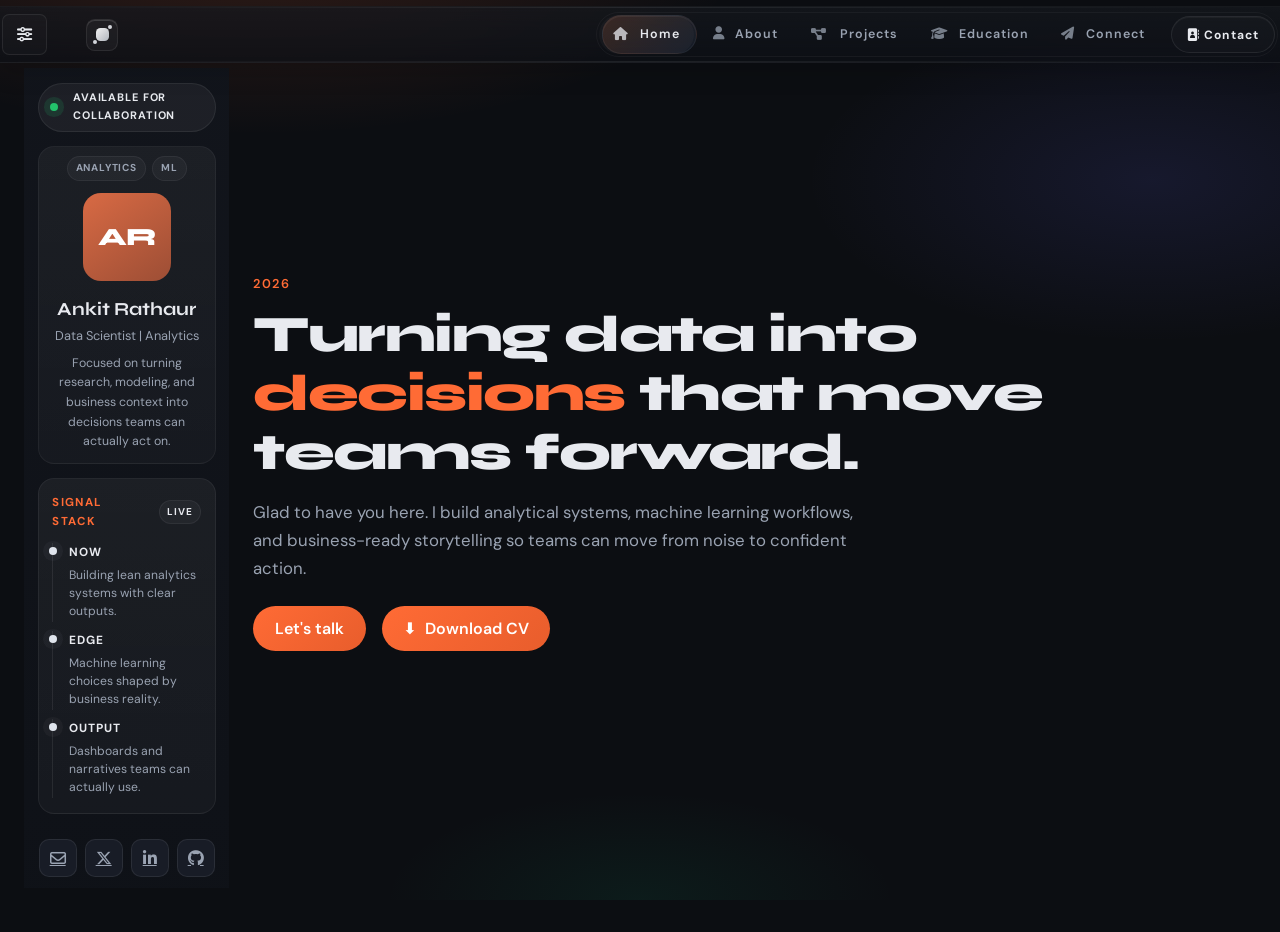
<file: index.html>
<!DOCTYPE html>
<html lang="en" prefix="og: https://ogp.me/ns#">
<head>
    <meta charset="UTF-8">
    <meta name="viewport" content="width=device-width, initial-scale=1.0">
    <meta name="image" property="images\wdhweu56qm.jpg" />
    <meta property="og:title" content="images\wdhweu56qm.jpg" />
    <meta property="og:image" content="images\wdhweu56qm.jpg" />
    <meta property="og:description" content="images\wdhweu56qm.jpg" />
    <meta property="og:url" content="images\wdhweu56qm.jpg" />
    <meta name="author" content="ankit-rathaur" />
    <!-- HOME_SCREEN TITLE -->
    <title>My Home</title>
    <meta name="description" content="Portfolio of Ankit Rathaur - Data Scientist focused on analytics, ML, and visualization.">

    <link href="https://cdn.jsdelivr.net/npm/bootstrap@5.3.3/dist/css/bootstrap.min.css" rel="stylesheet" crossorigin="anonymous">
    <link href="https://unpkg.com/boxicons@2.1.4/css/boxicons.min.css" rel="stylesheet">
    <link rel="stylesheet" href="https://cdnjs.cloudflare.com/ajax/libs/font-awesome/6.5.1/css/all.min.css" crossorigin="anonymous">
    <link rel="preconnect" href="https://fonts.googleapis.com">
    <link rel="preconnect" href="https://fonts.gstatic.com" crossorigin>
    <link href="https://fonts.googleapis.com/css2?family=DM+Sans:ital,opsz,wght@0,9..40,400;0,9..40,500;0,9..40,600;0,9..40,700;1,9..40,400&family=Syne:wght@600;700;800&display=swap" rel="stylesheet">
    <link href="https://unpkg.com/aos@2.3.1/dist/aos.css" rel="stylesheet">
    <link rel="stylesheet" href="css/index.css">
</head>
<!-- BODY STRUCTURE -->
<body class="home-page">
    <div class="mesh-bg" aria-hidden="true"></div>
    <div class="scroll-progress-wrap" aria-hidden="true">
        <div id="scrollProgress" class="scroll-progress" role="progressbar" aria-valuemin="0" aria-valuemax="100" aria-valuenow="0" aria-label="Page scroll progress"></div>
    </div>

    <nav class="navbar navbar-expand-lg navbar-dark site-navbar fixed-top">
        <div class="container">
            <button class="sidebar-toggle-btn d-none d-lg-inline-flex" type="button" id="sidebarToggle" aria-controls="homeSidebar" aria-expanded="true" aria-label="Close sidebar">
                <i class="fa-solid fa-sliders" aria-hidden="true"></i>
                <span class="visually-hidden">Toggle sidebar</span>
            </button>
            <a class="navbar-brand" href="#home-content" aria-label="Ankit Rathaur home">
                <span class="brand-mark" aria-hidden="true">
                    <span class="brand-mark__core"></span>
                    <span class="brand-mark__node brand-mark__node--one"></span>
                    <span class="brand-mark__node brand-mark__node--two"></span>
                </span>
                <!-- <span class="brand-copy">
                    <strong>AR</strong>
                    <small>Data Lab</small>
                </span> -->
            </a>
            <button class="navbar-toggler" type="button" data-bs-toggle="collapse" data-bs-target="#mainNav" aria-controls="mainNav" aria-expanded="false" aria-label="Toggle navigation">
                <span class="navbar-toggler-icon"></span>
            </button>
            <div class="collapse navbar-collapse" id="mainNav">
                <ul class="navbar-nav ms-auto align-items-lg-center gap-lg-1">
                    <li class="nav-item">
                        <a class="nav-link active" href="#home-content"><i class="fa-solid fa-house"></i> Home</a>
                    </li>
                    <li class="nav-item">
                        <a class="nav-link" href="#about-1"><i class="fa-solid fa-user"></i> About</a>
                    </li>
                    <li class="nav-item">
                        <a class="nav-link nav-link-projects" href="html/projects.html"><i class="fa-solid fa-diagram-project"></i> Projects</a>
                    </li>
                    <li class="nav-item">
                        <a class="nav-link" href="#education-pg"><i class="fa-solid fa-graduation-cap"></i> Education</a>
                    </li>
                    <li class="nav-item">
                        <a class="nav-link" href="#contact-form-id"><i class="fa-solid fa-paper-plane"></i> Connect</a>
                    </li>
                    <li class="nav-item ms-lg-2">
                        <a class="btn btn-nav-cta" href="html/contact-us.html"><i class="fa-solid fa-address-book"></i> Contact</a>
                    </li>
                </ul>
            </div>
        </div>
    </nav>

    <div class="container-fluid px-3 px-lg-4 page-shell">
        <div class="row g-4 g-lg-5">
            <aside class="col-lg-3 col-xl-2 d-none d-lg-block sidebar-column" id="homeSidebar" data-aos="fade-right" data-aos-duration="600">
                <div class="profile-card sticky-lg-top">
                    <div class="profile-card-top">
                        <!-- SIDEBAR PART 0 -->
                        <span class="profile-status-badge">Available for collaboration</span>
                        <!-- SIDEBAR PART 1 -->
                        <div class="profile-avatar-wrap">
                            <div class="profile-avatar-meta">
                                <span class="profile-avatar-tag">Analytics</span>
                                <span class="profile-avatar-tag">ML</span>
                            </div>
                            <div class="profile-avatar" role="img" aria-label="Ankit Rathaur initials">AR</div>
                            <div class="profile-name">Ankit Rathaur</div>
                            <p class="profile-role">Data Scientist | Analytics</p>
                            <p class="profile-summary">Focused on turning research, modeling, and business context into decisions teams can actually act on.</p>
                        </div>
                        <!-- SIDEBAR PART 2 -->
                        <div class="profile-focus-panel" aria-label="Current focus">
                            <div class="profile-focus-head">
                                <span class="profile-focus-label">Signal stack</span>
                                <span class="profile-focus-chip">Live</span>
                            </div>
                            <div class="profile-focus-stream">
                                <div class="profile-focus-item">
                                    <strong>Now</strong>
                                    <span>Building lean analytics systems with clear outputs.</span>
                                </div>
                                <div class="profile-focus-item">
                                    <strong>Edge</strong>
                                    <span>Machine learning choices shaped by business reality.</span>
                                </div>
                                <div class="profile-focus-item">
                                    <strong>Output</strong>
                                    <span>Dashboards and narratives teams can actually use.</span>
                                </div>
                            </div>
                        </div>
                    </div>
                    <!-- SIDEBAR MEDIA LINKS -->
                    <div class="social-row">
                        <a href="mailto:ankitrathaur.du.or.26@gmail.com" aria-label="Email contact"><i class="fa-regular fa-envelope"></i></a>
                        <a href="https://x.com/_Ankit_Rathaur" target="_blank" rel="noopener noreferrer" aria-label="X"><i class="fa-brands fa-x-twitter"></i></a>
                        <a href="https://www.linkedin.com/in/ankit-rathaur/" target="_blank" rel="noopener noreferrer" aria-label="LinkedIn"><i class="fa-brands fa-linkedin-in"></i></a>
                        <a href="https://github.com/t-Ankit-Rathaur?tab=repositories" target="_blank" rel="noopener noreferrer" aria-label="GitHub"><i class="fa-brands fa-github"></i></a>
                    </div>
                </div>
            </aside>

            <main class="col-lg-9 col-xl-10" id="main-content">
                <!-- ADDING BACKGROUND VIDEO -->
                <!-- <video autoplay muted loop playsinline class="bg-video">
                    <source src="..\assets\videos\5158727-hd_1920_1080_30fps.mp4" type="video/mp4">
                    Your browser does not support the video tag.
                </video>
                <div class="content">
                    <h1>Your Content Here</h1>
                    <p>This sits above the video</p>
                </div> -->

                <div class="d-lg-none mb-4" data-aos="fade-up">
                    <div class="profile-card">
                        <div class="d-flex align-items-center gap-3 p-3">
                            <div class="profile-avatar mb-0" style="width:72px;height:72px;font-size:1.35rem;border-radius:16px;">AR</div>
                            <div class="flex-grow-1">
                                <div class="profile-name mb-0" style="margin-top:0;">Ankit Rathaur</div>
                                <p class="profile-role mb-2">Aspiring Data Scientist</p>
                            </div>
                        </div>
                    </div>
                </div>

                <section class="hero-section" id="home-content">
                    <div class="row align-items-center">
                        <div class="col-lg-10" data-aos="fade-up" data-aos-delay="50">
                            <p class="hero-kicker">2026</p>
                            <h1 class="hero-title">
                                Turning data into <span class="text-accent">decisions</span> that move teams forward.
                            </h1>
                            <p class="hero-lead">
                                Glad to have you here. I build analytical systems, machine learning workflows, and business-ready storytelling so teams can move from noise to confident action.
                            </p>
                            <div style="display:flex;">
                                <!-- Let's talk Button -->
                                <div class="hero-actions d-flex flex-wrap gap-3">
                                <a class="btn btn-primary-custom" href="#contact-form-id">Let's talk</a>
                                </div>
                                <!-- Download CV button -->
                                <div class="hero-actions d-flex flex-wrap gap-3" style="margin-left: 1rem;">
                                <a class="btn btn-primary-custom" href="##..\assets\pdfs\jqiudiqwd452.pdf"><span style="margin-right: 0.5rem;">⬇</span>Download CV</a>
                                </div>
                            </div>                          
                            
                        </div>
                    </div>                
                </section>

                <section class="intro-section border-top border-secondary border-opacity-25" data-aos="fade-up">
                    <div class="row">
                        <div class="col-12">
                            <div class="intro-panel">
                                <div class="row g-4 g-xl-5 align-items-start">
                                    <div class="col-lg-5 col-xl-4">
                                        <div class="intro-heading-block">
                                            <p class="intro-kicker">What I bring</p>
                                            <h2 class="intro-title">Analytical depth with structure leaders can trust.</h2>
                                            <p class="intro-subcopy">A compact view of how I approach data work, communicate findings, and make analysis useful beyond the dashboard.</p>
                                        </div>
                                    </div>
                                    <div class="col-lg-7 col-xl-5">
                                        <p class="intro-copy mb-0">
                                            I am a Data Scientist focused on transforming complex information into decisions leaders can actually use.
                                            My work blends <strong class="text-light">statistical modeling, machine learning, experimentation, and storytelling</strong>
                                            so the output is not just analysis, but direction. Across <em>finance, healthcare, and marketing</em>, I use
                                            <strong class="text-light">Python, R, SQL, and Tableau</strong> to move teams from ambiguity toward action.
                                        </p>
                                    </div>
                                    <div class="col-xl-3">
                                        <div class="intro-proof-grid intro-proof-grid--stacked">
                                            <div class="intro-proof-card">
                                                <strong>Decision-first</strong>
                                                <span>Insights shaped for teams, not just notebooks.</span>
                                            </div>
                                            <div class="intro-proof-card">
                                                <strong>End-to-end</strong>
                                                <span>From raw data and models to communication and next steps.</span>
                                            </div>
                                            <div class="intro-proof-card">
                                                <strong>Business-aware</strong>
                                                <span>Methods chosen for clarity, speed, and practical adoption.</span>
                                            </div>
                                        </div>
                                    </div>
                                </div>
                            </div>
                        </div>
                    </div>
                </section>

                <section class="education-section border-top border-secondary border-opacity-25" id="education-pg">
                    <div class="education-shell">
                        <div class="section-head education-head" data-aos="fade-up">
                            <p class="about-kicker mb-2">Education</p>
                            <h2>Built on mathematics, sharpened by <span class="text-accent">operations research</span>.</h2>
                            <p>Each step strengthened the way I model uncertainty, structure analysis, and communicate outcomes with clarity.</p>
                        </div>
                        <div class="education-atlas" id="educationRoadmap" data-aos="fade-up" data-aos-delay="80">
                            <div class="education-atlas__hero" data-education-reveal>
                                <div class="education-atlas__copy">
                                    <span class="education-kicker">Academic profile</span>
                                    <strong>Quantitative rigor with a practical decision-making lens.</strong>
                                    <p>My academic path combines mathematical foundations, operations research, and applied analytics. The result is a workflow that stays structured, interpretable, and useful in real settings.</p>
                                </div>
                                <!-- <div class="education-atlas__stats" aria-label="Education highlights">
                                    <div class="education-stat">
                                        <span class="education-stat__value">2020+</span>
                                        <span class="education-stat__label">Focused journey</span>
                                    </div>
                                    <div class="education-stat">
                                        <span class="education-stat__value">8.42</span>
                                        <span class="education-stat__label">CGPA</span>
                                    </div>
                                    <div class="education-stat">
                                        <span class="education-stat__value">Math + OR</span>
                                        <span class="education-stat__label">Core strengths</span>
                                    </div>
                                </div> -->
                            </div>

                            <div class="education-grid">
                                <article class="education-card education-card--featured" data-education-reveal>
                                    <div class="education-card__rail"></div>
                                    <div class="education-card__topline">
                                        <span class="education-card__index">01</span>
                                        <span class="education-card__status">Current</span>
                                    </div>
                                    <p class="education-card__duration">July 2024 - May 2026</p>
                                    <h3>Master of Operational Research</h3>
                                    <p class="education-card__institution">University of Delhi, New Delhi</p>
                                    <p class="education-card__meta">Department of Operational Research</p>
                                    <p class="education-card__copy">Advanced training in optimization, statistical reasoning, and forecasting with a strong focus on turning quantitative methods into practical decisions.</p>
                                    <div class="education-card__tags">
                                        <span>Optimization</span>
                                        <span>Forecasting</span>
                                        <span>Decision Science</span>
                                    </div>
                                </article>

                                <article class="education-card education-card--support" data-education-reveal>
                                    <div class="education-card__rail"></div>
                                    <div class="education-card__topline">
                                        <span class="education-card__index">02</span>
                                        <span class="education-card__status education-card__status--muted">Foundation</span>
                                    </div>
                                    <p class="education-card__duration">Sep 2020 - Aug 2023</p>
                                    <h3>BS (Honors) Mathematics, Statistics &amp; Computer Science</h3>
                                    <p class="education-card__institution">Bundelkhand University, Jhansi</p>
                                    <p class="education-card__meta">Department of Mathematical Sciences and Applications</p>
                                    <p class="education-card__copy">Built the analytical base behind later data work by combining probability, inference, programming, and database fundamentals.</p>
                                    <div class="education-card__tags">
                                        <span>Probability</span>
                                        <span>Statistics</span>
                                        <span>Programming</span>
                                    </div>
                                </article>

                                <article class="education-card education-card--compact" data-education-reveal>
                                    <div class="education-card__rail"></div>
                                    <div class="education-card__topline">
                                        <span class="education-card__index">03</span>
                                        <span class="education-card__status education-card__status--muted">Base</span>
                                    </div>
                                    <p class="education-card__duration">Apr 2018 - Jun 2020</p>
                                    <h3>Senior Secondary Certificate</h3>
                                    <p class="education-card__institution">Gurukulam Public School, Jalaun</p>
                                    <p class="education-card__meta">Central Board of Secondary Education</p>
                                    <p class="education-card__copy">Developed disciplined quantitative habits through mathematics and science, creating the base for later analytical work.</p>
                                    <div class="education-card__tags">
                                        <span>Mathematics</span>
                                        <span>Science</span>
                                        <span>Discipline</span>
                                    </div>
                                </article>
                            </div>
                        </div>
                    </div>
                </section>

                <section class="about-section border-top border-secondary border-opacity-25" id="about-1">
                    <div class="about-panel" data-aos="fade-up">
                        <div class="row g-4 g-xl-5 align-items-stretch">
                            <div class="col-lg-5" data-aos="fade-right" data-aos-delay="50">
                                <div class="about-media">
                                    <div class="about-media__frame">
                                        <div class="about-media__glow" aria-hidden="true"></div>
                                        <img class="about-media__img" src="images\wdhweu56qm.jpg" alt="MacBook workspace setup" loading="lazy" width="1200" height="800">
                                    </div>
                                </div>
                            </div>
                            <div class="col-lg-7 about-copy">
                                <p class="about-kicker">About</p>
                                <h2 class="about-title">Clarity in the <span class="text-accent">noise</span></h2>
                                <p class="about-lead">I combine analytical rigor with storytelling so technical depth and business context stay in the same conversation.</p>
                                <p class="about-text">
                                    I enjoy solving ambiguous problems end-to-end: framing the question, working with messy data, choosing the right model, and explaining results so they can be used instead of shelved. If you are building a data-informed product or team, I would love to contribute.
                                </p>
                                <ul class="about-highlights" aria-label="Strengths">
                                    <li>
                                        <span class="about-highlights__icon"><i class="fa-solid fa-database" aria-hidden="true"></i></span>
                                        <span><strong>Structured pipelines</strong> - reproducible cleaning, features, and validation.</span>
                                    </li>
                                    <li>
                                        <span class="about-highlights__icon"><i class="fa-solid fa-wand-magic-sparkles" aria-hidden="true"></i></span>
                                        <span><strong>Models that fit the problem</strong> - balance accuracy, speed, and interpretability.</span>
                                    </li>
                                    <li>
                                        <span class="about-highlights__icon"><i class="fa-solid fa-comments" aria-hidden="true"></i></span>
                                        <span><strong>Stakeholder-ready narratives</strong> - charts and takeaways people can act on.</span>
                                    </li>
                                </ul>
                                <div class="about-actions">
                                    <!-- <a class="btn btn-primary-custom rounded-pill px-4" href="#education-pg">Education</a> -->
                                    <a class="btn btn-outline-light-custom rounded-pill px-4" href="html/projects.html">View projects</a>
                                </div>
                            </div>
                        </div>
                    </div>
                </section>

                <section class="contact-section border-top border-secondary border-opacity-25" id="contact-form-id">
                    <div class="section-head text-center" data-aos="fade-up">
                        <h2>Let's <span class="text-accent">connect</span></h2>
                    </div>
                    <div class="contact-card" data-aos="zoom-in" data-aos-delay="50">
                        <form id="contactForm" action="#" method="post" novalidate>
                            <div class="row g-3">
                                <div class="col-md-6">
                                    <label class="form-label visually-hidden" for="fullName">Full name</label>
                                    <input class="form-control" id="fullName" name="fullName" type="text" placeholder="Full name" autocomplete="name" required>
                                </div>
                                <div class="col-md-6">
                                    <label class="form-label visually-hidden" for="email">Email</label>
                                    <input class="form-control" id="email" name="email" type="email" placeholder="Email" autocomplete="email" required>
                                </div>
                                <div class="col-md-6">
                                    <label class="form-label visually-hidden" for="phone">Contact number</label>
                                    <input class="form-control" id="phone" name="phone" type="tel" placeholder="Contact number" autocomplete="tel">
                                </div>
                                <div class="col-md-6">
                                    <label class="form-label visually-hidden" for="subject">Subject</label>
                                    <input class="form-control" id="subject" name="subject" type="text" placeholder="Subject">
                                </div>
                                <div class="col-12">
                                    <label class="form-label visually-hidden" for="message">Message</label>
                                    <textarea class="form-control" id="message" name="message" placeholder="Compose your message..." required></textarea>
                                </div>
                                <div class="col-12">
                                    <button class="btn btn-submit" type="submit">Start the conversation</button>
                                </div>
                            </div>
                        </form>
                    </div>
                </section>

                <footer class="site-footer site-footer--rich rounded-top-4" data-aos="fade-up">
                    <div class="footer-accent-line" aria-hidden="true"></div>
                    <div class="container py-4 py-lg-5">
                        <div class="row g-4 g-lg-5 footer-grid">
                            <div class="col-md-6 col-xl-4">
                                <a class="footer-brand" href="#home-content">hello-verse</a>
                                <p class="footer-tagline">Portfolio of Ankit Rathaur - data science, analytics, and thoughtful visualization for decisions that stick.</p>
                            </div>
                            <div class="col-6 col-md-3 col-xl-2">
                                <h3 class="footer-heading">On this page</h3>
                                <ul class="footer-list list-unstyled mb-0">
                                    <li><a href="#home-content">Home</a></li>
                                    <li><a href="#education-pg">Education</a></li>
                                    <li><a href="#about-1">About</a></li>
                                    <li><a href="#contact-form-id">Connect</a></li>
                                </ul>
                            </div>
                            <div class="col-6 col-md-3 col-xl-2">
                                <h3 class="footer-heading">More</h3>
                                <ul class="footer-list list-unstyled mb-0">
                                    <li><a href="html/projects.html">Projects</a></li>
                                    <li><a href="html/contact-us.html">Contact</a></li>
                                    <li><a href="html/privacy-policy.html">Privacy</a></li>
                                    <li><a href="#">FAQ</a></li>
                                </ul>
                            </div>
                            <div class="col-md-12 col-xl-4">
                                <h3 class="footer-heading">Connect</h3>
                                <div class="footer-social" role="list">
                                    <a class="footer-social-btn" role="listitem" href="https://www.instagram.com/accounts/login/?hl=en" aria-label="Instagram"><i class="bx bxl-instagram"></i></a>
                                    <a class="footer-social-btn" role="listitem" href="https://www.linkedin.com/in/ankit-rathaur/" aria-label="LinkedIn"><i class="bx bxl-linkedin"></i></a>
                                    <a class="footer-social-btn" role="listitem" href="index.html" aria-label="This site"><i class="bx bx-link"></i></a>
                                    <a class="footer-social-btn" role="listitem" href="https://github.com/t-Ankit-Rathaur?tab=repositories" aria-label="GitHub"><i class="bx bxl-github"></i></a>
                                    <a class="footer-social-btn" role="listitem" href="mailto:ankitrathaur.du.or.26@gmail.com" aria-label="Email"><i class="bx bxl-gmail"></i></a>
                                </div>
                            </div>
                        </div>
                        <div class="footer-bottom">
                            <p class="footer-copy mb-0">
                                &copy; <span id="yearSpan">2026</span> Ankit Rathaur &#8226; All rights reserved &#8226; Crafted for clarity.
                            </p>
                        </div>
                    </div>
                </footer>
            </main>
        </div>
    </div>

    <button type="button" id="backToTop" class="back-to-top" aria-label="Back to top" aria-hidden="true">
        <i class="fa-solid fa-arrow-up" aria-hidden="true"></i>
    </button>

    <div class="toast-container site-toast-container p-3">
        <div id="siteToast" class="toast site-toast toast--neutral" role="status" aria-live="polite" aria-atomic="true">
            <div class="toast-header site-toast-header">
                <strong class="me-auto toast-title">Notice</strong>
                <button type="button" class="btn-close btn-close-white" data-bs-dismiss="toast" aria-label="Close"></button>
            </div>
            <div class="toast-body toast-msg">Message</div>
        </div>
    </div>

    <script src="https://cdn.jsdelivr.net/npm/bootstrap@5.3.3/dist/js/bootstrap.bundle.min.js" crossorigin="anonymous"></script>
    <script src="https://unpkg.com/aos@2.3.1/dist/aos.js"></script>
    <script src="js/site.js" defer></script>
</body>
</html>
</file>
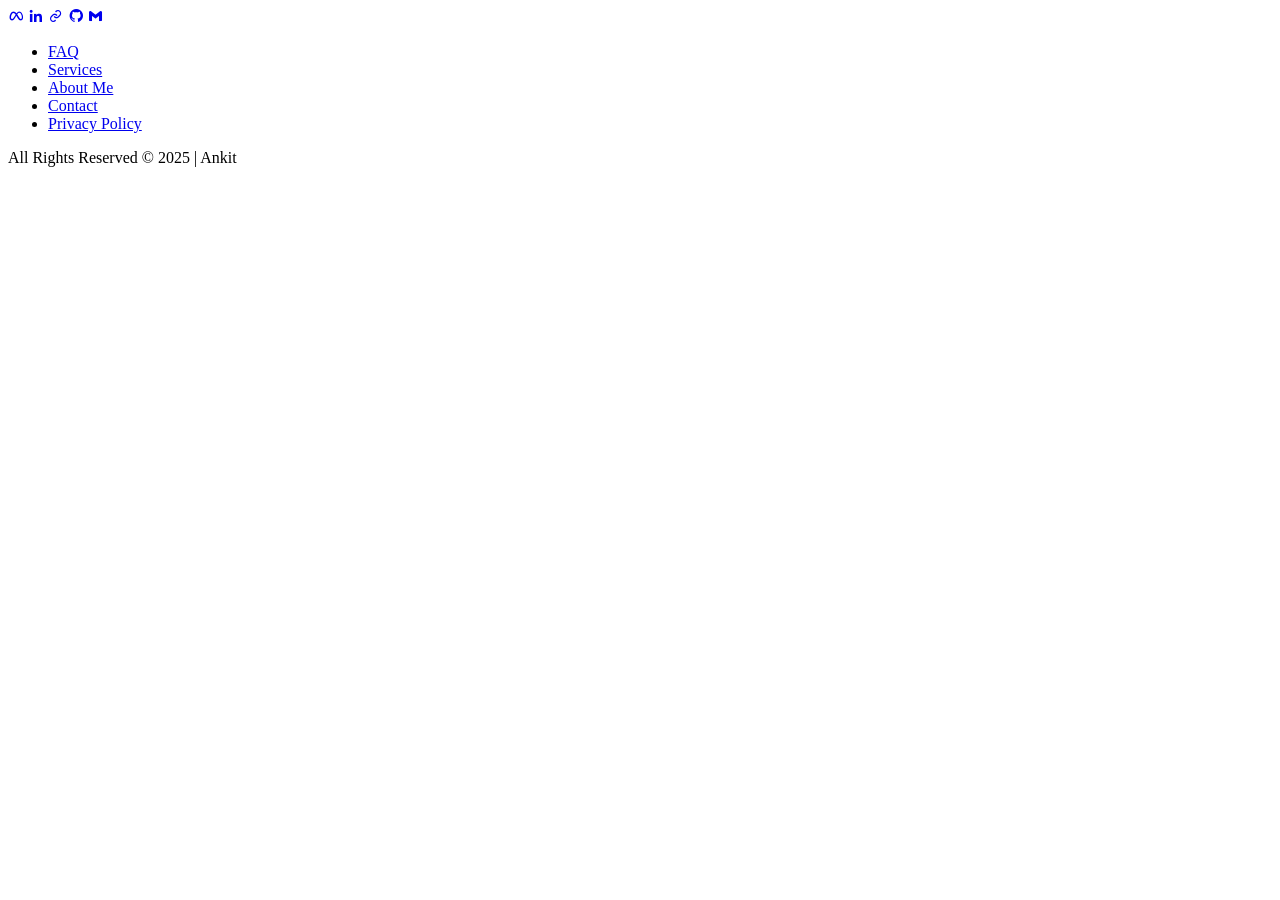
<file: components/footer.html>
<!DOCTYPE html>
<html lang="en">
<head>
    <meta charset="UTF-8">
    <meta name="viewport" content="width=device-width, initial-scale=1.0">
    <title>my portfolio</title>
    <link rel="stylesheet" href="############">
    <!-- Boxicons CDN for icons -->
    <link href='https://unpkg.com/boxicons@2.1.4/css/boxicons.min.css' rel='stylesheet'>
    <!-- Font Awesome CDN for icons -->
    <link rel="stylesheet" href="https://cdnjs.cloudflare.com/ajax/libs/font-awesome/6.0.0/css/all.min.css">
    <link rel="icon" type="images/jpg" href="portfolio_logo.png">
</head>

<!-- Body of the Page -->
<body>

    





    <!-- ---------------------------------------
    Footer Part
    -------------------------------------------->
    <footer class="footer">

        <div class="social">
            <a href="#"><i class='bx bxl-meta'></i></a>
            <a href="#"><i class='bx bxl-linkedin' ></i></a>
            <a href="#"><i class='bx bx-link' ></i></a>
            <a href="#"><i class='bx bxl-github' ></i></a>
            <a href="#"><i class='bx bxl-gmail' ></i></a>
        </div>

        <ul class="list">
            <li>
                <a href="#">FAQ</a>
            </li>
            <li>
                <a href="#">Services</a>
            </li>
            <li>
                <a href="#">About Me</a>
            </li>
            <li>
                <a href="#">Contact</a>
            </li>
            <li>
                <a href="#">Privacy Policy</a>
            </li>
        </ul>

        <p class="copyright">All Rights Reserved &#169; 2025 | Ankit</p>
    </footer>

</body>
</html>
</file>
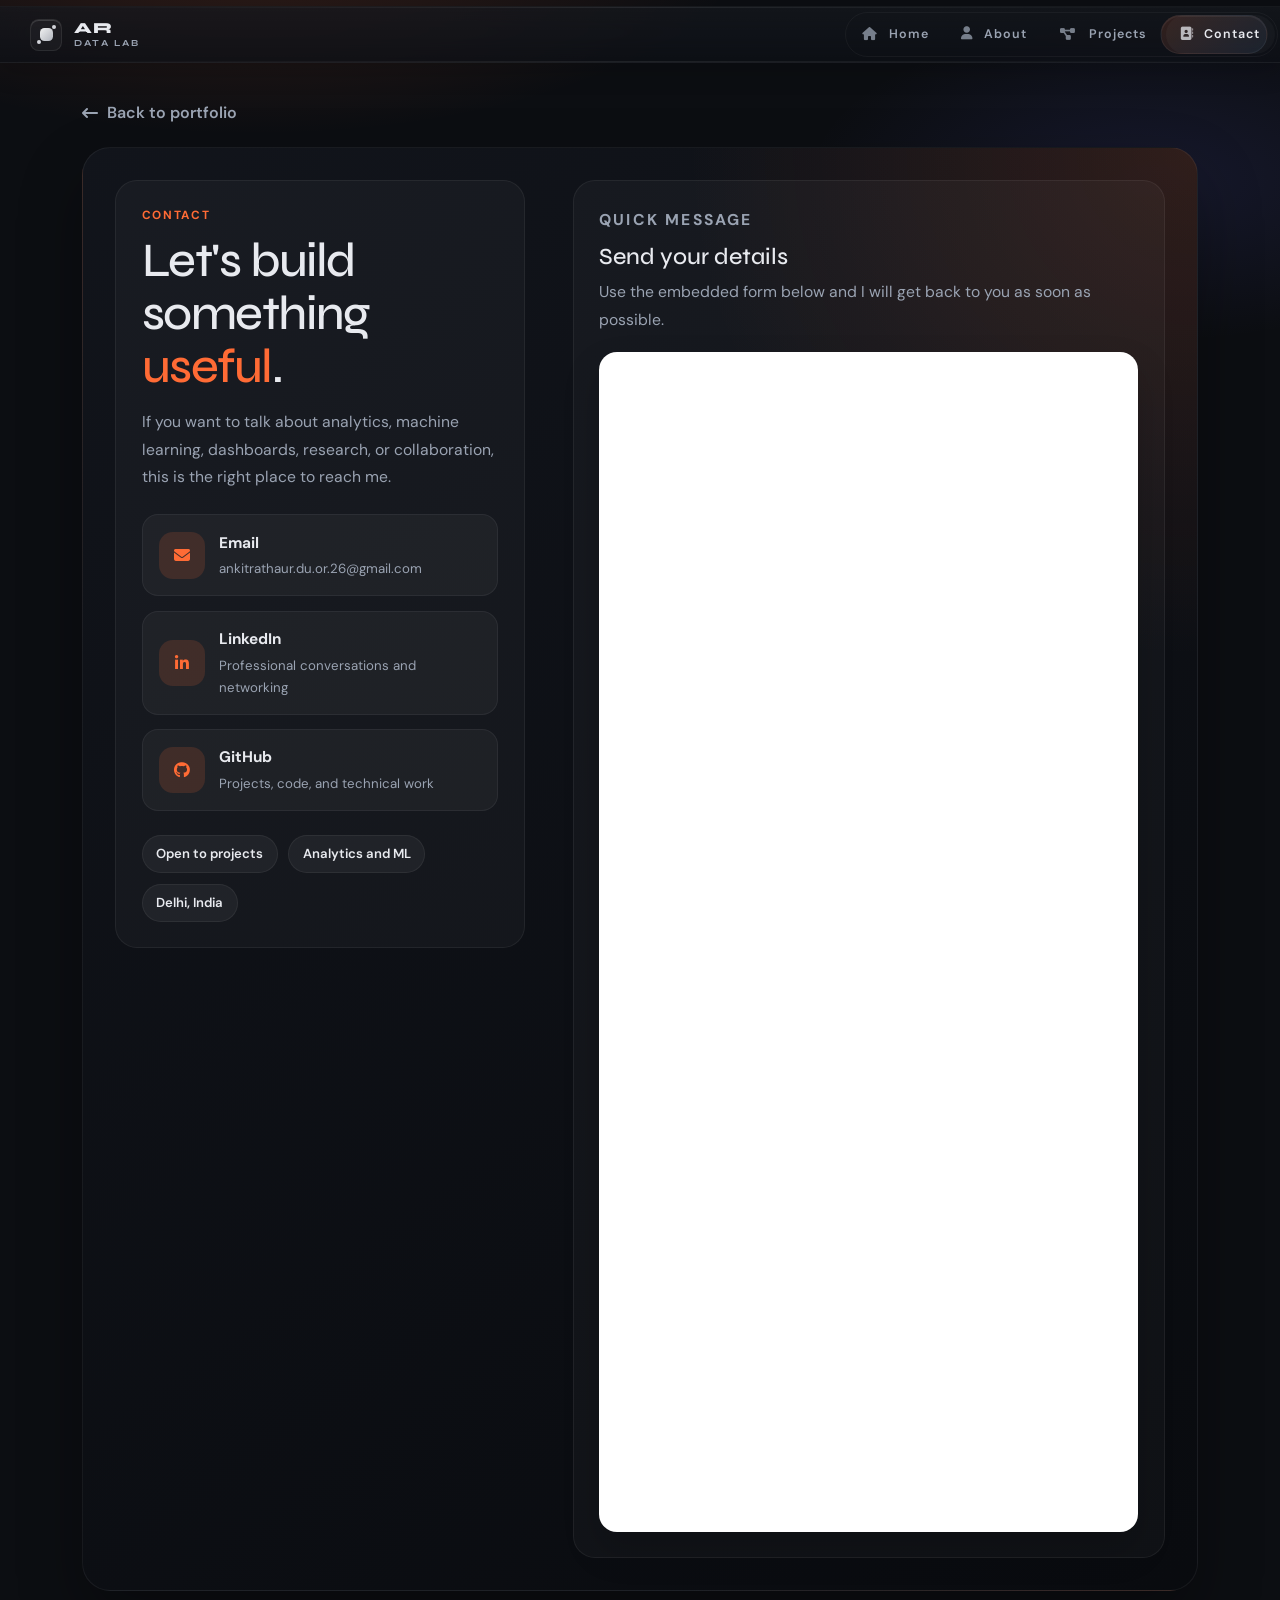
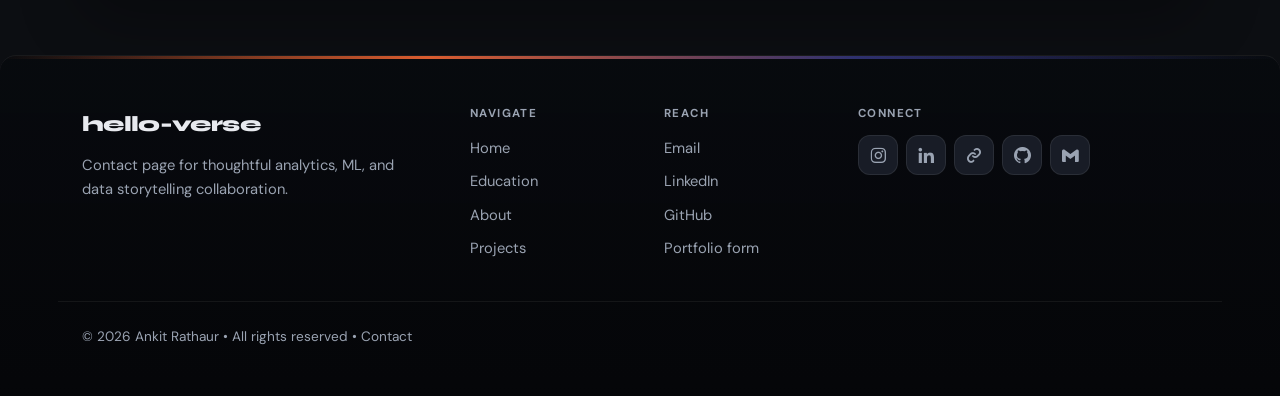
<file: html/contact-us.html>
<!DOCTYPE html>
<html lang="en">
<head>
  <meta charset="UTF-8" />
  <meta name="viewport" content="width=device-width, initial-scale=1.0" />
  <title>Contact - hello-verse</title>
  <meta name="description" content="Contact Ankit Rathaur for analytics, machine learning, and data-focused collaboration." />

  <link href="https://cdn.jsdelivr.net/npm/bootstrap@5.3.3/dist/css/bootstrap.min.css" rel="stylesheet" crossorigin="anonymous" />
  <link href="https://unpkg.com/boxicons@2.1.4/css/boxicons.min.css" rel="stylesheet" />
  <link rel="stylesheet" href="https://cdnjs.cloudflare.com/ajax/libs/font-awesome/6.5.1/css/all.min.css" crossorigin="anonymous" />
  <link rel="preconnect" href="https://fonts.googleapis.com" />
  <link rel="preconnect" href="https://fonts.gstatic.com" crossorigin />
  <link href="https://fonts.googleapis.com/css2?family=DM+Sans:ital,opsz,wght@0,9..40,400;0,9..40,500;0,9..40,600;0,9..40,700&family=Syne:wght@600;700;800&display=swap" rel="stylesheet" />
  <link rel="stylesheet" href="../css/index.css" />
  <link rel="stylesheet" href="../css/contact_us.css" />
</head>
<body class="contact-page">
  <div class="mesh-bg" aria-hidden="true"></div>

  <nav class="navbar navbar-expand-lg navbar-dark site-navbar fixed-top">
    <div class="container">
      <a class="navbar-brand" href="../index.html#home-content" aria-label="Ankit Rathaur home">
        <span class="brand-mark" aria-hidden="true">
          <span class="brand-mark__core"></span>
          <span class="brand-mark__node brand-mark__node--one"></span>
          <span class="brand-mark__node brand-mark__node--two"></span>
        </span>
        <span class="brand-copy">
          <strong>AR</strong>
          <small>Data Lab</small>
        </span>
      </a>
      <button class="navbar-toggler" type="button" data-bs-toggle="collapse" data-bs-target="#contactNav" aria-controls="contactNav" aria-expanded="false" aria-label="Toggle navigation">
        <span class="navbar-toggler-icon"></span>
      </button>
      <div class="collapse navbar-collapse" id="contactNav">
        <ul class="navbar-nav ms-auto align-items-lg-center gap-lg-1">
          <li class="nav-item">
            <a class="nav-link" href="../index.html#home-content"><i class="fa-solid fa-house"></i> Home</a>
          </li>
          <li class="nav-item">
            <a class="nav-link" href="../index.html#about-1"><i class="fa-solid fa-user"></i> About</a>
          </li>
          <li class="nav-item">
            <a class="nav-link nav-link-projects" href="projects.html"><i class="fa-solid fa-diagram-project"></i> Projects</a>
          </li>
          <li class="nav-item">
            <a class="nav-link active" href="contact-us.html" aria-current="page"><i class="fa-solid fa-address-book"></i> Contact</a>
          </li>
        </ul>
      </div>
    </div>
  </nav>

  <main class="contact-main">
    <section class="contact-hero">
      <div class="container">
        <a class="contact-back-link" href="../index.html#contact-form-id">
          <i class="fa-solid fa-arrow-left-long" aria-hidden="true"></i> Back to portfolio
        </a>
        <div class="contact-hero-shell">
          <div class="row g-4 g-xl-5 align-items-start">
            <div class="col-lg-5">
              <div class="contact-intro-card">
                <p class="contact-kicker">Contact</p>
                <h1>Let's build something <span class="text-accent">useful</span>.</h1>
                <p class="contact-lead">
                  If you want to talk about analytics, machine learning, dashboards, research, or collaboration, this is the right place to reach me.
                </p>

                <div class="contact-methods">
                  <a class="contact-method-card" href="mailto:ankitrathaur.du.or.26@gmail.com">
                    <span class="contact-method-icon"><i class="fa-solid fa-envelope"></i></span>
                    <span class="contact-method-copy">
                      <strong>Email</strong>
                      <small>ankitrathaur.du.or.26@gmail.com</small>
                    </span>
                  </a>

                  <a class="contact-method-card" href="https://www.linkedin.com/in/ankit-rathaur/" target="_blank" rel="noopener noreferrer">
                    <span class="contact-method-icon"><i class="fa-brands fa-linkedin-in"></i></span>
                    <span class="contact-method-copy">
                      <strong>LinkedIn</strong>
                      <small>Professional conversations and networking</small>
                    </span>
                  </a>

                  <a class="contact-method-card" href="https://github.com/t-Ankit-Rathaur?tab=repositories" target="_blank" rel="noopener noreferrer">
                    <span class="contact-method-icon"><i class="fa-brands fa-github"></i></span>
                    <span class="contact-method-copy">
                      <strong>GitHub</strong>
                      <small>Projects, code, and technical work</small>
                    </span>
                  </a>
                </div>

                <div class="contact-availability">
                  <div class="contact-availability-chip">Open to projects</div>
                  <div class="contact-availability-chip">Analytics and ML</div>
                  <div class="contact-availability-chip">Delhi, India</div>
                </div>
              </div>
            </div>

            <div class="col-lg-7">
              <div class="contact-form-shell">
                <div class="contact-form-head">
                  <p class="contact-form-kicker">Quick message</p>
                  <h2>Send your details</h2>
                  <p>Use the embedded form below and I will get back to you as soon as possible.</p>
                </div>
                <div class="contact-form-frame-wrap">
                  <iframe
                    class="contact-form-frame"
                    src="https://docs.google.com/forms/d/e/1FAIpQLSfYFHaa3tYcHXw8e44KdZs-MOB0l9TkdJIwQTAGvpRhbSkGEw/viewform?embedded=true"
                    title="Google contact form"
                    loading="lazy">
                    Loading...
                  </iframe>
                </div>
              </div>
            </div>
          </div>
        </div>
      </div>
    </section>
  </main>

  <footer class="site-footer site-footer--rich rounded-top-4 mt-auto">
    <div class="footer-accent-line" aria-hidden="true"></div>
    <div class="container py-4 py-lg-5">
      <div class="row g-4 g-lg-5 footer-grid">
        <div class="col-md-6 col-xl-4">
          <a class="footer-brand" href="../index.html#home-content">hello-verse</a>
          <p class="footer-tagline">Contact page for thoughtful analytics, ML, and data storytelling collaboration.</p>
        </div>
        <div class="col-6 col-md-3 col-xl-2">
          <h3 class="footer-heading">Navigate</h3>
          <ul class="footer-list list-unstyled mb-0">
            <li><a href="../index.html#home-content">Home</a></li>
            <li><a href="../index.html#education-pg">Education</a></li>
            <li><a href="../index.html#about-1">About</a></li>
            <li><a href="projects.html">Projects</a></li>
          </ul>
        </div>
        <div class="col-6 col-md-3 col-xl-2">
          <h3 class="footer-heading">Reach</h3>
          <ul class="footer-list list-unstyled mb-0">
            <li><a href="mailto:ankitrathaur.du.or.26@gmail.com">Email</a></li>
            <li><a href="https://www.linkedin.com/in/ankit-rathaur/">LinkedIn</a></li>
            <li><a href="https://github.com/t-Ankit-Rathaur?tab=repositories">GitHub</a></li>
            <li><a href="../index.html#contact-form-id">Portfolio form</a></li>
          </ul>
        </div>
        <div class="col-md-12 col-xl-4">
          <h3 class="footer-heading">Connect</h3>
          <div class="footer-social" role="list">
            <a class="footer-social-btn" role="listitem" href="https://www.instagram.com/accounts/login/?hl=en" aria-label="Instagram"><i class="bx bxl-instagram"></i></a>
            <a class="footer-social-btn" role="listitem" href="https://www.linkedin.com/in/ankit-rathaur/" aria-label="LinkedIn"><i class="bx bxl-linkedin"></i></a>
            <a class="footer-social-btn" role="listitem" href="../index.html" aria-label="Home"><i class="bx bx-link"></i></a>
            <a class="footer-social-btn" role="listitem" href="https://github.com/t-Ankit-Rathaur?tab=repositories" aria-label="GitHub"><i class="bx bxl-github"></i></a>
            <a class="footer-social-btn" role="listitem" href="mailto:ankitrathaur.du.or.26@gmail.com" aria-label="Email"><i class="bx bxl-gmail"></i></a>
          </div>
        </div>
      </div>
      <div class="footer-bottom">
        <p class="footer-copy mb-0">&copy; <span id="yearSpan">2026</span> Ankit Rathaur &#8226; All rights reserved &#8226; Contact</p>
      </div>
    </div>
  </footer>

  <script src="https://cdn.jsdelivr.net/npm/bootstrap@5.3.3/dist/js/bootstrap.bundle.min.js" crossorigin="anonymous"></script>
  <script src="../js/site.js" defer></script>
</body>
</html>
</file>
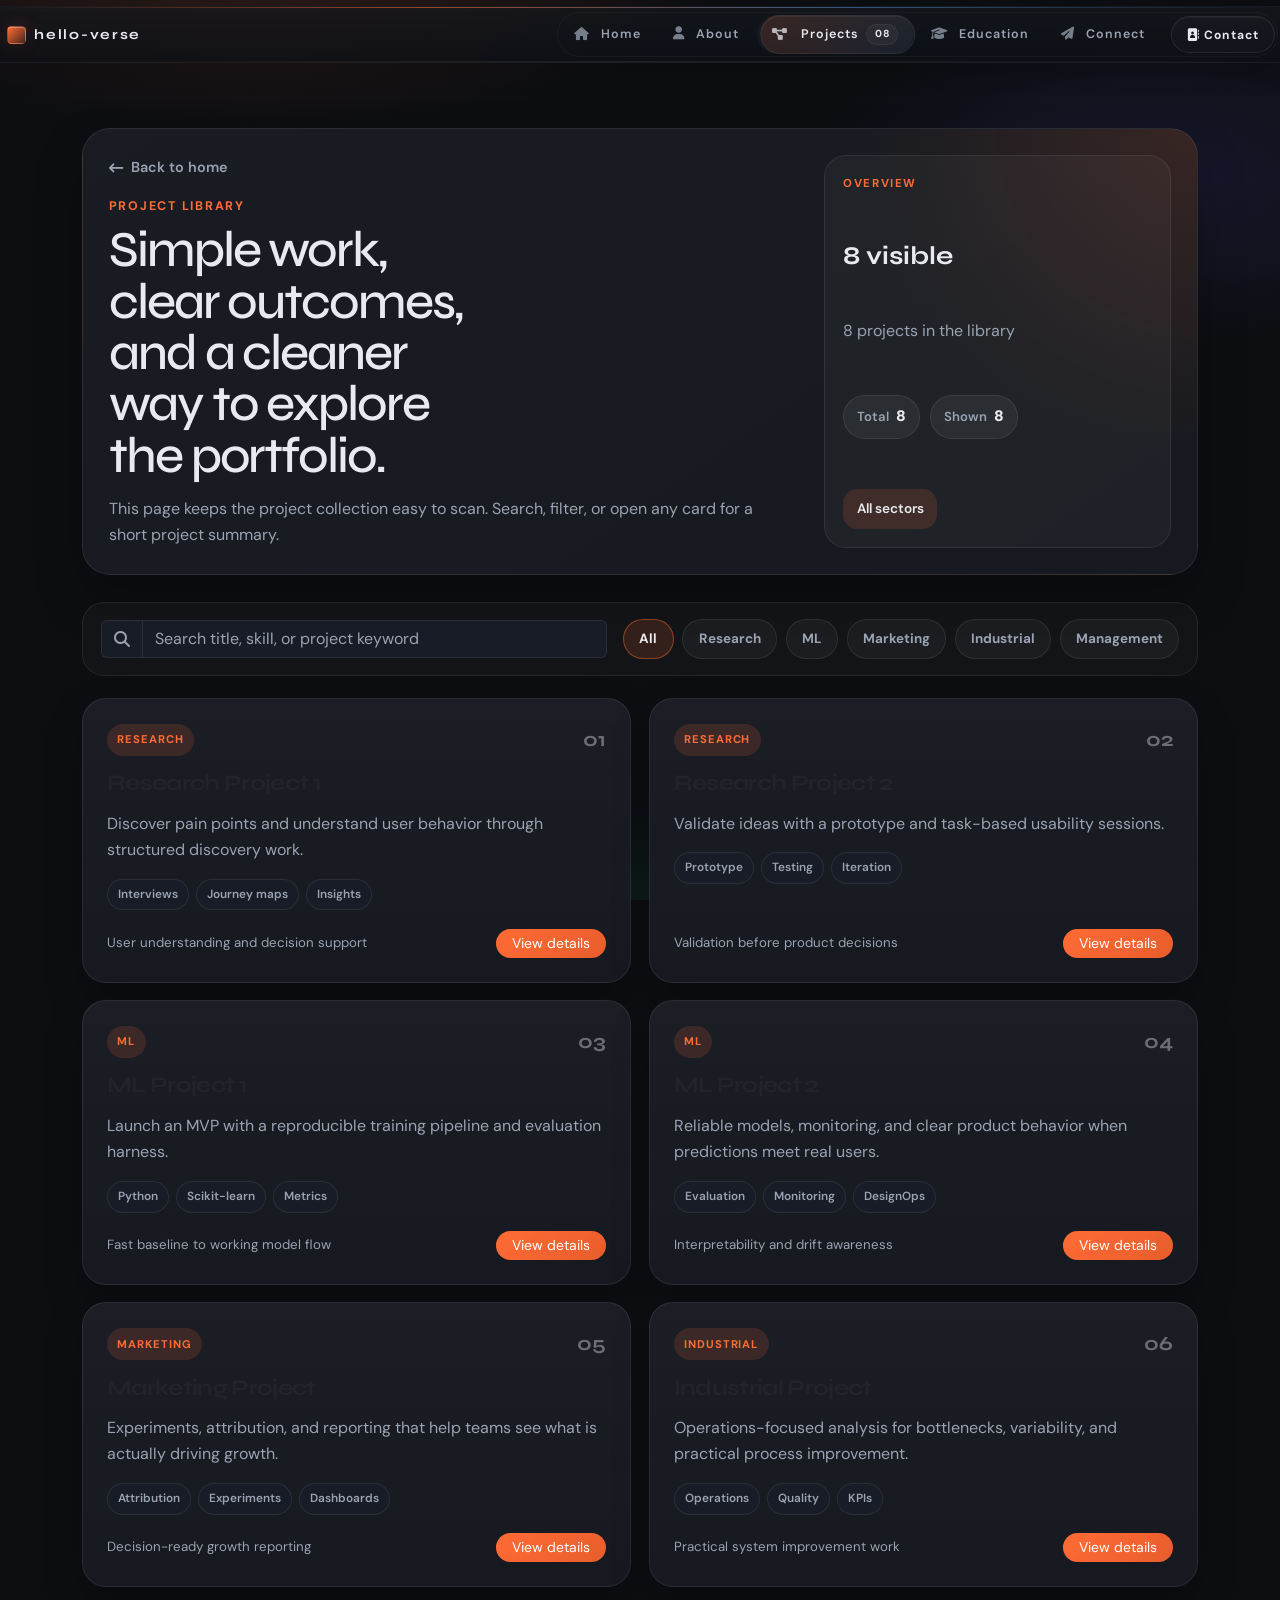
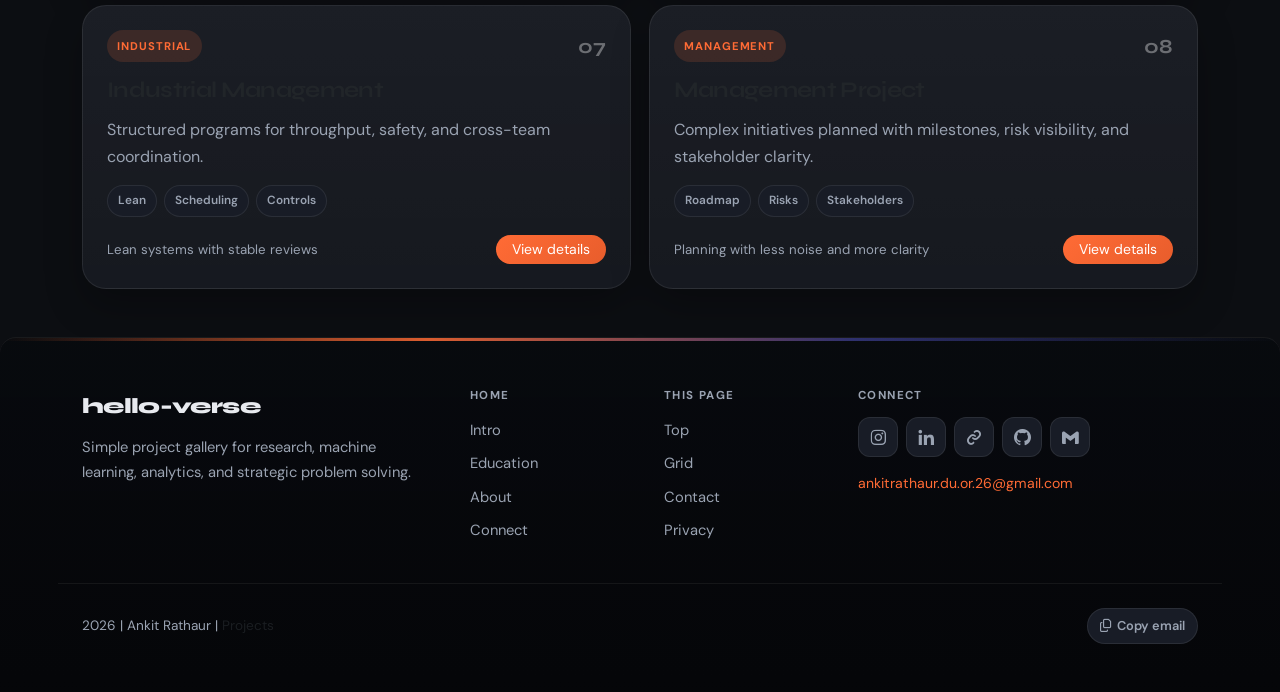
<file: html/project.html>
<!DOCTYPE html>
<html lang="en">
<head>
  <meta charset="UTF-8" />
  <meta name="viewport" content="width=device-width, initial-scale=1.0" />
  <title>Projects - hello-verse</title>
  <meta name="description" content="Selected research, machine learning, and analytics projects by Ankit Rathaur." />

  <link href="https://cdn.jsdelivr.net/npm/bootstrap@5.3.3/dist/css/bootstrap.min.css" rel="stylesheet" crossorigin="anonymous" />
  <link href="https://unpkg.com/boxicons@2.1.4/css/boxicons.min.css" rel="stylesheet" />
  <link rel="stylesheet" href="https://cdnjs.cloudflare.com/ajax/libs/font-awesome/6.5.1/css/all.min.css" crossorigin="anonymous" />
  <link rel="preconnect" href="https://fonts.googleapis.com" />
  <link rel="preconnect" href="https://fonts.gstatic.com" crossorigin />
  <link href="https://fonts.googleapis.com/css2?family=DM+Sans:ital,opsz,wght@0,9..40,400;0,9..40,500;0,9..40,600;0,9..40,700&family=Syne:wght@600;700;800&display=swap" rel="stylesheet" />
  <link rel="stylesheet" href="../css/index_style.css" />
  <link rel="stylesheet" href="../css/projects_styles.css" />
</head>
<body class="projects-page">
  <div class="mesh-bg" aria-hidden="true"></div>

  <nav class="navbar navbar-expand-lg navbar-dark site-navbar fixed-top">
    <div class="container">
      <a class="navbar-brand" href="../index.html#home-content">hello-verse</a>
      <button class="navbar-toggler" type="button" data-bs-toggle="collapse" data-bs-target="#projectsNav" aria-controls="projectsNav" aria-expanded="false" aria-label="Toggle navigation">
        <span class="navbar-toggler-icon"></span>
      </button>
      <div class="collapse navbar-collapse" id="projectsNav">
        <ul class="navbar-nav ms-auto align-items-lg-center gap-lg-1">
          <li class="nav-item">
            <a class="nav-link" href="../index.html#home-content"><i class="fa-solid fa-house"></i> Home</a>
          </li>
          <li class="nav-item">
            <a class="nav-link" href="../index.html#about-1"><i class="fa-solid fa-user"></i> About</a>
          </li>
          <li class="nav-item">
            <a class="nav-link active nav-link-projects" href="project.html" aria-current="page"><i class="fa-solid fa-diagram-project"></i> Projects <span class="nav-count-badge">08</span></a>
          </li>
          <li class="nav-item">
            <a class="nav-link" href="../index.html#education-pg"><i class="fa-solid fa-graduation-cap"></i> Education</a>
          </li>
          <li class="nav-item">
            <a class="nav-link" href="../index.html#contact-form-id"><i class="fa-solid fa-paper-plane"></i> Connect</a>
          </li>
          <li class="nav-item ms-lg-2">
            <a class="btn btn-nav-cta" href="contact-us.html"><i class="fa-solid fa-address-book"></i> Contact</a>
          </li>
        </ul>
      </div>
    </div>
  </nav>

  <main class="projects-shell">
    <header class="projects-hero" id="projects-hero">
      <div class="container">
        <div class="projects-hero-card">
          <div class="projects-hero-copy">
            <a class="projects-back-link" href="../index.html#home-content">
              <i class="fa-solid fa-arrow-left-long" aria-hidden="true"></i> Back to home
            </a>
            <p class="projects-kicker">Project library</p>
            <h1 class="projects-title">Simple work, clear outcomes, and a cleaner way to explore the portfolio.</h1>
            <p class="projects-lead">This page keeps the project collection easy to scan. Search, filter, or open any card for a short project summary.</p>
          </div>

          <aside class="projects-summary-card" aria-label="Projects summary">
            <span class="projects-summary-label">Overview</span>
            <strong><span id="statVisible">8</span> visible</strong>
            <p><span id="statTotal">8</span> projects in the library</p>
            <div class="projects-count-row" aria-live="polite">
              <span class="projects-count-pill">Total <b id="statTotalBadge">8</b></span>
              <span class="projects-count-pill">Shown <b id="statVisibleBadge">8</b></span>
            </div>
            <div class="projects-active-state" id="activeFilterLabel">All sectors</div>
          </aside>
        </div>
      </div>
    </header>

    <section class="container projects-controls-wrap">
      <div class="projects-controls-panel">
        <div class="projects-search-wrap">
          <label class="visually-hidden" for="projectSearch">Search projects</label>
          <div class="input-group projects-search">
            <span class="input-group-text"><i class="fa-solid fa-magnifying-glass"></i></span>
            <input type="search" id="projectSearch" class="form-control" placeholder="Search title, skill, or project keyword" autocomplete="off" />
          </div>
        </div>
        <div class="projects-toolbar" role="group" aria-label="Filter by category">
          <button type="button" class="filter-chip active" data-filter="all">All</button>
          <button type="button" class="filter-chip" data-filter="research">Research</button>
          <button type="button" class="filter-chip" data-filter="ml">ML</button>
          <button type="button" class="filter-chip" data-filter="marketing">Marketing</button>
          <button type="button" class="filter-chip" data-filter="industrial">Industrial</button>
          <button type="button" class="filter-chip" data-filter="management">Management</button>
        </div>
      </div>
    </section>

    <section class="container projects-main pb-5">
      <p class="projects-empty text-center text-muted py-5 d-none" id="projectsEmpty" role="status">No projects match your filters. Try another keyword or category.</p>

      <div class="projects-grid" id="projectsGrid">
        <div class="project-item" data-category="research" data-search="ux research usability interviews pain points behavior qualitative">
          <article class="card portfolio-card h-100 border-0">
            <div class="card-body d-flex flex-column">
              <div class="portfolio-card-meta">
                <span class="portfolio-badge">Research</span>
                <span class="portfolio-index">01</span>
              </div>
              <h2 class="portfolio-card-title">Research Project 1</h2>
              <p class="portfolio-card-summary">Discover pain points and understand user behavior through structured discovery work.</p>
              <ul class="portfolio-tags">
                <li>Interviews</li>
                <li>Journey maps</li>
                <li>Insights</li>
              </ul>
              <div class="portfolio-card-footer mt-auto">
                <span class="portfolio-card-note">User understanding and decision support</span>
                <button type="button" class="btn btn-sm btn-primary-custom rounded-pill px-3 project-open" data-bs-toggle="modal" data-bs-target="#projectModal"
                  data-title="Research Project 1"
                  data-category="Research"
                  data-detail="Mixed-methods study combining stakeholder interviews and survey data to prioritize problem areas. Deliverables included affinity mapping, prioritized opportunity themes, and measurable UX metrics aligned with business goals.">
                  View details
                </button>
              </div>
            </div>
          </article>
        </div>

        <div class="project-item" data-category="research" data-search="prototype validation usability testing interactive figma">
          <article class="card portfolio-card h-100 border-0">
            <div class="card-body d-flex flex-column">
              <div class="portfolio-card-meta">
                <span class="portfolio-badge">Research</span>
                <span class="portfolio-index">02</span>
              </div>
              <h2 class="portfolio-card-title">Research Project 2</h2>
              <p class="portfolio-card-summary">Validate ideas with a prototype and task-based usability sessions.</p>
              <ul class="portfolio-tags">
                <li>Prototype</li>
                <li>Testing</li>
                <li>Iteration</li>
              </ul>
              <div class="portfolio-card-footer mt-auto">
                <span class="portfolio-card-note">Validation before product decisions</span>
                <button type="button" class="btn btn-sm btn-primary-custom rounded-pill px-3 project-open" data-bs-toggle="modal" data-bs-target="#projectModal"
                  data-title="Research Project 2"
                  data-category="Research"
                  data-detail="End-to-end validation sprint: clickable prototype, test script, and results dashboard. Findings were translated into a concise backlog ranked by impact and effort for the next release cycle.">
                  View details
                </button>
              </div>
            </div>
          </article>
        </div>

        <div class="project-item" data-category="ml" data-search="python sklearn classification pipeline mvp model">
          <article class="card portfolio-card h-100 border-0">
            <div class="card-body d-flex flex-column">
              <div class="portfolio-card-meta">
                <span class="portfolio-badge">ML</span>
                <span class="portfolio-index">03</span>
              </div>
              <h2 class="portfolio-card-title">ML Project 1</h2>
              <p class="portfolio-card-summary">Launch an MVP with a reproducible training pipeline and evaluation harness.</p>
              <ul class="portfolio-tags">
                <li>Python</li>
                <li>Scikit-learn</li>
                <li>Metrics</li>
              </ul>
              <div class="portfolio-card-footer mt-auto">
                <span class="portfolio-card-note">Fast baseline to working model flow</span>
                <button type="button" class="btn btn-sm btn-primary-custom rounded-pill px-3 project-open" data-bs-toggle="modal" data-bs-target="#projectModal"
                  data-title="ML Project 1"
                  data-category="Machine learning"
                  data-detail="Baseline and tuned models with cross-validation, leakage checks, and threshold tuning for business constraints. Packaging includes requirements, config, and a lightweight API sketch for integration.">
                  View details
                </button>
              </div>
            </div>
          </article>
        </div>

        <div class="project-item" data-category="ml" data-search="deep learning pytorch visualization ops mlops monitoring">
          <article class="card portfolio-card h-100 border-0">
            <div class="card-body d-flex flex-column">
              <div class="portfolio-card-meta">
                <span class="portfolio-badge">ML</span>
                <span class="portfolio-index">04</span>
              </div>
              <h2 class="portfolio-card-title">ML Project 2</h2>
              <p class="portfolio-card-summary">Reliable models, monitoring, and clear product behavior when predictions meet real users.</p>
              <ul class="portfolio-tags">
                <li>Evaluation</li>
                <li>Monitoring</li>
                <li>DesignOps</li>
              </ul>
              <div class="portfolio-card-footer mt-auto">
                <span class="portfolio-card-note">Interpretability and drift awareness</span>
                <button type="button" class="btn btn-sm btn-primary-custom rounded-pill px-3 project-open" data-bs-toggle="modal" data-bs-target="#projectModal"
                  data-title="ML Project 2"
                  data-category="Machine learning"
                  data-detail="Explored model families with emphasis on interpretability and drift detection. Documented decision thresholds, fallback behavior, and a review cadence so product and design stay aligned as data changes.">
                  View details
                </button>
              </div>
            </div>
          </article>
        </div>

        <div class="project-item" data-category="marketing" data-search="campaign analytics attribution roi growth experiments">
          <article class="card portfolio-card h-100 border-0">
            <div class="card-body d-flex flex-column">
              <div class="portfolio-card-meta">
                <span class="portfolio-badge">Marketing</span>
                <span class="portfolio-index">05</span>
              </div>
              <h2 class="portfolio-card-title">Marketing Project</h2>
              <p class="portfolio-card-summary">Experiments, attribution, and reporting that help teams see what is actually driving growth.</p>
              <ul class="portfolio-tags">
                <li>Attribution</li>
                <li>Experiments</li>
                <li>Dashboards</li>
              </ul>
              <div class="portfolio-card-footer mt-auto">
                <span class="portfolio-card-note">Decision-ready growth reporting</span>
                <button type="button" class="btn btn-sm btn-primary-custom rounded-pill px-3 project-open" data-bs-toggle="modal" data-bs-target="#projectModal"
                  data-title="Marketing Project"
                  data-category="Marketing analytics"
                  data-detail="Built a reporting layer connecting channel spend to downstream conversions with sanity checks and seasonality notes. Stakeholders received a short narrative plus charts they could filter by segment and time window.">
                  View details
                </button>
              </div>
            </div>
          </article>
        </div>

        <div class="project-item" data-category="industrial" data-search="operations throughput quality supply chain process">
          <article class="card portfolio-card h-100 border-0">
            <div class="card-body d-flex flex-column">
              <div class="portfolio-card-meta">
                <span class="portfolio-badge">Industrial</span>
                <span class="portfolio-index">06</span>
              </div>
              <h2 class="portfolio-card-title">Industrial Project</h2>
              <p class="portfolio-card-summary">Operations-focused analysis for bottlenecks, variability, and practical process improvement.</p>
              <ul class="portfolio-tags">
                <li>Operations</li>
                <li>Quality</li>
                <li>KPIs</li>
              </ul>
              <div class="portfolio-card-footer mt-auto">
                <span class="portfolio-card-note">Practical system improvement work</span>
                <button type="button" class="btn btn-sm btn-primary-custom rounded-pill px-3 project-open" data-bs-toggle="modal" data-bs-target="#projectModal"
                  data-title="Industrial Project"
                  data-category="Industrial"
                  data-detail="Mapped the value stream, quantified wait times, and tested improvement ideas with before/after metrics. Recommendations prioritized quick wins that reduced rework without heavy capital spend.">
                  View details
                </button>
              </div>
            </div>
          </article>
        </div>

        <div class="project-item" data-category="industrial" data-search="management lean six sigma scheduling inventory">
          <article class="card portfolio-card h-100 border-0">
            <div class="card-body d-flex flex-column">
              <div class="portfolio-card-meta">
                <span class="portfolio-badge">Industrial</span>
                <span class="portfolio-index">07</span>
              </div>
              <h2 class="portfolio-card-title">Industrial Management</h2>
              <p class="portfolio-card-summary">Structured programs for throughput, safety, and cross-team coordination.</p>
              <ul class="portfolio-tags">
                <li>Lean</li>
                <li>Scheduling</li>
                <li>Controls</li>
              </ul>
              <div class="portfolio-card-footer mt-auto">
                <span class="portfolio-card-note">Lean systems with stable reviews</span>
                <button type="button" class="btn btn-sm btn-primary-custom rounded-pill px-3 project-open" data-bs-toggle="modal" data-bs-target="#projectModal"
                  data-title="Industrial Management"
                  data-category="Industrial"
                  data-detail="Designed a management system for recurring reviews, escalation paths, and KPI ownership. Focused on clarity so teams could sustain improvements after the initial rollout.">
                  View details
                </button>
              </div>
            </div>
          </article>
        </div>

        <div class="project-item" data-category="management" data-search="program management roadmap stakeholder delivery agile">
          <article class="card portfolio-card h-100 border-0">
            <div class="card-body d-flex flex-column">
              <div class="portfolio-card-meta">
                <span class="portfolio-badge">Management</span>
                <span class="portfolio-index">08</span>
              </div>
              <h2 class="portfolio-card-title">Management Project</h2>
              <p class="portfolio-card-summary">Complex initiatives planned with milestones, risk visibility, and stakeholder clarity.</p>
              <ul class="portfolio-tags">
                <li>Roadmap</li>
                <li>Risks</li>
                <li>Stakeholders</li>
              </ul>
              <div class="portfolio-card-footer mt-auto">
                <span class="portfolio-card-note">Planning with less noise and more clarity</span>
                <button type="button" class="btn btn-sm btn-primary-custom rounded-pill px-3 project-open" data-bs-toggle="modal" data-bs-target="#projectModal"
                  data-title="Management Project"
                  data-category="Management"
                  data-detail="Program plan with milestones, dependency map, and a lightweight risk register. Communication rhythm kept sponsors informed while protecting maker time for the core team.">
                  View details
                </button>
              </div>
            </div>
          </article>
        </div>
      </div>
    </section>
  </main>

  <div class="modal fade" id="projectModal" tabindex="-1" aria-labelledby="projectModalTitle" aria-hidden="true">
    <div class="modal-dialog modal-dialog-centered modal-lg modal-dialog-scrollable">
      <div class="modal-content project-modal-content">
        <div class="modal-header border-secondary border-opacity-25">
          <div>
            <p class="small text-accent mb-1" id="projectModalCategory">Category</p>
            <h2 class="modal-title h4 mb-0" id="projectModalTitle">Project</h2>
          </div>
          <button type="button" class="btn-close btn-close-white" data-bs-dismiss="modal" aria-label="Close"></button>
        </div>
        <div class="modal-body">
          <p class="text-muted mb-0" id="projectModalBody">Description</p>
        </div>
        <div class="modal-footer border-secondary border-opacity-25">
          <button type="button" class="btn btn-outline-light-custom rounded-pill" data-bs-dismiss="modal">Close</button>
          <a class="btn btn-primary-custom rounded-pill" href="../index.html#contact-form-id">Discuss this project</a>
        </div>
      </div>
    </div>
  </div>

  <footer class="site-footer site-footer--rich rounded-top-4 mt-auto">
    <div class="footer-accent-line" aria-hidden="true"></div>
    <div class="container py-4 py-lg-5">
      <div class="row g-4 g-lg-5 footer-grid">
        <div class="col-md-6 col-xl-4">
          <a class="footer-brand" href="../index.html#home-content">hello-verse</a>
          <p class="footer-tagline">Simple project gallery for research, machine learning, analytics, and strategic problem solving.</p>
        </div>
        <div class="col-6 col-md-3 col-xl-2">
          <h3 class="footer-heading">Home</h3>
          <ul class="footer-list list-unstyled mb-0">
            <li><a href="../index.html#home-content">Intro</a></li>
            <li><a href="../index.html#education-pg">Education</a></li>
            <li><a href="../index.html#about-1">About</a></li>
            <li><a href="../index.html#contact-form-id">Connect</a></li>
          </ul>
        </div>
        <div class="col-6 col-md-3 col-xl-2">
          <h3 class="footer-heading">This page</h3>
          <ul class="footer-list list-unstyled mb-0">
            <li><a href="#projects-hero">Top</a></li>
            <li><a href="#projectsGrid">Grid</a></li>
            <li><a href="contact-us.html">Contact</a></li>
            <li><a href="privacy-policy.html">Privacy</a></li>
          </ul>
        </div>
        <div class="col-md-12 col-xl-4">
          <h3 class="footer-heading">Connect</h3>
          <div class="footer-social" role="list">
            <a class="footer-social-btn" role="listitem" href="https://www.instagram.com/accounts/login/?hl=en" aria-label="Instagram"><i class="bx bxl-instagram"></i></a>
            <a class="footer-social-btn" role="listitem" href="https://www.linkedin.com/in/ankit-rathaur/" aria-label="LinkedIn"><i class="bx bxl-linkedin"></i></a>
            <a class="footer-social-btn" role="listitem" href="../index.html" aria-label="Home"><i class="bx bx-link"></i></a>
            <a class="footer-social-btn" role="listitem" href="https://github.com/t-Ankit-Rathaur?tab=repositories" aria-label="GitHub"><i class="bx bxl-github"></i></a>
            <a class="footer-social-btn" role="listitem" href="mailto:ankitrathaur.du.or.26@gmail.com" aria-label="Email"><i class="bx bxl-gmail"></i></a>
          </div>
          <a class="footer-mailto" href="mailto:ankitrathaur.du.or.26@gmail.com">ankitrathaur.du.or.26@gmail.com</a>
        </div>
      </div>
      <div class="footer-bottom">
        <p class="footer-copy mb-0">
          <span id="yearSpan">2026</span> | Ankit Rathaur | <span class="text-muted">Projects</span>
        </p>
        <div class="footer-copy-actions">
          <button type="button" class="btn-copy-email" data-copy-email="ankitrathaur.du.or.26@gmail.com" title="Copy email address" aria-label="Copy email address to clipboard">
            <i class="fa-regular fa-copy" aria-hidden="true"></i>
            <span>Copy email</span>
          </button>
        </div>
      </div>
    </div>
  </footer>

  <div class="toast-container site-toast-container p-3">
    <div id="siteToast" class="toast site-toast toast--neutral" role="status" aria-live="polite" aria-atomic="true">
      <div class="toast-header site-toast-header">
        <strong class="me-auto toast-title">Notice</strong>
        <button type="button" class="btn-close btn-close-white" data-bs-dismiss="toast" aria-label="Close"></button>
      </div>
      <div class="toast-body toast-msg">Message</div>
    </div>
  </div>

  <script src="https://cdn.jsdelivr.net/npm/bootstrap@5.3.3/dist/js/bootstrap.bundle.min.js" crossorigin="anonymous"></script>
  <script src="../js/projects.js" defer></script>
</body>
</html>
</file>
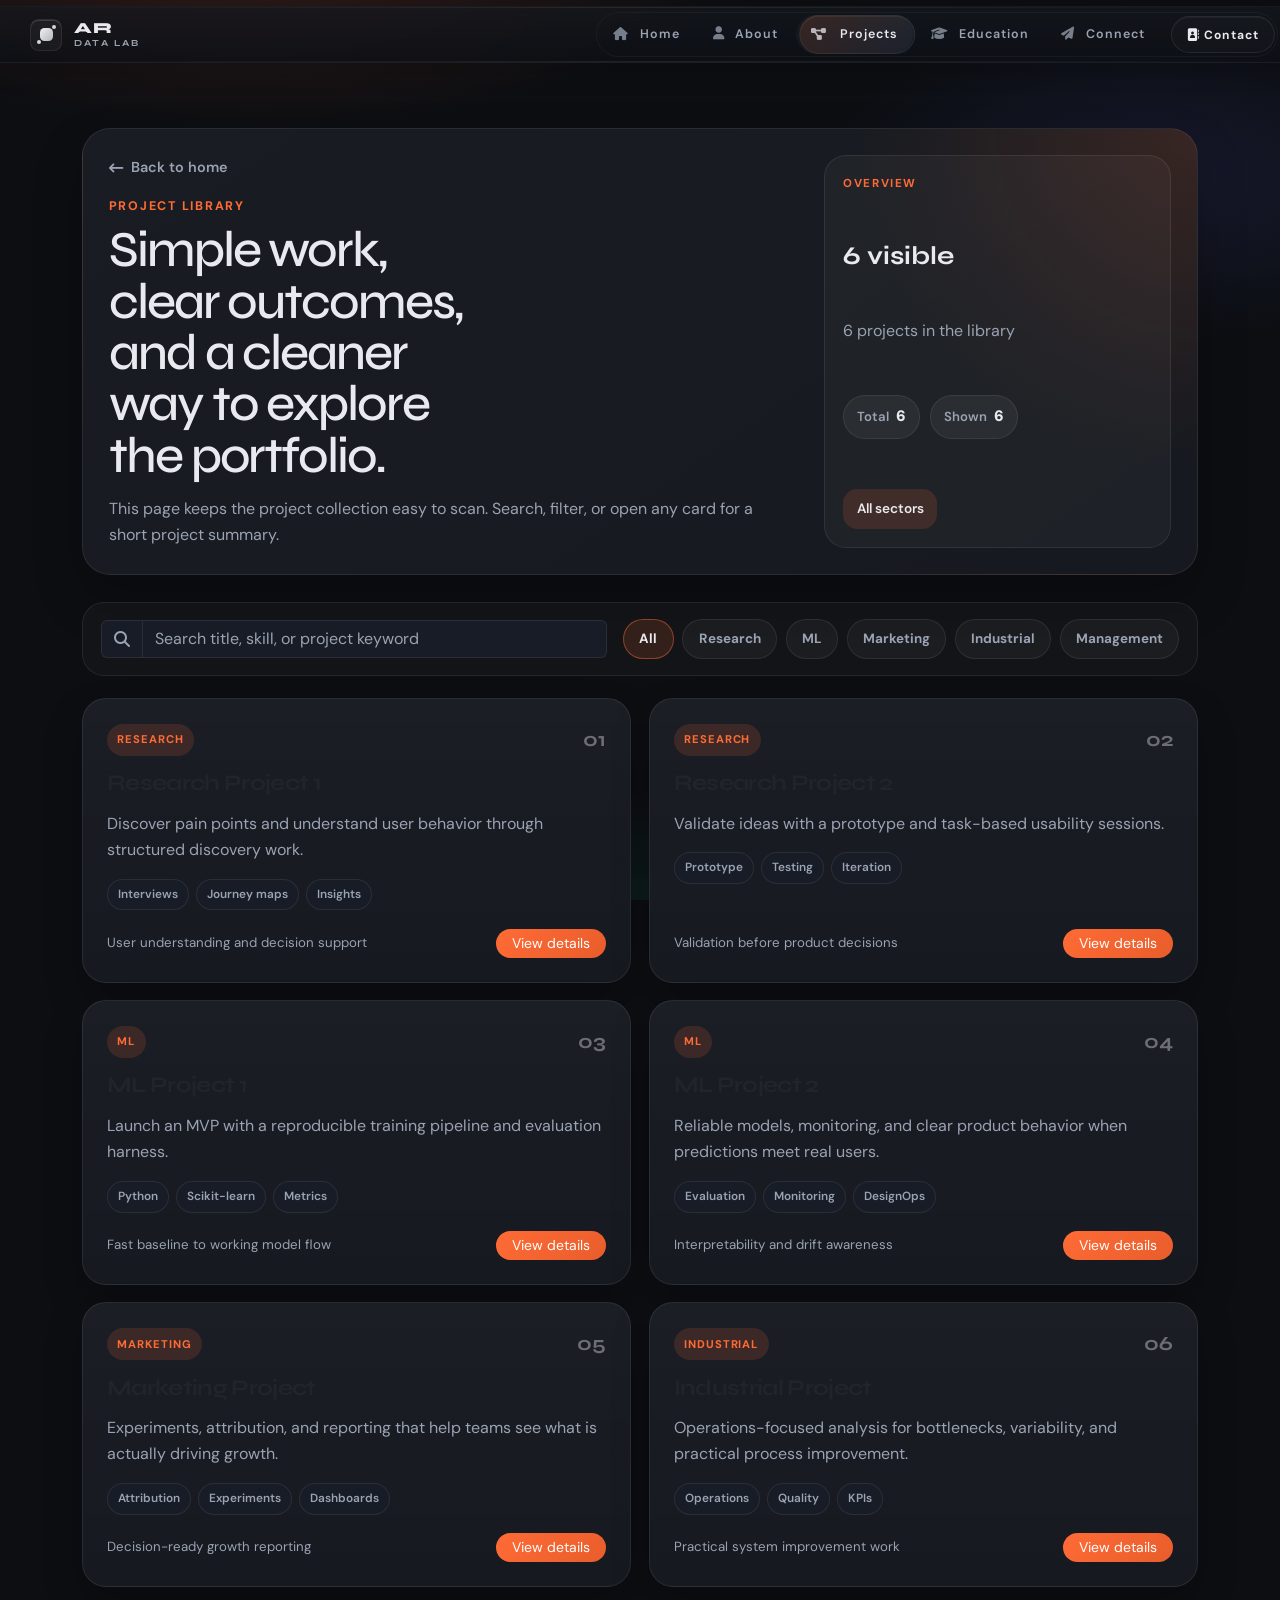
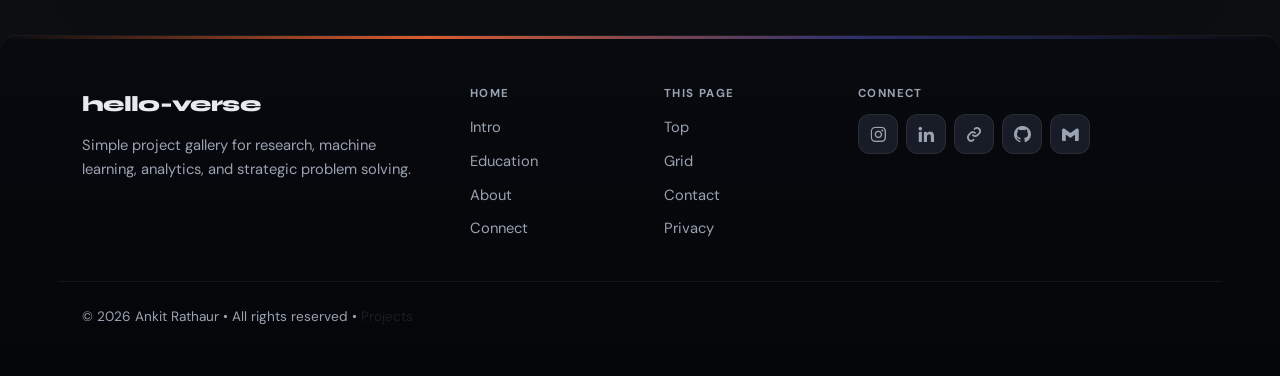
<file: html/projects.html>
<!DOCTYPE html>
<html lang="en">
<head>
  <meta charset="UTF-8" />
  <meta name="viewport" content="width=device-width, initial-scale=1.0" />
  <title>Projects - hello-verse</title>
  <meta name="description" content="Selected research, machine learning, and analytics projects by Ankit Rathaur." />

  <link href="https://cdn.jsdelivr.net/npm/bootstrap@5.3.3/dist/css/bootstrap.min.css" rel="stylesheet" crossorigin="anonymous" />
  <link href="https://unpkg.com/boxicons@2.1.4/css/boxicons.min.css" rel="stylesheet" />
  <link rel="stylesheet" href="https://cdnjs.cloudflare.com/ajax/libs/font-awesome/6.5.1/css/all.min.css" crossorigin="anonymous" />
  <link rel="preconnect" href="https://fonts.googleapis.com" />
  <link rel="preconnect" href="https://fonts.gstatic.com" crossorigin />
  <link href="https://fonts.googleapis.com/css2?family=DM+Sans:ital,opsz,wght@0,9..40,400;0,9..40,500;0,9..40,600;0,9..40,700&family=Syne:wght@600;700;800&display=swap" rel="stylesheet" />
  <link rel="stylesheet" href="../css/index.css" />
  <link rel="stylesheet" href="../css/projects.css" />
</head>
<body class="projects-page">
  <div class="mesh-bg" aria-hidden="true"></div>

  <nav class="navbar navbar-expand-lg navbar-dark site-navbar fixed-top">
    <div class="container">
      <a class="navbar-brand" href="../index.html#home-content" aria-label="Ankit Rathaur home">
        <span class="brand-mark" aria-hidden="true">
          <span class="brand-mark__core"></span>
          <span class="brand-mark__node brand-mark__node--one"></span>
          <span class="brand-mark__node brand-mark__node--two"></span>
        </span>
        <span class="brand-copy">
          <strong>AR</strong>
          <small>Data Lab</small>
        </span>
      </a>
      <button class="navbar-toggler" type="button" data-bs-toggle="collapse" data-bs-target="#projectsNav" aria-controls="projectsNav" aria-expanded="false" aria-label="Toggle navigation">
        <span class="navbar-toggler-icon"></span>
      </button>
      <div class="collapse navbar-collapse" id="projectsNav">
        <ul class="navbar-nav ms-auto align-items-lg-center gap-lg-1">
          <li class="nav-item">
            <a class="nav-link" href="../index.html#home-content"><i class="fa-solid fa-house"></i> Home</a>
          </li>
          <li class="nav-item">
            <a class="nav-link" href="../index.html#about-1"><i class="fa-solid fa-user"></i> About</a>
          </li>
          <li class="nav-item">
            <a class="nav-link active nav-link-projects" href="projects.html" aria-current="page"><i class="fa-solid fa-diagram-project"></i> Projects</a>
          </li>
          <li class="nav-item">
            <a class="nav-link" href="../index.html#education-pg"><i class="fa-solid fa-graduation-cap"></i> Education</a>
          </li>
          <li class="nav-item">
            <a class="nav-link" href="../index.html#contact-form-id"><i class="fa-solid fa-paper-plane"></i> Connect</a>
          </li>
          <li class="nav-item ms-lg-2">
            <a class="btn btn-nav-cta" href="contact-us.html"><i class="fa-solid fa-address-book"></i> Contact</a>
          </li>
        </ul>
      </div>
    </div>
  </nav>

  <main class="projects-shell">
    <header class="projects-hero" id="projects-hero">
      <div class="container">
        <div class="projects-hero-card">
          <div class="projects-hero-copy">
            <a class="projects-back-link" href="../index.html#home-content">
              <i class="fa-solid fa-arrow-left-long" aria-hidden="true"></i> Back to home
            </a>
            <p class="projects-kicker">Project library</p>
            <h1 class="projects-title">Simple work, clear outcomes, and a cleaner way to explore the portfolio.</h1>
            <p class="projects-lead">This page keeps the project collection easy to scan. Search, filter, or open any card for a short project summary.</p>
          </div>

          <aside class="projects-summary-card" aria-label="Projects summary">
            <span class="projects-summary-label">Overview</span>
            <strong><span id="statVisible">8</span> visible</strong>
            <p><span id="statTotal">8</span> projects in the library</p>
            <div class="projects-count-row" aria-live="polite">
              <span class="projects-count-pill">Total <b id="statTotalBadge">8</b></span>
              <span class="projects-count-pill">Shown <b id="statVisibleBadge">8</b></span>
            </div>
            <div class="projects-active-state" id="activeFilterLabel">All sectors</div>
          </aside>
        </div>
      </div>
    </header>

    <section class="container projects-controls-wrap">
      <div class="projects-controls-panel">
        <div class="projects-search-wrap">
          <label class="visually-hidden" for="projectSearch">Search projects</label>
          <div class="input-group projects-search">
            <span class="input-group-text"><i class="fa-solid fa-magnifying-glass"></i></span>
            <input type="search" id="projectSearch" class="form-control" placeholder="Search title, skill, or project keyword" autocomplete="off" />
          </div>
        </div>
        <div class="projects-toolbar" role="group" aria-label="Filter by category">
          <button type="button" class="filter-chip active" data-filter="all">All</button>
          <button type="button" class="filter-chip" data-filter="research">Research</button>
          <button type="button" class="filter-chip" data-filter="ml">ML</button>
          <button type="button" class="filter-chip" data-filter="marketing">Marketing</button>
          <button type="button" class="filter-chip" data-filter="industrial">Industrial</button>
          <button type="button" class="filter-chip" data-filter="management">Management</button>
        </div>
      </div>
    </section>

    <section class="container projects-main pb-5">
      <p class="projects-empty text-center text-muted py-5 d-none" id="projectsEmpty" role="status">No projects match your filters. Try another keyword or category.</p>

      <div class="projects-grid" id="projectsGrid">
        <div class="project-item" data-category="research" data-search="ux research usability interviews pain points behavior qualitative">
          <article class="card portfolio-card h-100 border-0">
            <div class="card-body d-flex flex-column">
              <div class="portfolio-card-meta">
                <span class="portfolio-badge">Research</span>
                <span class="portfolio-index">01</span>
              </div>
              <h2 class="portfolio-card-title">Research Project 1</h2>
              <p class="portfolio-card-summary">Discover pain points and understand user behavior through structured discovery work.</p>
              <ul class="portfolio-tags">
                <li>Interviews</li>
                <li>Journey maps</li>
                <li>Insights</li>
              </ul>
              <div class="portfolio-card-footer mt-auto">
                <span class="portfolio-card-note">User understanding and decision support</span>
                <button type="button" class="btn btn-sm btn-primary-custom rounded-pill px-3 project-open" data-bs-toggle="modal" data-bs-target="#projectModal"
                  data-title="Research Project 1"
                  data-category="Research"
                  data-detail="Mixed-methods study combining stakeholder interviews and survey data to prioritize problem areas. Deliverables included affinity mapping, prioritized opportunity themes, and measurable UX metrics aligned with business goals.">
                  View details
                </button>
              </div>
            </div>
          </article>
        </div>

        <div class="project-item" data-category="research" data-search="prototype validation usability testing interactive figma">
          <article class="card portfolio-card h-100 border-0">
            <div class="card-body d-flex flex-column">
              <div class="portfolio-card-meta">
                <span class="portfolio-badge">Research</span>
                <span class="portfolio-index">02</span>
              </div>
              <h2 class="portfolio-card-title">Research Project 2</h2>
              <p class="portfolio-card-summary">Validate ideas with a prototype and task-based usability sessions.</p>
              <ul class="portfolio-tags">
                <li>Prototype</li>
                <li>Testing</li>
                <li>Iteration</li>
              </ul>
              <div class="portfolio-card-footer mt-auto">
                <span class="portfolio-card-note">Validation before product decisions</span>
                <button type="button" class="btn btn-sm btn-primary-custom rounded-pill px-3 project-open" data-bs-toggle="modal" data-bs-target="#projectModal"
                  data-title="Research Project 2"
                  data-category="Research"
                  data-detail="End-to-end validation sprint: clickable prototype, test script, and results dashboard. Findings were translated into a concise backlog ranked by impact and effort for the next release cycle.">
                  View details
                </button>
              </div>
            </div>
          </article>
        </div>

        <div class="project-item" data-category="ml" data-search="python sklearn classification pipeline mvp model">
          <article class="card portfolio-card h-100 border-0">
            <div class="card-body d-flex flex-column">
              <div class="portfolio-card-meta">
                <span class="portfolio-badge">ML</span>
                <span class="portfolio-index">03</span>
              </div>
              <h2 class="portfolio-card-title">ML Project 1</h2>
              <p class="portfolio-card-summary">Launch an MVP with a reproducible training pipeline and evaluation harness.</p>
              <ul class="portfolio-tags">
                <li>Python</li>
                <li>Scikit-learn</li>
                <li>Metrics</li>
              </ul>
              <div class="portfolio-card-footer mt-auto">
                <span class="portfolio-card-note">Fast baseline to working model flow</span>
                <button type="button" class="btn btn-sm btn-primary-custom rounded-pill px-3 project-open" data-bs-toggle="modal" data-bs-target="#projectModal"
                  data-title="ML Project 1"
                  data-category="Machine learning"
                  data-detail="Baseline and tuned models with cross-validation, leakage checks, and threshold tuning for business constraints. Packaging includes requirements, config, and a lightweight API sketch for integration.">
                  View details
                </button>
              </div>
            </div>
          </article>
        </div>

        <div class="project-item" data-category="ml" data-search="deep learning pytorch visualization ops mlops monitoring">
          <article class="card portfolio-card h-100 border-0">
            <div class="card-body d-flex flex-column">
              <div class="portfolio-card-meta">
                <span class="portfolio-badge">ML</span>
                <span class="portfolio-index">04</span>
              </div>
              <h2 class="portfolio-card-title">ML Project 2</h2>
              <p class="portfolio-card-summary">Reliable models, monitoring, and clear product behavior when predictions meet real users.</p>
              <ul class="portfolio-tags">
                <li>Evaluation</li>
                <li>Monitoring</li>
                <li>DesignOps</li>
              </ul>
              <div class="portfolio-card-footer mt-auto">
                <span class="portfolio-card-note">Interpretability and drift awareness</span>
                <button type="button" class="btn btn-sm btn-primary-custom rounded-pill px-3 project-open" data-bs-toggle="modal" data-bs-target="#projectModal"
                  data-title="ML Project 2"
                  data-category="Machine learning"
                  data-detail="Explored model families with emphasis on interpretability and drift detection. Documented decision thresholds, fallback behavior, and a review cadence so product and design stay aligned as data changes.">
                  View details
                </button>
              </div>
            </div>
          </article>
        </div>

        <div class="project-item" data-category="marketing" data-search="campaign analytics attribution roi growth experiments">
          <article class="card portfolio-card h-100 border-0">
            <div class="card-body d-flex flex-column">
              <div class="portfolio-card-meta">
                <span class="portfolio-badge">Marketing</span>
                <span class="portfolio-index">05</span>
              </div>
              <h2 class="portfolio-card-title">Marketing Project</h2>
              <p class="portfolio-card-summary">Experiments, attribution, and reporting that help teams see what is actually driving growth.</p>
              <ul class="portfolio-tags">
                <li>Attribution</li>
                <li>Experiments</li>
                <li>Dashboards</li>
              </ul>
              <div class="portfolio-card-footer mt-auto">
                <span class="portfolio-card-note">Decision-ready growth reporting</span>
                <button type="button" class="btn btn-sm btn-primary-custom rounded-pill px-3 project-open" data-bs-toggle="modal" data-bs-target="#projectModal"
                  data-title="Marketing Project"
                  data-category="Marketing analytics"
                  data-detail="Built a reporting layer connecting channel spend to downstream conversions with sanity checks and seasonality notes. Stakeholders received a short narrative plus charts they could filter by segment and time window.">
                  View details
                </button>
              </div>
            </div>
          </article>
        </div>

        <div class="project-item" data-category="industrial" data-search="operations throughput quality supply chain process">
          <article class="card portfolio-card h-100 border-0">
            <div class="card-body d-flex flex-column">
              <div class="portfolio-card-meta">
                <span class="portfolio-badge">Industrial</span>
                <span class="portfolio-index">06</span>
              </div>
              <h2 class="portfolio-card-title">Industrial Project</h2>
              <p class="portfolio-card-summary">Operations-focused analysis for bottlenecks, variability, and practical process improvement.</p>
              <ul class="portfolio-tags">
                <li>Operations</li>
                <li>Quality</li>
                <li>KPIs</li>
              </ul>
              <div class="portfolio-card-footer mt-auto">
                <span class="portfolio-card-note">Practical system improvement work</span>
                <button type="button" class="btn btn-sm btn-primary-custom rounded-pill px-3 project-open" data-bs-toggle="modal" data-bs-target="#projectModal"
                  data-title="Industrial Project"
                  data-category="Industrial"
                  data-detail="Mapped the value stream, quantified wait times, and tested improvement ideas with before/after metrics. Recommendations prioritized quick wins that reduced rework without heavy capital spend.">
                  View details
                </button>
              </div>
            </div>
          </article>
        </div>
<!-- INDUSTRIAL MANAGEMENT CARD REMOVED -->
        <!-- <div class="project-item" data-category="industrial" data-search="management lean six sigma scheduling inventory">
          <article class="card portfolio-card h-100 border-0">
            <div class="card-body d-flex flex-column">
              <div class="portfolio-card-meta">
                <span class="portfolio-badge">Industrial</span>
                <span class="portfolio-index">07</span>
              </div>
              <h2 class="portfolio-card-title">Industrial Management</h2>
              <p class="portfolio-card-summary">Structured programs for throughput, safety, and cross-team coordination.</p>
              <ul class="portfolio-tags">
                <li>Lean</li>
                <li>Scheduling</li>
                <li>Controls</li>
              </ul>
              <div class="portfolio-card-footer mt-auto">
                <span class="portfolio-card-note">Lean systems with stable reviews</span>
                <button type="button" class="btn btn-sm btn-primary-custom rounded-pill px-3 project-open" data-bs-toggle="modal" data-bs-target="#projectModal"
                  data-title="Industrial Management"
                  data-category="Industrial"
                  data-detail="Designed a management system for recurring reviews, escalation paths, and KPI ownership. Focused on clarity so teams could sustain improvements after the initial rollout.">
                  View details
                </button>
              </div>
            </div>
          </article>
        </div> -->
<!-- MANAGEMENT CARD REMOVED -->
        <!-- <div class="project-item" data-category="management" data-search="program management roadmap stakeholder delivery agile">
          <article class="card portfolio-card h-100 border-0">
            <div class="card-body d-flex flex-column">
              <div class="portfolio-card-meta">
                <span class="portfolio-badge">Management</span>
                <span class="portfolio-index">08</span>
              </div>
              <h2 class="portfolio-card-title">Management Project</h2>
              <p class="portfolio-card-summary">Complex initiatives planned with milestones, risk visibility, and stakeholder clarity.</p>
              <ul class="portfolio-tags">
                <li>Roadmap</li>
                <li>Risks</li>
                <li>Stakeholders</li>
              </ul>
              <div class="portfolio-card-footer mt-auto">
                <span class="portfolio-card-note">Planning with less noise and more clarity</span>
                <button type="button" class="btn btn-sm btn-primary-custom rounded-pill px-3 project-open" data-bs-toggle="modal" data-bs-target="#projectModal"
                  data-title="Management Project"
                  data-category="Management"
                  data-detail="Program plan with milestones, dependency map, and a lightweight risk register. Communication rhythm kept sponsors informed while protecting maker time for the core team.">
                  View details
                </button>
              </div>
            </div>
          </article>
        </div> -->
      </div>
    </section>
  </main>

  <div class="modal fade" id="projectModal" tabindex="-1" aria-labelledby="projectModalTitle" aria-hidden="true">
    <div class="modal-dialog modal-dialog-centered modal-lg modal-dialog-scrollable">
      <div class="modal-content project-modal-content">
        <div class="modal-header border-secondary border-opacity-25">
          <div>
            <p class="small text-accent mb-1" id="projectModalCategory">Category</p>
            <h2 class="modal-title h4 mb-0" id="projectModalTitle">Project</h2>
          </div>
          <button type="button" class="btn-close btn-close-white" data-bs-dismiss="modal" aria-label="Close"></button>
        </div>
        <div class="modal-body">
          <p class="text-muted mb-0" id="projectModalBody">Description</p>
        </div>
        <div class="modal-footer border-secondary border-opacity-25">
          <button type="button" class="btn btn-outline-light-custom rounded-pill" data-bs-dismiss="modal">Close</button>
          <a class="btn btn-primary-custom rounded-pill" href="../index.html#contact-form-id">Discuss this project</a>
        </div>
      </div>
    </div>
  </div>
<!-- FOOTER SECTION -->
  <footer class="site-footer site-footer--rich rounded-top-4 mt-auto">
    <div class="footer-accent-line" aria-hidden="true"></div>
    <div class="container py-4 py-lg-5">
      <div class="row g-4 g-lg-5 footer-grid">
        <div class="col-md-6 col-xl-4">
          <a class="footer-brand" href="../index.html#home-content">hello-verse</a>
          <p class="footer-tagline">Simple project gallery for research, machine learning, analytics, and strategic problem solving.</p>
        </div>
        <div class="col-6 col-md-3 col-xl-2">
          <h3 class="footer-heading">Home</h3>
          <ul class="footer-list list-unstyled mb-0">
            <li><a href="../index.html#home-content">Intro</a></li>
            <li><a href="../index.html#education-pg">Education</a></li>
            <li><a href="../index.html#about-1">About</a></li>
            <li><a href="../index.html#contact-form-id">Connect</a></li>
          </ul>
        </div>
        <div class="col-6 col-md-3 col-xl-2">
          <h3 class="footer-heading">This page</h3>
          <ul class="footer-list list-unstyled mb-0">
            <li><a href="#projects-hero">Top</a></li>
            <li><a href="#projectsGrid">Grid</a></li>
            <li><a href="contact-us.html">Contact</a></li>
            <li><a href="privacy-policy.html">Privacy</a></li>
          </ul>
        </div>
        <div class="col-md-12 col-xl-4">
          <h3 class="footer-heading">Connect</h3>
          <div class="footer-social" role="list">
            <a class="footer-social-btn" role="listitem" href="https://www.instagram.com/accounts/login/?hl=en" aria-label="Instagram"><i class="bx bxl-instagram"></i></a>
            <a class="footer-social-btn" role="listitem" href="https://www.linkedin.com/in/ankit-rathaur/" aria-label="LinkedIn"><i class="bx bxl-linkedin"></i></a>
            <a class="footer-social-btn" role="listitem" href="../index.html" aria-label="Home"><i class="bx bx-link"></i></a>
            <a class="footer-social-btn" role="listitem" href="https://github.com/t-Ankit-Rathaur?tab=repositories" aria-label="GitHub"><i class="bx bxl-github"></i></a>
            <a class="footer-social-btn" role="listitem" href="mailto:ankitrathaur.du.or.26@gmail.com" aria-label="Email"><i class="bx bxl-gmail"></i></a>
          </div>
        </div>
      </div>
      <div class="footer-bottom">
        <p class="footer-copy mb-0">
          &copy; <span id="yearSpan">2026</span> Ankit Rathaur &#8226; All rights reserved &#8226; <span class="text-muted">Projects</span>
        </p>
      </div>
    </div>
  </footer>

  <div class="toast-container site-toast-container p-3">
    <div id="siteToast" class="toast site-toast toast--neutral" role="status" aria-live="polite" aria-atomic="true">
      <div class="toast-header site-toast-header">
        <strong class="me-auto toast-title">Notice</strong>
        <button type="button" class="btn-close btn-close-white" data-bs-dismiss="toast" aria-label="Close"></button>
      </div>
      <div class="toast-body toast-msg">Message</div>
    </div>
  </div>

  <script src="https://cdn.jsdelivr.net/npm/bootstrap@5.3.3/dist/js/bootstrap.bundle.min.js" crossorigin="anonymous"></script>
  <script src="../js/projects.js" defer></script>
</body>
</html>
</file>
<file: css/contact_us.css>
:root {
  --contact-max: 1240px;
}

.contact-page {
  min-height: 100vh;
  display: flex;
  flex-direction: column;
  background: var(--bg-deep);
  color: var(--text-primary);
}

.contact-main {
  flex: 1;
  padding-top: calc(var(--nav-offset, 7rem) + 0.2rem);
}

.contact-hero {
  padding: 2rem 0 4rem;
}

.contact-back-link {
  display: inline-flex;
  align-items: center;
  gap: 0.55rem;
  margin-bottom: 1.25rem;
  color: var(--text-muted);
  text-decoration: none;
  font-weight: 600;
  transition: color var(--transition);
}

.contact-back-link:hover {
  color: var(--accent);
}

.contact-hero-shell {
  max-width: var(--contact-max);
  margin: 0 auto;
  padding: clamp(1.25rem, 2.5vw, 2rem);
  border-radius: calc(var(--radius-lg) + 8px);
  background:
    radial-gradient(circle at top right, rgba(255, 107, 53, 0.14), transparent 28%),
    linear-gradient(145deg, rgba(18, 21, 28, 0.97), rgba(9, 11, 15, 0.99));
  border: 1px solid rgba(255, 255, 255, 0.06);
  box-shadow: 0 28px 64px rgba(0, 0, 0, 0.3);
}

.contact-intro-card,
.contact-form-shell {
  height: 100%;
  padding: clamp(1.2rem, 2vw, 1.7rem);
  border-radius: calc(var(--radius-lg) + 2px);
  background: rgba(255, 255, 255, 0.03);
  border: 1px solid rgba(255, 255, 255, 0.06);
}

.contact-kicker,
.contact-form-kicker {
  margin-bottom: 0.6rem;
  color: var(--accent);
  font-size: 0.74rem;
  font-weight: 700;
  letter-spacing: 0.14em;
  text-transform: uppercase;
}

.contact-intro-card h1 {
  font-family: var(--font-display);
  font-size: clamp(2rem, 4vw, 3rem);
  line-height: 1.1;
  letter-spacing: -0.03em;
  margin-bottom: 0.9rem;
}

.contact-lead,
.contact-form-head p {
  color: var(--text-muted);
  font-size: 0.98rem;
  line-height: 1.75;
}

.contact-form-head h2 {
  font-family: var(--font-display);
  font-size: 1.45rem;
  margin-bottom: 0.45rem;
}

.contact-methods {
  display: grid;
  gap: 0.9rem;
  margin: 1.5rem 0;
}

.contact-method-card {
  display: flex;
  gap: 0.9rem;
  align-items: center;
  padding: 0.95rem 1rem;
  border-radius: var(--radius);
  background: rgba(255, 255, 255, 0.04);
  border: 1px solid rgba(255, 255, 255, 0.06);
  color: inherit;
  text-decoration: none;
  transition: transform var(--transition), border-color var(--transition), background var(--transition);
}

.contact-method-card:hover {
  transform: translateY(-2px);
  border-color: rgba(255, 107, 53, 0.22);
  background: rgba(255, 107, 53, 0.08);
}

.contact-method-icon {
  width: 2.9rem;
  height: 2.9rem;
  display: inline-flex;
  align-items: center;
  justify-content: center;
  border-radius: 14px;
  background: var(--accent-soft);
  color: var(--accent);
  font-size: 1rem;
  flex-shrink: 0;
}

.contact-method-copy {
  display: flex;
  flex-direction: column;
  gap: 0.15rem;
}

.contact-method-copy strong {
  color: var(--text-primary);
  font-size: 0.96rem;
}

.contact-method-copy small {
  color: var(--text-muted);
  font-size: 0.83rem;
}

.contact-availability {
  display: flex;
  flex-wrap: wrap;
  gap: 0.65rem;
}

.contact-availability-chip {
  padding: 0.45rem 0.85rem;
  border-radius: 999px;
  background: rgba(255, 255, 255, 0.05);
  border: 1px solid rgba(255, 255, 255, 0.06);
  color: var(--text-primary);
  font-size: 0.82rem;
  font-weight: 600;
}

.contact-form-frame-wrap {
  margin-top: 1.15rem;
  border-radius: calc(var(--radius-lg) - 2px);
  overflow: hidden;
  background: #fff;
  box-shadow: 0 18px 36px rgba(0, 0, 0, 0.18);
}

.contact-form-frame {
  width: 100%;
  min-height: 1180px;
  border: 0;
  display: block;
}

@media (max-width: 991.98px) {
  .contact-main {
    padding-top: 5.2rem;
  }
}

@media (max-width: 767.98px) {
  .contact-hero {
    padding: 1.5rem 0 3rem;
  }

  .contact-hero-shell {
    padding: 1rem;
  }

  .contact-method-card {
    align-items: flex-start;
  }

  .contact-form-frame {
    min-height: 1260px;
  }
}

@media (prefers-reduced-motion: reduce) {
  .contact-method-card:hover {
    transform: none;
  }
}
</file>
<file: css/projects_styles.css>
/* Projects page - simplified and aligned with the shared theme */

.projects-page {
  min-height: 100vh;
  display: flex;
  flex-direction: column;
  padding-top: calc(var(--nav-offset, 7rem) - 0.15rem);
}

.projects-shell {
  flex: 1;
}

.projects-hero {
  padding: 1.15rem 0 1.25rem;
}

.projects-hero-card {
  display: grid;
  grid-template-columns: minmax(0, 1.9fr) minmax(280px, 0.95fr);
  gap: 1.25rem;
  align-items: stretch;
  padding: clamp(1.2rem, 2vw, 1.8rem);
  border-radius: calc(var(--radius-lg) + 8px);
  background:
    radial-gradient(circle at top right, rgba(255, 107, 53, 0.14), transparent 28%),
    linear-gradient(145deg, rgba(255, 255, 255, 0.03), rgba(255, 255, 255, 0.015)),
    var(--bg-card);
  border: 1px solid var(--border);
  box-shadow: 0 24px 50px rgba(0, 0, 0, 0.24);
}

.projects-back-link {
  display: inline-flex;
  align-items: center;
  gap: 0.5rem;
  margin-bottom: 1rem;
  color: var(--text-muted);
  font-size: 0.9rem;
  font-weight: 600;
  text-decoration: none;
  transition: color var(--transition), transform var(--transition);
}

.projects-back-link:hover {
  color: var(--text-primary);
  transform: translateX(-2px);
}

.projects-kicker {
  margin-bottom: 0.5rem;
  color: var(--accent);
  font-size: 0.78rem;
  font-weight: 700;
  letter-spacing: 0.14em;
  text-transform: uppercase;
}

.projects-title {
  font-family: var(--font-display);
  font-size: clamp(2rem, 4vw, 3.15rem);
  line-height: 1.02;
  letter-spacing: -0.04em;
  margin-bottom: 0.9rem;
  max-width: 12ch;
}

.projects-lead {
  margin: 0;
  max-width: 42rem;
  color: var(--text-muted);
  font-size: 1rem;
}

.projects-summary-card {
  display: flex;
  flex-direction: column;
  justify-content: space-between;
  gap: 0.85rem;
  padding: 1.15rem;
  min-height: 100%;
  border-radius: calc(var(--radius-lg) + 2px);
  background: rgba(255, 255, 255, 0.035);
  border: 1px solid rgba(255, 255, 255, 0.08);
}

.projects-summary-label {
  color: var(--accent);
  font-size: 0.72rem;
  font-weight: 700;
  letter-spacing: 0.14em;
  text-transform: uppercase;
}

.projects-summary-card strong {
  font-family: var(--font-display);
  font-size: clamp(1.4rem, 2vw, 1.8rem);
  line-height: 1;
}

.projects-summary-card p {
  margin: 0;
  color: var(--text-muted);
}

.projects-count-row {
  display: flex;
  flex-wrap: wrap;
  gap: 0.65rem;
}

.projects-count-pill {
  display: inline-flex;
  align-items: center;
  gap: 0.45rem;
  padding: 0.55rem 0.8rem;
  border-radius: 999px;
  background: rgba(255, 255, 255, 0.05);
  border: 1px solid rgba(255, 255, 255, 0.08);
  color: var(--text-muted);
  font-size: 0.82rem;
  font-weight: 600;
}

.projects-count-pill b {
  color: var(--text-primary);
  font-size: 0.95rem;
}

.projects-active-state {
  display: inline-flex;
  align-items: center;
  width: fit-content;
  min-height: 2.35rem;
  padding: 0.55rem 0.85rem;
  border-radius: 0.9rem;
  background: var(--accent-soft);
  color: var(--text-primary);
  font-size: 0.85rem;
  font-weight: 600;
}

.projects-controls-wrap {
  margin-top: 0.45rem;
  margin-bottom: 1.35rem;
}

.projects-controls-panel {
  display: flex;
  flex-wrap: wrap;
  align-items: center;
  justify-content: space-between;
  gap: 1rem;
  padding: 1rem 1.1rem;
  border-radius: calc(var(--radius-lg) + 2px);
  background: rgba(255, 255, 255, 0.028);
  border: 1px solid var(--border);
}

.projects-search-wrap {
  flex: 1 1 19rem;
  max-width: 32rem;
}

.projects-search .input-group-text,
.projects-search .form-control {
  background: var(--bg-elevated);
  border: 1px solid var(--border);
  color: var(--text-primary);
}

.projects-search .input-group-text {
  color: var(--text-muted);
}

.projects-search .form-control::placeholder {
  color: var(--text-muted);
}

.projects-search .form-control:focus {
  background: var(--bg-elevated);
  border-color: rgba(255, 107, 53, 0.45);
  box-shadow: 0 0 0 3px var(--accent-soft);
  color: var(--text-primary);
}

.projects-toolbar {
  display: flex;
  flex-wrap: wrap;
  gap: 0.55rem;
}

.filter-chip {
  border: 1px solid var(--border);
  background: rgba(255, 255, 255, 0.04);
  color: var(--text-muted);
  font-size: 0.84rem;
  font-weight: 700;
  padding: 0.5rem 0.95rem;
  border-radius: 999px;
  cursor: pointer;
  transition: border-color var(--transition), background var(--transition), color var(--transition), transform var(--transition);
}

.filter-chip:hover {
  color: var(--text-primary);
  border-color: rgba(255, 107, 53, 0.35);
}

.filter-chip.active {
  background: var(--accent-soft);
  border-color: rgba(255, 107, 53, 0.44);
  color: var(--text-primary);
}

.projects-main {
  flex: 1;
}

.projects-grid {
  display: grid;
  grid-template-columns: repeat(2, minmax(0, 1fr));
  gap: 1.1rem;
}

.project-item {
  min-width: 0;
}

.card.portfolio-card {
  --bs-card-bg: transparent;
  --bs-card-border-color: transparent;
  height: 100%;
  padding: 0.15rem;
  background:
    linear-gradient(180deg, rgba(255, 255, 255, 0.04), rgba(255, 255, 255, 0.015)),
    var(--bg-card);
  border: 1px solid var(--border) !important;
  border-radius: calc(var(--radius-lg) + 4px) !important;
  box-shadow: 0 18px 38px rgba(0, 0, 0, 0.24);
  transition: transform var(--transition), box-shadow var(--transition), border-color var(--transition);
}

.card.portfolio-card:hover {
  transform: translateY(-4px);
  border-color: rgba(255, 107, 53, 0.22) !important;
  box-shadow: 0 24px 44px rgba(0, 0, 0, 0.3);
}

.card.portfolio-card .card-body {
  gap: 0.95rem;
  padding: 1.35rem;
}

.portfolio-card-meta {
  display: flex;
  align-items: center;
  justify-content: space-between;
  gap: 0.75rem;
}

.portfolio-badge {
  display: inline-flex;
  align-items: center;
  min-height: 2rem;
  padding: 0.2rem 0.65rem;
  border-radius: 999px;
  background: var(--accent-soft);
  color: var(--accent);
  font-size: 0.7rem;
  font-weight: 700;
  letter-spacing: 0.08em;
  text-transform: uppercase;
}

.portfolio-index {
  color: rgba(255, 255, 255, 0.36);
  font-family: var(--font-display);
  font-size: 1.25rem;
  font-weight: 700;
}

.portfolio-card-title {
  margin: 0;
  font-family: var(--font-display);
  font-size: 1.4rem;
  font-weight: 700;
  line-height: 1.08;
  letter-spacing: -0.03em;
}

.portfolio-card-summary {
  margin: 0;
  color: var(--text-muted);
}

.portfolio-tags {
  list-style: none;
  display: flex;
  flex-wrap: wrap;
  gap: 0.45rem;
  padding: 0;
  margin: 0;
}

.portfolio-tags li {
  padding: 0.32rem 0.62rem;
  border-radius: 999px;
  background: var(--bg-elevated);
  border: 1px solid var(--border);
  color: var(--text-muted);
  font-size: 0.74rem;
  font-weight: 600;
}

.portfolio-card-footer {
  display: flex;
  align-items: center;
  justify-content: space-between;
  gap: 0.85rem;
  padding-top: 0.2rem;
}

.portfolio-card-note {
  color: var(--text-muted);
  font-size: 0.83rem;
  line-height: 1.4;
}

.project-modal-content {
  background: var(--bg-card);
  color: var(--text-primary);
  border: 1px solid var(--border);
  border-radius: var(--radius-lg);
}

.project-modal-content .modal-header,
.project-modal-content .modal-footer {
  background: transparent;
}

.projects-page .site-footer {
  margin-top: 3.2rem;
}

@media (max-width: 991.98px) {
  .projects-hero-card {
    grid-template-columns: 1fr;
  }

  .projects-grid {
    grid-template-columns: 1fr;
  }

  .projects-controls-panel {
    align-items: flex-start;
  }
}

@media (max-width: 575.98px) {
  .projects-page {
    padding-top: calc(var(--nav-offset, 7rem) - 0.45rem);
  }

  .projects-hero {
    padding-top: 0.7rem;
  }

  .projects-hero-card,
  .projects-controls-panel {
    padding: 0.95rem;
  }

  .projects-title {
    max-width: none;
    font-size: 1.9rem;
  }

  .projects-count-row,
  .portfolio-card-footer {
    flex-direction: column;
    align-items: flex-start;
  }

  .filter-chip {
    padding: 0.45rem 0.8rem;
  }

  .card.portfolio-card .card-body {
    padding: 1.1rem;
  }
}

@media (prefers-reduced-motion: reduce) {
  .projects-back-link:hover,
  .filter-chip,
  .card.portfolio-card {
    transition: none;
  }

  .card.portfolio-card:hover {
    transform: none;
  }
}
</file>
<file: css/projects.css>
/* Projects page - simplified and aligned with the shared theme */

.projects-page {
  min-height: 100vh;
  display: flex;
  flex-direction: column;
  padding-top: calc(var(--nav-offset, 7rem) - 0.15rem);
}

.projects-shell {
  flex: 1;
}

.projects-hero {
  padding: 1.15rem 0 1.25rem;
}

.projects-hero-card {
  display: grid;
  grid-template-columns: minmax(0, 1.9fr) minmax(280px, 0.95fr);
  gap: 1.25rem;
  align-items: stretch;
  padding: clamp(1.2rem, 2vw, 1.8rem);
  border-radius: calc(var(--radius-lg) + 8px);
  background:
    radial-gradient(circle at top right, rgba(255, 107, 53, 0.14), transparent 28%),
    linear-gradient(145deg, rgba(255, 255, 255, 0.03), rgba(255, 255, 255, 0.015)),
    var(--bg-card);
  border: 1px solid var(--border);
  box-shadow: 0 24px 50px rgba(0, 0, 0, 0.24);
}

.projects-back-link {
  display: inline-flex;
  align-items: center;
  gap: 0.5rem;
  margin-bottom: 1rem;
  color: var(--text-muted);
  font-size: 0.9rem;
  font-weight: 600;
  text-decoration: none;
  transition: color var(--transition), transform var(--transition);
}

.projects-back-link:hover {
  color: var(--text-primary);
  transform: translateX(-2px);
}

.projects-kicker {
  margin-bottom: 0.5rem;
  color: var(--accent);
  font-size: 0.78rem;
  font-weight: 700;
  letter-spacing: 0.14em;
  text-transform: uppercase;
}

.projects-title {
  font-family: var(--font-display);
  font-size: clamp(2rem, 4vw, 3.15rem);
  line-height: 1.02;
  letter-spacing: -0.04em;
  margin-bottom: 0.9rem;
  max-width: 12ch;
}

.projects-lead {
  margin: 0;
  max-width: 42rem;
  color: var(--text-muted);
  font-size: 1rem;
}

.projects-summary-card {
  display: flex;
  flex-direction: column;
  justify-content: space-between;
  gap: 0.85rem;
  padding: 1.15rem;
  min-height: 100%;
  border-radius: calc(var(--radius-lg) + 2px);
  background: rgba(255, 255, 255, 0.035);
  border: 1px solid rgba(255, 255, 255, 0.08);
}

.projects-summary-label {
  color: var(--accent);
  font-size: 0.72rem;
  font-weight: 700;
  letter-spacing: 0.14em;
  text-transform: uppercase;
}

.projects-summary-card strong {
  font-family: var(--font-display);
  font-size: clamp(1.4rem, 2vw, 1.8rem);
  line-height: 1;
}

.projects-summary-card p {
  margin: 0;
  color: var(--text-muted);
}

.projects-count-row {
  display: flex;
  flex-wrap: wrap;
  gap: 0.65rem;
}

.projects-count-pill {
  display: inline-flex;
  align-items: center;
  gap: 0.45rem;
  padding: 0.55rem 0.8rem;
  border-radius: 999px;
  background: rgba(255, 255, 255, 0.05);
  border: 1px solid rgba(255, 255, 255, 0.08);
  color: var(--text-muted);
  font-size: 0.82rem;
  font-weight: 600;
}

.projects-count-pill b {
  color: var(--text-primary);
  font-size: 0.95rem;
}

.projects-active-state {
  display: inline-flex;
  align-items: center;
  width: fit-content;
  min-height: 2.35rem;
  padding: 0.55rem 0.85rem;
  border-radius: 0.9rem;
  background: var(--accent-soft);
  color: var(--text-primary);
  font-size: 0.85rem;
  font-weight: 600;
}

.projects-controls-wrap {
  margin-top: 0.45rem;
  margin-bottom: 1.35rem;
}

.projects-controls-panel {
  display: flex;
  flex-wrap: wrap;
  align-items: center;
  justify-content: space-between;
  gap: 1rem;
  padding: 1rem 1.1rem;
  border-radius: calc(var(--radius-lg) + 2px);
  background: rgba(255, 255, 255, 0.028);
  border: 1px solid var(--border);
}

.projects-search-wrap {
  flex: 1 1 19rem;
  max-width: 32rem;
}

.projects-search .input-group-text,
.projects-search .form-control {
  background: var(--bg-elevated);
  border: 1px solid var(--border);
  color: var(--text-primary);
}

.projects-search .input-group-text {
  color: var(--text-muted);
}

.projects-search .form-control::placeholder {
  color: var(--text-muted);
}

.projects-search .form-control:focus {
  background: var(--bg-elevated);
  border-color: rgba(255, 107, 53, 0.45);
  box-shadow: 0 0 0 3px var(--accent-soft);
  color: var(--text-primary);
}

.projects-toolbar {
  display: flex;
  flex-wrap: wrap;
  gap: 0.55rem;
}

.filter-chip {
  border: 1px solid var(--border);
  background: rgba(255, 255, 255, 0.04);
  color: var(--text-muted);
  font-size: 0.84rem;
  font-weight: 700;
  padding: 0.5rem 0.95rem;
  border-radius: 999px;
  cursor: pointer;
  transition: border-color var(--transition), background var(--transition), color var(--transition), transform var(--transition);
}

.filter-chip:hover {
  color: var(--text-primary);
  border-color: rgba(255, 107, 53, 0.35);
}

.filter-chip.active {
  background: var(--accent-soft);
  border-color: rgba(255, 107, 53, 0.44);
  color: var(--text-primary);
}

.projects-main {
  flex: 1;
}

.projects-grid {
  display: grid;
  grid-template-columns: repeat(2, minmax(0, 1fr));
  gap: 1.1rem;
}

.project-item {
  min-width: 0;
}

.card.portfolio-card {
  --bs-card-bg: transparent;
  --bs-card-border-color: transparent;
  height: 100%;
  padding: 0.15rem;
  background:
    linear-gradient(180deg, rgba(255, 255, 255, 0.04), rgba(255, 255, 255, 0.015)),
    var(--bg-card);
  border: 1px solid var(--border) !important;
  border-radius: calc(var(--radius-lg) + 4px) !important;
  box-shadow: 0 18px 38px rgba(0, 0, 0, 0.24);
  transition: transform var(--transition), box-shadow var(--transition), border-color var(--transition);
}

.card.portfolio-card:hover {
  transform: translateY(-4px);
  border-color: rgba(255, 107, 53, 0.22) !important;
  box-shadow: 0 24px 44px rgba(0, 0, 0, 0.3);
}

.card.portfolio-card .card-body {
  gap: 0.95rem;
  padding: 1.35rem;
}

.portfolio-card-meta {
  display: flex;
  align-items: center;
  justify-content: space-between;
  gap: 0.75rem;
}

.portfolio-badge {
  display: inline-flex;
  align-items: center;
  min-height: 2rem;
  padding: 0.2rem 0.65rem;
  border-radius: 999px;
  background: var(--accent-soft);
  color: var(--accent);
  font-size: 0.7rem;
  font-weight: 700;
  letter-spacing: 0.08em;
  text-transform: uppercase;
}

.portfolio-index {
  color: rgba(255, 255, 255, 0.36);
  font-family: var(--font-display);
  font-size: 1.25rem;
  font-weight: 700;
}

.portfolio-card-title {
  margin: 0;
  font-family: var(--font-display);
  font-size: 1.4rem;
  font-weight: 700;
  line-height: 1.08;
  letter-spacing: -0.03em;
}

.portfolio-card-summary {
  margin: 0;
  color: var(--text-muted);
}

.portfolio-tags {
  list-style: none;
  display: flex;
  flex-wrap: wrap;
  gap: 0.45rem;
  padding: 0;
  margin: 0;
}

.portfolio-tags li {
  padding: 0.32rem 0.62rem;
  border-radius: 999px;
  background: var(--bg-elevated);
  border: 1px solid var(--border);
  color: var(--text-muted);
  font-size: 0.74rem;
  font-weight: 600;
}

.portfolio-card-footer {
  display: flex;
  align-items: center;
  justify-content: space-between;
  gap: 0.85rem;
  padding-top: 0.2rem;
}

.portfolio-card-note {
  color: var(--text-muted);
  font-size: 0.83rem;
  line-height: 1.4;
}

.project-modal-content {
  background: var(--bg-card);
  color: var(--text-primary);
  border: 1px solid var(--border);
  border-radius: var(--radius-lg);
}

.project-modal-content .modal-header,
.project-modal-content .modal-footer {
  background: transparent;
}

.projects-page .site-footer {
  margin-top: 3.2rem;
}

@media (max-width: 991.98px) {
  .projects-hero-card {
    grid-template-columns: 1fr;
  }

  .projects-grid {
    grid-template-columns: 1fr;
  }

  .projects-controls-panel {
    align-items: flex-start;
  }
}

@media (max-width: 575.98px) {
  .projects-page {
    padding-top: calc(var(--nav-offset, 7rem) - 0.45rem);
  }

  .projects-hero {
    padding-top: 0.7rem;
  }

  .projects-hero-card,
  .projects-controls-panel {
    padding: 0.95rem;
  }

  .projects-title {
    max-width: none;
    font-size: 1.9rem;
  }

  .projects-count-row,
  .portfolio-card-footer {
    flex-direction: column;
    align-items: flex-start;
  }

  .filter-chip {
    padding: 0.45rem 0.8rem;
  }

  .card.portfolio-card .card-body {
    padding: 1.1rem;
  }
}

@media (prefers-reduced-motion: reduce) {
  .projects-back-link:hover,
  .filter-chip,
  .card.portfolio-card {
    transition: none;
  }

  .card.portfolio-card:hover {
    transform: none;
  }
}
</file>
<file: css/index.css>
/*---------------------------------------------------
  Portfolio — custom theme (Bootstrap 5 companion)
---------------------------------------------------*/
:root {
  --bg-deep: #0c0e12;
  --bg-card: #12151c;
  --bg-elevated: #181c26;
  --text-primary: #e8eaef;
  --text-muted: #9aa3b2;
  --accent: #ff6b35;
  --accent-soft: rgba(255, 107, 53, 0.15);
  --border: rgba(255, 255, 255, 0.08);
  --radius: 1rem;
  --radius-lg: 1.25rem;
  --font-display: "Syne", system-ui, sans-serif;
  --font-body: "DM Sans", system-ui, sans-serif;
  --shadow: 0 24px 48px rgba(0, 0, 0, 0.35);
  --transition: 0.25s cubic-bezier(0.4, 0, 0.2, 1);
}

html {
  scroll-behavior: smooth;
  scroll-padding-top: var(--nav-offset, 7rem);
}

body {
  font-family: var(--font-body);
  background: var(--bg-deep);
  color: var(--text-primary);
  line-height: 1.65;
  overflow-x: hidden;
}

.page-shell {
  padding-top: var(--nav-offset, 7rem);
}

.sidebar-column {
  align-self: flex-start;
}

#home-content,
#education-pg,
#about-1,
#contact-form-id {
  scroll-margin-top: var(--nav-offset, 7rem);
}

.intro-section.border-top,
.education-section.border-top,
.about-section.border-top,
.contact-section.border-top {
  border-top: none !important;
}

.intro-section,
.education-section,
.about-section,
.contact-section {
  position: relative;
}

.education-section,
.about-section,
.contact-section {
  margin-top: 0;
  padding-top: 2rem;
}

.education-section::before,
.about-section::before,
.contact-section::before {
  content: "";
  position: absolute;
  top: 0;
  left: 0;
  right: 0;
  height: 1px;
  background: linear-gradient(
    90deg,
    transparent,
    rgba(255, 255, 255, 0.08) 18%,
    rgba(255, 107, 53, 0.18) 50%,
    rgba(255, 255, 255, 0.08) 82%,
    transparent
  );
  pointer-events: none;
}

.text-accent {
  color: var(--accent) !important;
}

/* --- Navbar --- */
.site-navbar {
  background: transparent !important;
  backdrop-filter: none;
  border-bottom: none;
  padding-top: 0.4rem;
  padding-bottom: 0.1rem;
  width: 100%;
  transition: none;
}

.site-navbar .container {
  position: relative;
  width: 100%;
  max-width: 100%;
  background:
    linear-gradient(180deg, rgba(255, 255, 255, 0.035), rgba(255, 255, 255, 0.012)),
    rgba(10, 13, 18, 0.68);
  backdrop-filter: blur(12px) saturate(115%);
  border: 1px solid rgba(255, 255, 255, 0.04);
  border-radius: 0;
  border-left: none;
  border-right: none;
  padding: 0.3rem 0.15rem;
  box-shadow: 0 10px 24px rgba(0, 0, 0, 0.14);
  overflow: visible;
  transition: none;
}

.site-navbar .container::before {
  content: "";
  position: absolute;
  left: 0;
  right: 0;
  top: 0;
  height: 1px;
  background: linear-gradient(90deg, transparent, rgba(255, 255, 255, 0.08), transparent);
  pointer-events: none;
  filter: none;
}

.site-navbar .container::after {
  content: "";
  position: absolute;
  left: 0;
  right: 0;
  bottom: 0;
  height: 1px;
  background: linear-gradient(90deg, transparent, rgba(255, 255, 255, 0.08), transparent);
  pointer-events: none;
}

.site-navbar.is-scrolled {
  padding-top: 0.4rem;
}

.site-navbar.is-scrolled .container {
  border-color: rgba(255, 255, 255, 0.05);
  box-shadow: 0 12px 26px rgba(0, 0, 0, 0.18);
}

.site-navbar .navbar-brand {
  position: relative;
  z-index: 1;
  display: inline-flex;
  align-items: center;
  gap: 0.7rem;
  margin-left: 1.6rem;
  min-height: 2.55rem;
  font-family: var(--font-display);
  font-weight: 700;
  font-size: 0.88rem;
  letter-spacing: 0.06em;
  text-transform: none;
  color: var(--text-primary) !important;
  padding: 0.32rem 1rem 0.32rem 0.15rem;
  border-radius: 0;
  background: transparent;
  border: none;
  box-shadow: none;
}

.site-navbar .navbar-brand::before {
  display: none;
}

.brand-mark {
  position: relative;
  width: 2rem;
  height: 2rem;
  display: inline-flex;
  align-items: center;
  justify-content: center;
  border-radius: 0.55rem;
  background: rgba(255, 255, 255, 0.04);
  border: 1px solid rgba(255, 255, 255, 0.08);
  box-shadow: inset 0 1px 0 rgba(255, 255, 255, 0.14);
  flex-shrink: 0;
}

.brand-mark__core {
  width: 0.8rem;
  height: 0.8rem;
  border-radius: 0.28rem;
  background: linear-gradient(135deg, rgba(255, 255, 255, 0.94), rgba(210, 216, 225, 0.82));
  box-shadow: none;
}

.brand-mark__node {
  position: absolute;
  width: 0.24rem;
  height: 0.24rem;
  border-radius: 50%;
  background: #e8eaef;
  opacity: 0.9;
}

.brand-mark__node--one {
  top: 0.36rem;
  right: 0.34rem;
}

.brand-mark__node--two {
  bottom: 0.38rem;
  left: 0.34rem;
}

.brand-copy {
  display: inline-flex;
  flex-direction: column;
  justify-content: center;
  line-height: 1;
}

.brand-copy strong {
  font-family: var(--font-display);
  font-size: 0.96rem;
  font-weight: 800;
  letter-spacing: 0.12em;
  color: var(--text-primary);
}

.brand-copy small {
  margin-top: 0.2rem;
  font-size: 0.58rem;
  font-weight: 700;
  letter-spacing: 0.22em;
  text-transform: uppercase;
  color: var(--text-muted);
}

.site-navbar .navbar-brand:hover .brand-copy small {
  color: var(--text-primary);
}

.site-navbar .navbar-brand:hover .brand-mark {
  border-color: rgba(255, 255, 255, 0.12);
}

.site-navbar .navbar-brand::before {
  content: "";
  display: none;
}

.site-navbar .nav-link {
  position: relative;
  color: var(--text-muted) !important;
  font-weight: 600;
  font-size: 0.78rem;
  letter-spacing: 0.08em;
  text-transform: none;
  padding: 0.58rem 0.9rem !important;
  border-radius: 999px;
  z-index: 1;
  transition: color 0.15s ease, background 0.15s ease;
}

.site-navbar .nav-link:hover,
.site-navbar .nav-link.active {
  color: var(--text-primary) !important;
  background: rgba(255, 255, 255, 0.03);
  transform: none;
}

.site-navbar .nav-link i {
  opacity: 0.75;
  margin-right: 0.4rem;
  font-size: 0.82rem;
}

.site-navbar .navbar-nav {
  position: relative;
  z-index: 1;
  gap: 0.12rem;
  padding: 0.12rem;
  border-radius: 999px;
  background: transparent;
  border: 1px solid rgba(255, 255, 255, 0.045);
  box-shadow: none;
}

.site-navbar .nav-indicator {
  position: absolute;
  top: 0.12rem;
  left: 0.12rem;
  height: calc(100% - 0.24rem);
  width: 3.5rem;
  border-radius: 999px;
  background:
    linear-gradient(135deg, rgba(255, 107, 53, 0.14), rgba(93, 173, 255, 0.08));
  border: 1px solid rgba(255, 255, 255, 0.06);
  box-shadow: inset 0 1px 0 rgba(255, 255, 255, 0.06);
  pointer-events: none;
  opacity: 0;
  transform: translate3d(0, 0, 0);
  transition: none;
}

.site-navbar .nav-item {
  display: flex;
  align-items: center;
}

.nav-link-projects {
  display: inline-flex;
  align-items: center;
  gap: 0.45rem;
}

.btn-nav-cta {
  position: relative;
  z-index: 1;
  background: rgba(255, 255, 255, 0.018);
  border: 1px solid rgba(255, 255, 255, 0.08);
  color: var(--text-primary) !important;
  font-weight: 700;
  padding: 0.54rem 0.9rem;
  border-radius: 999px;
  font-size: 0.75rem;
  letter-spacing: 0.1em;
  text-transform: none;
  transition: background 0.15s ease, border-color 0.15s ease, color 0.15s ease;
  box-shadow: inset 0 1px 0 rgba(255, 255, 255, 0.04);
}

.btn-nav-cta:hover {
  color: #fff !important;
  transform: none;
  box-shadow: none;
  background: rgba(255, 107, 53, 0.12);
  border-color: rgba(255, 107, 53, 0.26);
}

.sidebar-toggle-btn {
  display: inline-flex;
  align-items: center;
  justify-content: center;
  flex-shrink: 0;
  margin-right: 0.7rem;
  padding: 0.52rem 0.78rem;
  min-width: 2.8rem;
  min-height: 2.55rem;
  border: 1px solid rgba(255, 255, 255, 0.08);
  background: rgba(255, 255, 255, 0.02);
  color: var(--text-primary);
  border-radius: 0.45rem;
  font-size: 0.95rem;
  font-weight: 700;
  transition: background 0.15s ease, border-color 0.15s ease, color 0.15s ease;
}

.sidebar-toggle-btn:hover {
  background: rgba(255, 255, 255, 0.05);
  border-color: rgba(255, 255, 255, 0.12);
  color: #fff;
}

.sidebar-toggle-btn i {
  pointer-events: none;
}

.navbar-toggler {
  position: relative;
  z-index: 1;
  border-color: rgba(255, 255, 255, 0.06);
  padding: 0.38rem 0.56rem;
  border-radius: 999px;
  background: rgba(255, 255, 255, 0.025);
  transition: background 0.15s ease, border-color 0.15s ease;
}

.site-navbar.navbar-dark .navbar-toggler-icon {
  filter: invert(1) grayscale(100%);
}

.navbar-toggler:focus {
  box-shadow: 0 0 0 0.2rem var(--accent-soft);
}

/* --- Mesh background --- */
.mesh-bg {
  position: fixed;
  inset: 0;
  z-index: -1;
  background:
    radial-gradient(ellipse 80% 50% at 20% -10%, rgba(255, 107, 53, 0.18), transparent 50%),
    radial-gradient(ellipse 60% 40% at 90% 20%, rgba(99, 102, 241, 0.12), transparent 45%),
    radial-gradient(ellipse 50% 30% at 50% 100%, rgba(16, 185, 129, 0.08), transparent 40%),
    var(--bg-deep);
  pointer-events: none;
}

/* --- Profile card (sidebar / mobile) --- */
.profile-card {
  background: linear-gradient(180deg, rgba(18, 21, 28, 0.98), rgba(15, 18, 24, 0.98));
  border: 1px solid rgba(255, 255, 255, 0.04);
  border-radius: 0;
  border-left: none;
  overflow: hidden;
  box-shadow: none;
  position: relative;
  display: flex;
  flex-direction: column;
}

.sidebar-column .profile-card {
  margin-left: 0;
  width: 100%;
  max-width: 100%;
  border-left: none;
  border-right: none;
  border-top: none;
  border-bottom: none;
}

.sticky-lg-top.profile-card {
  height: auto;
  max-height: calc(100svh - var(--nav-offset, 7rem) - 1.25rem);
  overflow-y: auto;
  overscroll-behavior: contain;
}

.profile-card::before {
  content: "";
  position: absolute;
  inset: 0 0 auto;
  height: 88px;
  background: linear-gradient(180deg, rgba(255, 255, 255, 0.035), transparent);
  pointer-events: none;
}

.profile-card::after {
  content: none;
}

.sidebar-column .profile-card::before {
  content: none;
}

.profile-card-top {
  position: relative;
  padding: 0.9rem 0.85rem 0;
}

.profile-status-badge {
  display: inline-flex;
  align-items: center;
  gap: 0.95rem;
  margin: 0 auto 0.9rem;
  padding: 0.35rem 0.7rem;
  border-radius: 999px;
  background: rgba(255, 255, 255, 0.05);
  border: 1px solid rgba(255, 255, 255, 0.07);
  color: var(--text-primary);
  font-size: 0.68rem;
  font-weight: 700;
  letter-spacing: 0.08em;
  text-transform: uppercase;
} 

.profile-status-badge::before {
  content: "";
  width: 0.5rem;
  height: 0.5rem;
  border-radius: 50%;
  background: #23c16b;
  box-shadow: 0 0 0 6px rgba(35, 193, 107, 0.14);
  flex-shrink: 0;
}

.profile-card .profile-avatar-wrap {
  padding: 0.55rem 0.7rem 0.7rem;
  text-align: center;
  background:
    linear-gradient(180deg, rgba(255, 255, 255, 0.03), rgba(255, 255, 255, 0.012)),
    rgba(255, 255, 255, 0.015);
  border: 1px solid rgba(255, 255, 255, 0.05);
  border-radius: 1rem;
}

.profile-avatar-meta {
  display: flex;
  justify-content: center;
  gap: 0.4rem;
  margin-bottom: 0.8rem;
}

.profile-avatar-tag {
  display: inline-flex;
  align-items: center;
  min-height: 1.55rem;
  padding: 0.15rem 0.5rem;
  border-radius: 999px;
  background: rgba(255, 255, 255, 0.04);
  border: 1px solid rgba(255, 255, 255, 0.06);
  color: var(--text-muted);
  font-size: 0.63rem;
  font-weight: 700;
  letter-spacing: 0.08em;
  text-transform: uppercase;
}

.profile-avatar {
  width: 88px;
  height: 88px;
  margin: 0 auto;
  border-radius: 18px;
  background: linear-gradient(145deg, #d86a44, #9d4e35);
  display: flex;
  align-items: center;
  justify-content: center;
  font-family: var(--font-display);
  font-weight: 800;
  font-size: 1.55rem;
  color: #fff;
  letter-spacing: -0.05em;
  box-shadow: none;
}

.profile-card .profile-name {
  font-family: var(--font-display);
  font-weight: 700;
  font-size: 1.15rem;
  margin-top: 0.8rem;
  color: var(--text-primary);
}

.profile-card .profile-role {
  font-size: 0.8rem;
  color: var(--text-muted);
  margin-bottom: 0;
}

.profile-summary {
  margin: 0.5rem auto 0;
  max-width: 14rem;
  color: var(--text-muted);
  font-size: 0.77rem;
  line-height: 1.6;
}

.profile-mini-stats {
  display: grid;
  grid-template-columns: repeat(2, minmax(0, 1fr));
  gap: 0.5rem;
  padding: 0 0 0.7rem;
}

.profile-focus-panel {
  margin: 0.85rem 0 0.85rem;
  padding: 0.9rem 0.85rem 0.95rem;
  border: 1px solid rgba(255, 255, 255, 0.06);
  background:
    linear-gradient(180deg, rgba(255, 255, 255, 0.03), rgba(255, 255, 255, 0.012)),
    rgba(255, 255, 255, 0.02);
  border-radius: 1rem;
}

.profile-focus-head {
  display: flex;
  align-items: center;
  justify-content: space-between;
  gap: 0.7rem;
  margin-bottom: 0.75rem;
}

.profile-focus-label {
  color: var(--accent);
  font-size: 0.72rem;
  font-weight: 700;
  letter-spacing: 0.12em;
  text-transform: uppercase;
}

.profile-focus-chip {
  display: inline-flex;
  align-items: center;
  min-height: 1.5rem;
  padding: 0.12rem 0.48rem;
  border-radius: 999px;
  background: rgba(255, 255, 255, 0.04);
  border: 1px solid rgba(255, 255, 255, 0.06);
  color: var(--text-primary);
  font-size: 0.62rem;
  font-weight: 700;
  letter-spacing: 0.08em;
  text-transform: uppercase;
}

.profile-focus-stream {
  display: grid;
  gap: 0.6rem;
}

.profile-focus-item {
  position: relative;
  display: grid;
  gap: 0.18rem;
  padding-left: 1rem;
  padding-bottom: 0.08rem;
  color: var(--text-muted);
  border-left: 1px solid rgba(255, 255, 255, 0.08);
}

.profile-focus-item::before {
  content: "";
  position: absolute;
  top: 0.25rem;
  left: -0.28rem;
  width: 0.5rem;
  height: 0.5rem;
  border-radius: 50%;
  background: #dfe4ec;
  box-shadow: 0 0 0 6px rgba(255, 255, 255, 0.03);
}

.profile-focus-item strong {
  font-size: 0.74rem;
  font-weight: 700;
  letter-spacing: 0.08em;
  text-transform: uppercase;
  color: var(--text-primary);
}

.profile-focus-item span {
  font-size: 0.76rem;
  line-height: 1.5;
}


.profile-card .social-row {
  display: flex;
  flex-wrap: wrap;
  justify-content: center;
  gap: 0.5rem;
  padding: 0.7rem 0.85rem 0.9rem;
  border-top: none;
  margin-top: auto;
}

.profile-card .social-row a {
  width: 38px;
  height: 38px;
  display: flex;
  align-items: center;
  justify-content: center;
  border-radius: 10px;
  background: var(--bg-elevated);
  color: var(--text-muted);
  border: 1px solid var(--border);
  transition: color var(--transition), background var(--transition), transform var(--transition);
}

.profile-card .social-row a:hover {
  color: var(--accent);
  background: var(--accent-soft);
  transform: translateY(-2px);
}

.sticky-lg-top {
  top: calc(var(--nav-offset, 7rem) + 0.2rem);
}

@media (min-width: 992px) {
  body.home-page {
    height: 100svh;
    overflow: hidden;
  }

  body.home-page .page-shell {
    height: 100svh;
    box-sizing: border-box;
    padding-top: calc(var(--nav-offset, 7rem) + 0.2rem);
    padding-bottom: 0.75rem;
    padding-left: 0;
  }

  body.home-page .page-shell > .row {
    height: 100%;
    align-items: stretch;
    --bs-gutter-x: 0;
    margin-left: 0;
    margin-right: 0;
  }

  body.home-page .sidebar-column {
    display: flex;
    height: 100%;
    padding-left: 0;
    padding-right: 0;
    transition: max-width 0.22s ease, flex-basis 0.22s ease, opacity 0.18s ease;
  }

  body.home-page .sidebar-column .profile-card {
    height: 100%;
    max-height: 100%;
    border-top-left-radius: 0;
    border-top-right-radius: 0;
  }

  body.home-page .sticky-lg-top.profile-card {
    position: sticky;
    top: 0;
    max-height: 100%;
    height: 100%;
    overflow-y: auto;
  }

  body.home-page #main-content {
    height: 100%;
    overflow-y: auto;
    overflow-x: hidden;
    padding-left: 1.5rem;
    padding-right: 0;
    padding-bottom: 2rem;
    scroll-behavior: smooth;
    scroll-padding-top: 0;
    transition: max-width 0.22s ease, flex-basis 0.22s ease, padding-left 0.22s ease;
  }

  body.home-page #main-content > .d-lg-none,
  body.home-page #main-content > section,
  body.home-page #main-content > footer,
  body.home-page #main-content > .toast-container,
  body.home-page #main-content > button {
    margin-right: 0.9rem;
  }

  body.home-page.sidebar-collapsed .sidebar-column {
    flex: 0 0 0;
    max-width: 0;
    opacity: 0;
    overflow: hidden;
    pointer-events: none;
  }

  body.home-page.sidebar-collapsed #main-content {
    flex: 0 0 100%;
    max-width: 100%;
    padding-left: 1rem;
  }

  body.home-page.sidebar-collapsed .sidebar-toggle-btn {
    background: rgba(255, 107, 53, 0.1);
    border-color: rgba(255, 107, 53, 0.24);
  }

  body.home-page #main-content::-webkit-scrollbar {
    width: 0.6rem;
  }

  body.home-page #main-content::-webkit-scrollbar-thumb {
    background: rgba(255, 255, 255, 0.12);
    border-radius: 999px;
  }

  body.home-page #main-content::-webkit-scrollbar-track {
    background: transparent;
  }

  body.home-page #main-content [data-aos] {
    opacity: 1 !important;
    transform: none !important;
    transition: none !important;
  }
}

/* --- Hero --- */
.hero-section {
  padding-top: 2rem;
  padding-bottom: 3rem;
}

@media (min-width: 992px) {
  .hero-section {
    padding-top: 1rem;
    min-height: calc(100vh - 5rem);
    display: flex;
    flex-direction: column;
    justify-content: center;
  }
}

.hero-kicker {
  font-size: 0.8rem;
  font-weight: 600;
  letter-spacing: 0.12em;
  text-transform: uppercase;
  color: var(--accent);
  margin-bottom: 0.75rem;
}

.hero-title {
  font-family: var(--font-display);
  font-weight: 800;
  font-size: clamp(2rem, 4vw, 3.25rem);
  line-height: 1.15;
  letter-spacing: -0.03em;
  margin-bottom: 1rem;
}

.hero-title .text-accent {
  color: var(--accent);
}

.hero-lead {
  font-size: 1.05rem;
  color: var(--text-muted);
  max-width: 38rem;
  margin-bottom: 1.5rem;
}

.hero-actions .btn {
  padding: 0.65rem 1.35rem;
  font-weight: 600;
  border-radius: 999px;
}

.hero-spotlight {
  width: 100%;
  max-width: 58rem;
}

.hero-spotlight-card {
  display: flex;
  align-items: stretch;
  justify-content: space-between;
  gap: 1.25rem;
  padding: 1.25rem 1.35rem;
  border-radius: calc(var(--radius) + 2px);
  background:
    linear-gradient(140deg, rgba(255, 107, 53, 0.12), rgba(255, 255, 255, 0.02)),
    var(--bg-card);
  border: 1px solid rgba(255, 255, 255, 0.08);
  text-decoration: none;
  color: inherit;
  box-shadow: 0 18px 42px rgba(0, 0, 0, 0.22);
  transition: transform var(--transition), border-color var(--transition), box-shadow var(--transition);
}

.hero-spotlight-card:hover {
  transform: translateY(-3px);
  border-color: rgba(255, 107, 53, 0.28);
  box-shadow: 0 24px 52px rgba(0, 0, 0, 0.3);
}

.hero-spotlight-copy {
  flex: 1;
}

.hero-spotlight-kicker {
  display: inline-block;
  margin-bottom: 0.45rem;
  color: var(--accent);
  font-size: 0.72rem;
  font-weight: 700;
  letter-spacing: 0.12em;
  text-transform: uppercase;
}

.hero-spotlight-copy strong {
  display: block;
  font-family: var(--font-display);
  font-size: 1.2rem;
  line-height: 1.3;
  margin-bottom: 0.35rem;
  color: var(--text-primary);
}

.hero-spotlight-copy p {
  margin: 0;
  color: var(--text-muted);
  font-size: 0.96rem;
}

.hero-spotlight-metrics {
  display: flex;
  flex-direction: column;
  justify-content: center;
  gap: 0.55rem;
  min-width: 7rem;
}

.hero-spotlight-metrics span {
  display: inline-flex;
  align-items: center;
  justify-content: center;
  min-height: 2.5rem;
  padding: 0.45rem 0.8rem;
  border-radius: 999px;
  background: rgba(255, 255, 255, 0.06);
  color: var(--text-primary);
  font-size: 0.82rem;
  font-weight: 600;
}

.btn-primary-custom {
  background: linear-gradient(135deg, var(--accent), #e85d2c);
  border: none;
  color: #fff;
}

.btn-primary-custom:hover {
  background: linear-gradient(135deg, #ff7d52, var(--accent));
  color: #fff;
}

.btn-outline-light-custom {
  border: 1px solid var(--border);
  color: var(--text-primary);
  background: transparent;
}

.btn-outline-light-custom:hover {
  background: var(--bg-elevated);
  border-color: var(--text-muted);
  color: var(--text-primary);
}

.stat-pill {
  background: var(--bg-card);
  border: 1px solid var(--border);
  border-radius: var(--radius);
  padding: 1rem 1.25rem;
  height: 100%;
}

.stat-pill strong {
  font-family: var(--font-display);
  font-size: 1.5rem;
  display: block;
  color: var(--accent);
}

.stat-pill span {
  font-size: 0.8rem;
  color: var(--text-muted);
}

.intro-section {
  padding: 2.25rem 0 2.5rem;
}

.intro-panel {
  padding: clamp(1.4rem, 3vw, 2rem);
  border-radius: calc(var(--radius-lg) + 2px);
  background: linear-gradient(145deg, rgba(18, 21, 28, 0.96), rgba(12, 14, 18, 0.98));
  border: 1px solid var(--border);
  box-shadow: 0 22px 48px rgba(0, 0, 0, 0.22);
}

.intro-heading-block {
  max-width: 22rem;
}

.intro-kicker {
  margin-bottom: 1rem;
  color: var(--accent);
  font-size: 0.78rem;
  font-weight: 700;
  letter-spacing: 0.13em;
  text-transform: uppercase;
}

.intro-title {
  font-family: var(--font-display);
  font-size: clamp(1.75rem, 3vw, 2.4rem);
  line-height: 1.12;
  letter-spacing: -0.03em;
  margin-bottom: 0.75rem;
}

.intro-subcopy {
  margin: 0;
  color: var(--text-muted);
  font-size: 0.95rem;
  line-height: 1.7;
}

.intro-copy {
  font-size: 1.05rem;
  line-height: 1.8;
  color: var(--text-muted);
  max-width: 36rem;
}

.intro-proof-grid {
  display: grid;
  gap: 0.85rem;
}

.intro-proof-grid--stacked {
  height: 100%;
}

.intro-proof-card {
  padding: 1rem 1.05rem;
  border-radius: var(--radius);
  background: linear-gradient(145deg, rgba(255, 255, 255, 0.04), rgba(255, 255, 255, 0.02));
  border: 1px solid rgba(255, 255, 255, 0.07);
}

.intro-proof-card strong {
  display: block;
  margin-bottom: 0.35rem;
  color: var(--text-primary);
  font-size: 0.96rem;
}

.intro-proof-card span {
  color: var(--text-muted);
  font-size: 0.88rem;
}

/* --- Section titles --- */
.section-head {
  margin-bottom: 2.5rem;
}

.section-head h2 {
  font-family: var(--font-display);
  font-weight: 800;
  font-size: clamp(1.75rem, 3vw, 2.25rem);
  letter-spacing: -0.02em;
}

.section-head .text-accent {
  color: var(--accent);
}

.section-head p {
  color: var(--text-muted);
  max-width: 36rem;
  margin-bottom: 0;
}

/* --- Education timeline --- */
.education-section {
  padding-top: 2.5rem;
  padding-bottom: 4rem;
}

.education-shell {
  position: relative;
  padding: clamp(1.5rem, 3vw, 2.25rem);
  border-radius: calc(var(--radius-lg) + 6px);
  background:
    linear-gradient(135deg, rgba(255, 107, 53, 0.08), transparent 24%),
    radial-gradient(circle at top right, rgba(255, 107, 53, 0.14), transparent 32%),
    radial-gradient(circle at 14% 18%, rgba(79, 165, 255, 0.14), transparent 28%),
    linear-gradient(145deg, rgba(18, 21, 28, 0.98), rgba(10, 12, 17, 1));
  border: 1px solid var(--border);
  box-shadow: 0 28px 58px rgba(0, 0, 0, 0.28);
  overflow: hidden;
}

.education-shell::before {
  content: "";
  position: absolute;
  inset: 1rem;
  border-radius: calc(var(--radius-lg) + 2px);
  border: 1px solid rgba(255, 255, 255, 0.04);
  pointer-events: none;
}

.education-head {
  max-width: 44rem;
  margin-bottom: 2rem;
}

.education-atlas {
  position: relative;
}

.education-atlas::before {
  content: "";
  position: absolute;
  inset: 0;
  background-image:
    linear-gradient(rgba(255, 255, 255, 0.03) 1px, transparent 1px),
    linear-gradient(90deg, rgba(255, 255, 255, 0.03) 1px, transparent 1px);
  background-size: 42px 42px;
  mask-image: linear-gradient(180deg, rgba(255, 255, 255, 0.95), transparent 90%);
  opacity: 0.42;
  pointer-events: none;
}

.education-atlas__hero,
.education-stat,
.education-card {
  opacity: 0;
  transform: translateY(24px);
  transition: opacity 0.48s ease, transform 0.48s cubic-bezier(0.22, 1, 0.36, 1);
}

.education-atlas__hero.is-revealed,
.education-stat.is-revealed,
.education-card.is-revealed {
  opacity: 1;
  transform: translateY(0);
}

.education-atlas__hero {
  position: relative;
  display: grid;
  grid-template-columns: minmax(0, 1.35fr) minmax(0, 0.95fr);
  gap: 1rem;
  padding: 1.35rem;
  margin-bottom: 1.2rem;
  border-radius: 1.6rem;
  background:
    linear-gradient(145deg, rgba(255, 255, 255, 0.055), rgba(255, 255, 255, 0.02)),
    rgba(255, 255, 255, 0.03);
  border: 1px solid rgba(255, 255, 255, 0.07);
  backdrop-filter: blur(14px);
}

.education-kicker {
  display: inline-flex;
  align-items: center;
  gap: 0.45rem;
  margin-bottom: 0.7rem;
  color: var(--accent);
  font-size: 0.72rem;
  font-weight: 700;
  letter-spacing: 0.16em;
  text-transform: uppercase;
}

.education-kicker::before {
  content: "";
  width: 1.65rem;
  height: 1px;
  background: currentColor;
}

.education-atlas__copy strong {
  display: block;
  max-width: 24rem;
  margin-bottom: 0.55rem;
  font-family: var(--font-display);
  font-size: clamp(1.2rem, 2.4vw, 1.8rem);
  line-height: 1.14;
}

.education-atlas__copy p {
  margin: 0;
  max-width: 35rem;
  color: var(--text-muted);
  line-height: 1.75;
}

.education-atlas__stats {
  display: grid;
  grid-template-columns: repeat(3, minmax(0, 1fr));
  gap: 0.8rem;
}

.education-stat {
  padding: 1rem 0.95rem;
  border-radius: 1.2rem;
  background: rgba(255, 255, 255, 0.035);
  border: 1px solid rgba(255, 255, 255, 0.07);
  box-shadow: inset 0 1px 0 rgba(255, 255, 255, 0.04);
}

.education-stat__value {
  display: block;
  margin-bottom: 0.28rem;
  font-family: var(--font-display);
  font-size: clamp(1rem, 2vw, 1.25rem);
  color: var(--text-primary);
}

.education-stat__label {
  color: var(--text-muted);
  font-size: 0.8rem;
}

.education-grid {
  display: grid;
  grid-template-columns: minmax(0, 1.25fr) minmax(0, 1fr);
  gap: 1rem;
}

.education-card {
  position: relative;
  padding: 1.35rem 1.35rem 1.3rem;
  border-radius: 1.6rem;
  background:
    linear-gradient(160deg, rgba(255, 255, 255, 0.07), rgba(255, 255, 255, 0.018)),
    rgba(255, 255, 255, 0.028);
  border: 1px solid rgba(255, 255, 255, 0.08);
  box-shadow: 0 22px 48px rgba(0, 0, 0, 0.2);
  backdrop-filter: blur(14px);
  overflow: hidden;
}

.education-card:hover {
  transform: translateY(-8px);
  border-color: rgba(255, 255, 255, 0.16);
  box-shadow: 0 30px 60px rgba(0, 0, 0, 0.26);
}

.education-card::after {
  content: "";
  position: absolute;
  inset: auto -2.8rem -2.8rem auto;
  width: 10rem;
  height: 10rem;
  border-radius: 50%;
  background: radial-gradient(circle, rgba(255, 255, 255, 0.12), transparent 72%);
  opacity: 0.28;
  pointer-events: none;
}

.education-card--featured {
  min-height: 100%;
  background:
    radial-gradient(circle at top right, rgba(244, 199, 79, 0.14), transparent 34%),
    linear-gradient(160deg, rgba(255, 255, 255, 0.085), rgba(255, 255, 255, 0.02)),
    rgba(255, 255, 255, 0.03);
}

.education-card--support {
  margin-bottom: 1rem;
}

.education-grid > .education-card:nth-child(1) {
  grid-row: 1 / span 2;
}

.education-grid > .education-card:nth-child(2),
.education-grid > .education-card:nth-child(3) {
  grid-column: 2;
}

.education-card__rail {
  position: absolute;
  left: 1.35rem;
  top: 1.35rem;
  bottom: 1.35rem;
  width: 3px;
  border-radius: 999px;
  background: linear-gradient(180deg, rgba(255, 107, 53, 0.95), rgba(79, 165, 255, 0.95));
  box-shadow: 0 0 18px rgba(79, 165, 255, 0.18);
}

.education-card__topline,
.education-card__duration,
.education-card h3,
.education-card__institution,
.education-card__meta,
.education-card__copy,
.education-card__tags {
  position: relative;
  z-index: 1;
  margin-left: 1.3rem;
}

.education-card__topline {
  display: flex;
  align-items: center;
  justify-content: space-between;
  gap: 1rem;
  margin-bottom: 0.75rem;
}

.education-card__index {
  display: inline-flex;
  align-items: center;
  justify-content: center;
  min-width: 2.65rem;
  height: 1.55rem;
  padding: 0 0.62rem;
  border-radius: 999px;
  background: rgba(255, 255, 255, 0.06);
  border: 1px solid rgba(255, 255, 255, 0.08);
  color: rgba(255, 255, 255, 0.7);
  font-size: 0.68rem;
  font-weight: 700;
  letter-spacing: 0.16em;
}

.education-card__status {
  display: inline-flex;
  align-items: center;
  justify-content: center;
  padding: 0.34rem 0.75rem;
  border-radius: 999px;
  background: rgba(244, 199, 79, 0.14);
  color: #f4c74f;
  border: 1px solid rgba(244, 199, 79, 0.18);
  font-size: 0.72rem;
  font-weight: 700;
  letter-spacing: 0.08em;
  text-transform: uppercase;
}

.education-card__status--muted {
  background: rgba(255, 255, 255, 0.055);
  color: var(--text-muted);
  border-color: rgba(255, 255, 255, 0.08);
}

.education-card__duration {
  margin-bottom: 0.55rem;
  color: var(--text-muted);
  font-size: 0.83rem;
  font-weight: 600;
}

.education-card h3 {
  font-family: var(--font-display);
  font-size: clamp(1.08rem, 2vw, 1.34rem);
  line-height: 1.16;
  margin-bottom: 0.38rem;
}

.education-card__institution {
  margin-bottom: 0.18rem;
  color: var(--text-primary);
  font-weight: 600;
}

.education-card__meta {
  margin-bottom: 0.75rem;
  color: var(--text-muted);
  font-size: 0.86rem;
}

.education-card__copy {
  margin-bottom: 1rem;
  color: var(--text-muted);
  line-height: 1.7;
}

.education-card__tags {
  display: flex;
  flex-wrap: wrap;
  gap: 0.55rem;
}

.education-card__tags span {
  display: inline-flex;
  align-items: center;
  min-height: 2rem;
  padding: 0.34rem 0.74rem;
  border-radius: 999px;
  background: rgba(255, 255, 255, 0.05);
  border: 1px solid rgba(255, 255, 255, 0.07);
  color: var(--text-primary);
  font-size: 0.76rem;
  font-weight: 600;
}
/* --- About --- */
.about-section {
  padding-top: 2.5rem;
  padding-bottom: 4.5rem;
}

.about-panel {
  position: relative;
  padding: clamp(1.5rem, 3vw, 2.25rem);
  border-radius: calc(var(--radius-lg) + 4px);
  background: linear-gradient(145deg, rgba(24, 28, 38, 0.95), rgba(12, 14, 18, 0.98));
  border: 1px solid var(--border);
  box-shadow: 0 28px 60px rgba(0, 0, 0, 0.35), inset 0 1px 0 rgba(255, 255, 255, 0.04);
  overflow: hidden;
}

.about-panel::before {
  content: "";
  position: absolute;
  inset: 0;
  border-radius: inherit;
  padding: 1px;
  background: linear-gradient(135deg, rgba(255, 107, 53, 0.35), transparent 42%, rgba(99, 102, 241, 0.12));
  -webkit-mask: linear-gradient(#fff 0 0) content-box, linear-gradient(#fff 0 0);
  mask: linear-gradient(#fff 0 0) content-box, linear-gradient(#fff 0 0);
  -webkit-mask-composite: xor;
  mask-composite: exclude;
  pointer-events: none;
}

.about-media {
  position: relative;
  height: 100%;
  min-height: 280px;
}

.about-media__frame {
  position: relative;
  border-radius: var(--radius-lg);
  overflow: hidden;
  aspect-ratio: 4/3;
  border: 1px solid rgba(255, 255, 255, 0.08);
  background: var(--bg-elevated);
}

.about-media__glow {
  position: absolute;
  inset: -40%;
  background: radial-gradient(circle at 30% 20%, rgba(255, 107, 53, 0.22), transparent 45%),
    radial-gradient(circle at 70% 80%, rgba(99, 102, 241, 0.12), transparent 40%);
  pointer-events: none;
  z-index: 0;
}

.about-media__img {
  position: relative;
  z-index: 1;
  width: 100%;
  height: 100%;
  object-fit: cover;
  transition: transform 0.6s cubic-bezier(0.4, 0, 0.2, 1);
}

.about-media__frame:hover .about-media__img {
  transform: scale(1.03);
}

.about-kicker {
  font-size: 0.8rem;
  font-weight: 600;
  letter-spacing: 0.14em;
  text-transform: uppercase;
  color: var(--accent);
  margin-bottom: 0.5rem;
}

.about-title {
  font-family: var(--font-display);
  font-weight: 800;
  font-size: clamp(1.75rem, 3vw, 2.35rem);
  letter-spacing: -0.03em;
  line-height: 1.15;
  margin-bottom: 0.75rem;
  color: var(--text-primary);
}

.about-lead {
  font-size: 1.05rem;
  color: var(--text-muted);
  margin-bottom: 1rem;
  max-width: 36rem;
}

.about-text {
  color: var(--text-muted);
  margin-bottom: 1.5rem;
  max-width: 38rem;
}

.about-highlights {
  list-style: none;
  padding: 0;
  margin: 0 0 1.75rem;
  display: flex;
  flex-direction: column;
  gap: 0.85rem;
}

.about-highlights li {
  display: flex;
  gap: 0.85rem;
  align-items: flex-start;
  font-size: 0.92rem;
  color: var(--text-muted);
  line-height: 1.55;
}

.about-highlights strong {
  color: var(--text-primary);
  font-weight: 600;
}

.about-highlights__icon {
  flex-shrink: 0;
  width: 2.25rem;
  height: 2.25rem;
  display: flex;
  align-items: center;
  justify-content: center;
  border-radius: 10px;
  background: var(--accent-soft);
  color: var(--accent);
  font-size: 0.95rem;
}

.about-actions {
  display: flex;
  flex-wrap: wrap;
  gap: 0.75rem;
}

@media (max-width: 991.98px) {
  .page-shell {
    padding-top: var(--nav-offset, 7rem);
  }

  .site-navbar .container {
    padding: 0.32rem 0.18rem;
    border-radius: 0;
    border-left: none;
    border-right: none;
  }

  .site-navbar .navbar-collapse {
    margin-top: 0.45rem;
    padding: 0.55rem 0.2rem 0.2rem;
    border-radius: 0;
    background: transparent;
    border: none;
  }

  .site-navbar .navbar-nav {
    border-radius: 1rem;
    padding: 0.2rem;
    background: rgba(255, 255, 255, 0.02);
    border: 1px solid rgba(255, 255, 255, 0.05);
    box-shadow: none;
  }

  .site-navbar .nav-indicator {
    display: none;
  }

  .site-navbar .nav-link {
    border-radius: 999px;
    padding: 0.72rem 0.9rem !important;
  }

  .site-navbar .nav-item.ms-lg-2 {
    margin-top: 0.35rem;
  }

  .profile-card-top {
    padding-top: 0.9rem;
  }

  .hero-spotlight-card {
    flex-direction: column;
  }

  .hero-spotlight-metrics {
    flex-direction: row;
    min-width: 0;
  }

  .education-atlas__hero {
    grid-template-columns: 1fr;
  }

  .education-atlas__stats {
    grid-template-columns: repeat(3, minmax(0, 1fr));
  }

  .education-grid {
    grid-template-columns: 1fr;
  }

  .education-grid > .education-card:nth-child(1),
  .education-grid > .education-card:nth-child(2),
  .education-grid > .education-card:nth-child(3) {
    grid-column: auto;
    grid-row: auto;
  }

  .education-card--support {
    margin-bottom: 0;
  }

  .intro-heading-block {
    max-width: none;
  }

  .about-media {
    min-height: 0;
  }
}

@media (max-width: 767.98px) {
  .education-section {
    padding-bottom: 3rem;
  }

  .education-shell {
    padding: 1.2rem 1rem 1.35rem;
  }

  .education-head {
    margin-bottom: 1.45rem;
  }

  .education-atlas__hero {
    padding: 1.1rem;
  }

  .education-atlas__stats {
    grid-template-columns: 1fr;
  }

  .education-card {
    padding: 1.1rem 1rem 1.05rem;
    border-radius: 1.25rem;
  }

  .education-card__topline {
    gap: 0.7rem;
    flex-wrap: wrap;
  }

  .education-card h3 {
    font-size: 1.04rem;
  }

  .education-card__tags {
    gap: 0.45rem;
  }
}

@media (prefers-reduced-motion: reduce) {
  .about-media__frame:hover .about-media__img {
    transform: none;
  }

  .hero-spotlight-card:hover {
    transform: none;
  }
}

/* --- Contact --- */
.contact-section {
  padding-top: 2rem;
  padding-bottom: 4rem;
}

.contact-card {
  background: var(--bg-card);
  border: 1px solid var(--border);
  border-radius: var(--radius-lg);
  padding: 2rem;
  max-width: 640px;
  margin: 0 auto;
}

.contact-card .form-control,
.contact-card .form-select {
  background: var(--bg-elevated);
  border: 1px solid var(--border);
  color: var(--text-primary);
  border-radius: 0.65rem;
  padding: 0.75rem 1rem;
}

.contact-card .form-control::placeholder {
  color: var(--text-muted);
}

.contact-card .form-control:focus {
  background: var(--bg-elevated);
  border-color: var(--accent);
  color: var(--text-primary);
  box-shadow: 0 0 0 3px var(--accent-soft);
}

.contact-card textarea.form-control {
  min-height: 140px;
}

.contact-card .btn-submit {
  width: 100%;
  padding: 0.75rem;
  font-weight: 600;
  border-radius: 999px;
  background: linear-gradient(135deg, var(--accent), #e85d2c);
  border: none;
  color: #fff;
}

.contact-card .btn-submit:hover {
  color: #fff;
  filter: brightness(1.08);
}

/* --- Footer --- */
.site-footer {
  position: relative;
  margin-top: 2.5rem;
  border-top: 1px solid var(--border);
  background: linear-gradient(180deg, rgba(8, 10, 14, 0.92) 0%, rgba(5, 6, 9, 0.98) 100%);
  overflow: hidden;
}

.site-footer--rich {
  padding: 0;
}

.footer-accent-line {
  height: 3px;
  width: 100%;
  background: linear-gradient(90deg, transparent, var(--accent), rgba(99, 102, 241, 0.5), transparent);
  opacity: 0.85;
}

.footer-grid {
  border-bottom: 1px solid rgba(255, 255, 255, 0.06);
  padding-bottom: 2rem;
  margin-bottom: 0;
}

.footer-brand {
  font-family: var(--font-display);
  font-weight: 800;
  font-size: 1.35rem;
  letter-spacing: -0.03em;
  color: var(--text-primary);
  text-decoration: none;
  display: inline-block;
  margin-bottom: 0.65rem;
  transition: color var(--transition);
}

.footer-brand:hover {
  color: var(--accent);
}

.footer-tagline {
  font-size: 0.92rem;
  line-height: 1.65;
  color: var(--text-muted);
  max-width: 22rem;
  margin-bottom: 0;
}

.footer-heading {
  font-size: 0.72rem;
  font-weight: 700;
  letter-spacing: 0.12em;
  text-transform: uppercase;
  color: var(--text-muted);
  margin-bottom: 0.85rem;
}

.footer-list li {
  margin-bottom: 0.45rem;
}

.footer-list a {
  color: var(--text-muted);
  text-decoration: none;
  font-size: 0.92rem;
  transition: color var(--transition), padding-left var(--transition);
  display: inline-block;
}

.footer-list a:hover {
  color: var(--accent);
  padding-left: 2px;
}

.footer-social {
  display: flex;
  flex-wrap: wrap;
  gap: 0.5rem;
  margin-bottom: 0.85rem;
}

.footer-social-btn {
  width: 2.5rem;
  height: 2.5rem;
  display: inline-flex;
  align-items: center;
  justify-content: center;
  border-radius: 12px;
  background: var(--bg-elevated);
  border: 1px solid var(--border);
  color: var(--text-muted);
  font-size: 1.25rem;
  text-decoration: none;
  transition: color var(--transition), border-color var(--transition), background var(--transition), transform var(--transition);
}

.footer-social-btn:hover {
  color: var(--accent);
  border-color: rgba(255, 107, 53, 0.4);
  background: var(--accent-soft);
  transform: translateY(-2px);
}

.footer-mailto {
  font-size: 0.88rem;
  color: var(--accent);
  text-decoration: none;
  word-break: break-all;
}

.footer-mailto:hover {
  text-decoration: underline;
}

.footer-bottom {
  display: flex;
  flex-direction: column;
  align-items: center;
  justify-content: space-between;
  gap: 1rem;
  padding-top: 1.5rem;
}

@media (min-width: 576px) {
  .footer-bottom {
    flex-direction: row;
    align-items: center;
  }
}

.footer-copy {
  font-size: 0.85rem;
  color: var(--text-muted);
  text-align: center;
}

.footer-copy-actions {
  display: flex;
  align-items: center;
  gap: 0.5rem;
}

.btn-copy-email {
  display: inline-flex;
  align-items: center;
  justify-content: center;
  gap: 0.4rem;
  padding: 0.4rem 0.75rem;
  border: 1px solid var(--border);
  border-radius: 999px;
  background: var(--bg-elevated);
  color: var(--text-muted);
  font-size: 0.8rem;
  font-weight: 600;
  cursor: pointer;
  transition: color var(--transition), border-color var(--transition), background var(--transition);
}

.btn-copy-email span {
  display: inline;
}

.btn-copy-email:hover {
  color: var(--accent);
  border-color: rgba(255, 107, 53, 0.45);
  background: var(--accent-soft);
}

/* Legacy footer classes (other pages) */
.site-footer .social a {
  color: var(--text-muted);
  font-size: 1.5rem;
  margin: 0 0.5rem;
  transition: color var(--transition);
}

.site-footer .social a:hover {
  color: var(--accent);
}

.site-footer .footer-links a {
  color: var(--text-muted);
  text-decoration: none;
  font-size: 0.9rem;
  margin: 0 0.65rem;
}

.site-footer .footer-links a:hover {
  color: var(--accent);
}

.site-footer .copyright {
  font-size: 0.85rem;
  color: var(--text-muted);
  margin-top: 1.5rem;
  display: flex;
  align-items: center;
  justify-content: center;
  flex-wrap: wrap;
  gap: 0.5rem;
}

/* --- Scroll progress --- */
.scroll-progress-wrap {
  position: fixed;
  top: 0;
  left: 0;
  right: 0;
  height: 3px;
  z-index: 1040;
  pointer-events: none;
}

.scroll-progress {
  height: 100%;
  width: 0%;
  background: linear-gradient(90deg, var(--accent), #ffb59c);
  transition: width 0.12s ease-out;
}

/* --- Back to top --- */
.back-to-top {
  position: fixed;
  right: 1rem;
  bottom: 1rem;
  z-index: 1035;
  width: 2.75rem;
  height: 2.75rem;
  border-radius: 50%;
  border: 1px solid var(--border);
  background: var(--bg-card);
  color: var(--text-primary);
  box-shadow: var(--shadow);
  opacity: 0;
  transform: translateY(10px);
  pointer-events: none;
  transition: opacity var(--transition), transform var(--transition), color var(--transition),
    border-color var(--transition);
}

.back-to-top.is-visible {
  opacity: 1;
  transform: translateY(0);
  pointer-events: auto;
}

.back-to-top:hover {
  color: var(--accent);
  border-color: rgba(255, 107, 53, 0.45);
}

/* --- Toasts --- */
.site-toast-container {
  z-index: 1100;
}

.site-toast {
  min-width: min(100%, 320px);
  background: var(--bg-card);
  color: var(--text-primary);
  border: 1px solid var(--border);
  box-shadow: var(--shadow);
}

.site-toast-header {
  background: var(--bg-elevated);
  border-bottom: 1px solid var(--border);
  color: var(--text-primary);
}

.site-toast.toast--success .site-toast-header {
  box-shadow: inset 3px 0 0 0 var(--accent);
}

.site-toast .toast-msg {
  font-size: 0.9rem;
  color: var(--text-muted);
}

/* --- Scrollbar --- */
::-webkit-scrollbar {
  width: 10px;
}

::-webkit-scrollbar-thumb {
  background: var(--accent);
  border-radius: 10px;
}

::-webkit-scrollbar-track {
  background: var(--bg-elevated);
}

/* --- Reduce motion --- */
@media (prefers-reduced-motion: reduce) {
  html {
    scroll-behavior: auto;
  }
  *,
  *::before,
  *::after {
    animation-duration: 0.01ms !important;
    animation-iteration-count: 1 !important;
    transition-duration: 0.01ms !important;
  }
}
</file>
<file: css/index_style.css>
/*---------------------------------------------------
  Portfolio — custom theme (Bootstrap 5 companion)
---------------------------------------------------*/
:root {
  --bg-deep: #0c0e12;
  --bg-card: #12151c;
  --bg-elevated: #181c26;
  --text-primary: #e8eaef;
  --text-muted: #9aa3b2;
  --accent: #ff6b35;
  --accent-soft: rgba(255, 107, 53, 0.15);
  --border: rgba(255, 255, 255, 0.08);
  --radius: 1rem;
  --radius-lg: 1.25rem;
  --font-display: "Syne", system-ui, sans-serif;
  --font-body: "DM Sans", system-ui, sans-serif;
  --shadow: 0 24px 48px rgba(0, 0, 0, 0.35);
  --transition: 0.25s cubic-bezier(0.4, 0, 0.2, 1);
}

html {
  scroll-behavior: smooth;
  scroll-padding-top: var(--nav-offset, 7rem);
}

body {
  font-family: var(--font-body);
  background: var(--bg-deep);
  color: var(--text-primary);
  line-height: 1.65;
  overflow-x: hidden;
}

.page-shell {
  padding-top: var(--nav-offset, 7rem);
}

.sidebar-column {
  align-self: flex-start;
}

#home-content,
#education-pg,
#about-1,
#contact-form-id {
  scroll-margin-top: var(--nav-offset, 7rem);
}

.intro-section.border-top,
.education-section.border-top,
.about-section.border-top,
.contact-section.border-top {
  border-top: none !important;
}

.intro-section,
.education-section,
.about-section,
.contact-section {
  position: relative;
}

.education-section,
.about-section,
.contact-section {
  margin-top: 1.5rem;
  padding-top: 2.1rem;
}

.education-section::before,
.about-section::before,
.contact-section::before {
  content: "";
  position: absolute;
  top: 0;
  left: 0;
  right: 0;
  height: 1px;
  background: linear-gradient(
    90deg,
    transparent,
    rgba(255, 255, 255, 0.08) 18%,
    rgba(255, 107, 53, 0.18) 50%,
    rgba(255, 255, 255, 0.08) 82%,
    transparent
  );
  pointer-events: none;
}

.text-accent {
  color: var(--accent) !important;
}

/* --- Navbar --- */
.site-navbar {
  background: transparent !important;
  backdrop-filter: none;
  border-bottom: none;
  padding-top: 0.4rem;
  padding-bottom: 0.1rem;
  width: 100%;
  transition: none;
}

.site-navbar .container {
  position: relative;
  width: 100%;
  max-width: 100%;
  background:
    linear-gradient(180deg, rgba(255, 255, 255, 0.035), rgba(255, 255, 255, 0.012)),
    rgba(10, 13, 18, 0.68);
  backdrop-filter: blur(12px) saturate(115%);
  border: 1px solid rgba(255, 255, 255, 0.04);
  border-radius: 0;
  border-left: none;
  border-right: none;
  padding: 0.3rem 0.15rem;
  box-shadow: 0 10px 24px rgba(0, 0, 0, 0.14);
  overflow: visible;
  transition: none;
}

.site-navbar .container::before {
  content: "";
  position: absolute;
  left: 0;
  right: 0;
  top: 0;
  height: 1px;
  background: linear-gradient(90deg, transparent, rgba(255, 107, 53, 0.55), rgba(93, 173, 255, 0.42), transparent);
  pointer-events: none;
  filter: none;
}

.site-navbar .container::after {
  content: "";
  position: absolute;
  left: 0;
  right: 0;
  bottom: 0;
  height: 1px;
  background: linear-gradient(90deg, transparent, rgba(255, 255, 255, 0.08), transparent);
  pointer-events: none;
}

.site-navbar.is-scrolled {
  padding-top: 0.4rem;
}

.site-navbar.is-scrolled .container {
  border-color: rgba(255, 255, 255, 0.05);
  box-shadow: 0 12px 26px rgba(0, 0, 0, 0.18);
}

.site-navbar .navbar-brand {
  position: relative;
  z-index: 1;
  display: inline-flex;
  align-items: center;
  gap: 0.55rem;
  min-height: 2.55rem;
  font-family: var(--font-display);
  font-weight: 700;
  font-size: 0.88rem;
  letter-spacing: 0.12em;
  text-transform: lowercase;
  color: var(--text-primary) !important;
  padding: 0.42rem 0.95rem 0.42rem 0.3rem;
  border-radius: 0;
  background: transparent;
  border: none;
  box-shadow: none;
}

.site-navbar .navbar-brand::before {
  content: "";
  width: 1.15rem;
  height: 1.15rem;
  border-radius: 0.28rem;
  background:
    linear-gradient(135deg, rgba(255, 107, 53, 1), rgba(255, 107, 53, 0.22));
  border: 1px solid rgba(255, 255, 255, 0.12);
  box-shadow:
    inset 0 1px 0 rgba(255, 255, 255, 0.28),
    0 0 18px rgba(255, 107, 53, 0.16);
  flex-shrink: 0;
}

.site-navbar .nav-link {
  position: relative;
  color: var(--text-muted) !important;
  font-weight: 600;
  font-size: 0.78rem;
  letter-spacing: 0.08em;
  text-transform: none;
  padding: 0.58rem 0.9rem !important;
  border-radius: 999px;
  z-index: 1;
  transition: color 0.15s ease, background 0.15s ease;
}

.site-navbar .nav-link:hover,
.site-navbar .nav-link.active {
  color: var(--text-primary) !important;
  background: rgba(255, 255, 255, 0.03);
  transform: none;
}

.site-navbar .nav-link i {
  opacity: 0.75;
  margin-right: 0.4rem;
  font-size: 0.82rem;
}

.site-navbar .navbar-nav {
  position: relative;
  z-index: 1;
  gap: 0.12rem;
  padding: 0.12rem;
  border-radius: 999px;
  background: transparent;
  border: 1px solid rgba(255, 255, 255, 0.045);
  box-shadow: none;
}

.site-navbar .nav-indicator {
  position: absolute;
  top: 0.12rem;
  left: 0.12rem;
  height: calc(100% - 0.24rem);
  width: 3.5rem;
  border-radius: 999px;
  background:
    linear-gradient(135deg, rgba(255, 107, 53, 0.14), rgba(93, 173, 255, 0.08));
  border: 1px solid rgba(255, 255, 255, 0.06);
  box-shadow: inset 0 1px 0 rgba(255, 255, 255, 0.06);
  pointer-events: none;
  opacity: 0;
  transform: translate3d(0, 0, 0);
  transition: none;
}

.site-navbar .nav-item {
  display: flex;
  align-items: center;
}

.nav-link-projects {
  display: inline-flex;
  align-items: center;
  gap: 0.45rem;
}

.nav-count-badge {
  display: inline-flex;
  align-items: center;
  justify-content: center;
  min-width: 2rem;
  height: 1.3rem;
  padding: 0 0.45rem;
  border-radius: 999px;
  background: rgba(255, 255, 255, 0.04);
  border: 1px solid rgba(255, 255, 255, 0.05);
  color: var(--text-primary);
  font-size: 0.64rem;
  font-weight: 700;
  letter-spacing: 0.08em;
}

.btn-nav-cta {
  position: relative;
  z-index: 1;
  background: rgba(255, 255, 255, 0.018);
  border: 1px solid rgba(255, 255, 255, 0.08);
  color: var(--text-primary) !important;
  font-weight: 700;
  padding: 0.54rem 0.9rem;
  border-radius: 999px;
  font-size: 0.75rem;
  letter-spacing: 0.1em;
  text-transform: none;
  transition: background 0.15s ease, border-color 0.15s ease, color 0.15s ease;
  box-shadow: inset 0 1px 0 rgba(255, 255, 255, 0.04);
}

.btn-nav-cta:hover {
  color: #fff !important;
  transform: none;
  box-shadow: none;
  background: rgba(255, 107, 53, 0.12);
  border-color: rgba(255, 107, 53, 0.26);
}

.navbar-toggler {
  position: relative;
  z-index: 1;
  border-color: rgba(255, 255, 255, 0.06);
  padding: 0.38rem 0.56rem;
  border-radius: 999px;
  background: rgba(255, 255, 255, 0.025);
  transition: background 0.15s ease, border-color 0.15s ease;
}

.site-navbar.navbar-dark .navbar-toggler-icon {
  filter: invert(1) grayscale(100%);
}

.navbar-toggler:focus {
  box-shadow: 0 0 0 0.2rem var(--accent-soft);
}

/* --- Mesh background --- */
.mesh-bg {
  position: fixed;
  inset: 0;
  z-index: -1;
  background:
    radial-gradient(ellipse 80% 50% at 20% -10%, rgba(255, 107, 53, 0.18), transparent 50%),
    radial-gradient(ellipse 60% 40% at 90% 20%, rgba(99, 102, 241, 0.12), transparent 45%),
    radial-gradient(ellipse 50% 30% at 50% 100%, rgba(16, 185, 129, 0.08), transparent 40%),
    var(--bg-deep);
  pointer-events: none;
}

/* --- Profile card (sidebar / mobile) --- */
.profile-card {
  background: var(--bg-card);
  border: 1px solid rgba(255, 255, 255, 0.04);
  border-radius: 0;
  border-left: none;
  overflow: hidden;
  box-shadow: none;
  position: relative;
  display: flex;
  flex-direction: column;
}

.sidebar-column .profile-card {
  margin-left: 0;
  width: 100%;
  max-width: 100%;
}

.sticky-lg-top.profile-card {
  height: auto;
  max-height: calc(100svh - var(--nav-offset, 7rem) - 1.25rem);
  overflow-y: auto;
  overscroll-behavior: contain;
}

.profile-card::before {
  content: "";
  position: absolute;
  inset: 0 0 auto;
  height: 160px;
  background:
    radial-gradient(circle at top left, rgba(255, 107, 53, 0.28), transparent 42%),
    radial-gradient(circle at top right, rgba(99, 102, 241, 0.14), transparent 40%);
  pointer-events: none;
}

.profile-card::after {
  content: "";
  position: absolute;
  left: 0;
  right: 0;
  bottom: 0;
  height: 1px;
  background: linear-gradient(90deg, transparent, rgba(255, 255, 255, 0.08), transparent);
  pointer-events: none;
}

.sidebar-column .profile-card::before {
  inset: 0 0 auto;
  height: 1px;
  background: linear-gradient(90deg, transparent, rgba(255, 107, 53, 0.55), rgba(93, 173, 255, 0.42), transparent);
}

.profile-card-top {
  position: relative;
  padding: 0.75rem 0.75rem 0;
}

.profile-status-badge {
  display: inline-flex;
  align-items: center;
  gap: 0.45rem;
  margin: 0 auto 0.9rem;
  padding: 0.35rem 0.7rem;
  border-radius: 999px;
  background: rgba(255, 255, 255, 0.05);
  border: 1px solid rgba(255, 255, 255, 0.07);
  color: var(--text-primary);
  font-size: 0.68rem;
  font-weight: 700;
  letter-spacing: 0.08em;
  text-transform: uppercase;
}

.profile-status-badge::before {
  content: "";
  width: 0.5rem;
  height: 0.5rem;
  border-radius: 50%;
  background: #23c16b;
  box-shadow: 0 0 0 6px rgba(35, 193, 107, 0.14);
}

.profile-card .profile-avatar-wrap {
  padding: 0.65rem 0.85rem 0.5rem;
  text-align: center;
  background: linear-gradient(180deg, rgba(24, 28, 38, 0.82) 0%, rgba(18, 21, 28, 0.2) 100%);
}

.profile-avatar {
  width: 102px;
  height: 102px;
  margin: 0 auto;
  border-radius: 22px;
  background: linear-gradient(145deg, var(--accent), #c94d28);
  display: flex;
  align-items: center;
  justify-content: center;
  font-family: var(--font-display);
  font-weight: 800;
  font-size: 1.8rem;
  color: #fff;
  letter-spacing: -0.05em;
  box-shadow: 0 12px 32px rgba(255, 107, 53, 0.25);
}

.profile-card .profile-name {
  font-family: var(--font-display);
  font-weight: 700;
  font-size: 1.15rem;
  margin-top: 0.8rem;
  color: var(--text-primary);
}

.profile-card .profile-role {
  font-size: 0.8rem;
  color: var(--text-muted);
  margin-bottom: 0;
}

.profile-summary {
  margin: 0.55rem auto 0;
  max-width: 15rem;
  color: var(--text-muted);
  font-size: 0.8rem;
  line-height: 1.55;
}

.profile-mini-stats {
  display: grid;
  grid-template-columns: repeat(2, minmax(0, 1fr));
  gap: 0.65rem;
  padding: 0 0.1rem 0.65rem;
}

.profile-mini-stat {
  padding: 0.7rem 0.75rem;
  border-radius: 14px;
  background: rgba(255, 255, 255, 0.04);
  border: 1px solid rgba(255, 255, 255, 0.06);
  text-align: left;
}

.profile-mini-stat strong {
  display: block;
  color: var(--text-primary);
  font-family: var(--font-display);
  font-size: 0.95rem;
  margin-bottom: 0.2rem;
}

.profile-mini-stat span {
  color: var(--text-muted);
  font-size: 0.76rem;
}

.profile-card .social-row {
  display: flex;
  flex-wrap: wrap;
  justify-content: center;
  gap: 0.5rem;
  padding: 0.7rem 0.75rem 0.8rem;
  border-top: 1px solid var(--border);
  margin-top: auto;
}

.profile-card .social-row a {
  width: 38px;
  height: 38px;
  display: flex;
  align-items: center;
  justify-content: center;
  border-radius: 10px;
  background: var(--bg-elevated);
  color: var(--text-muted);
  border: 1px solid var(--border);
  transition: color var(--transition), background var(--transition), transform var(--transition);
}

.profile-card .social-row a:hover {
  color: var(--accent);
  background: var(--accent-soft);
  transform: translateY(-2px);
}

.sticky-lg-top {
  top: calc(var(--nav-offset, 7rem) + 0.2rem);
}

@media (min-width: 992px) {
  body.home-page {
    height: 100svh;
    overflow: hidden;
  }

  body.home-page .page-shell {
    height: 100svh;
    box-sizing: border-box;
    padding-top: calc(var(--nav-offset, 7rem) + 0.2rem);
    padding-bottom: 0.75rem;
    padding-left: 0;
  }

  body.home-page .page-shell > .row {
    height: 100%;
    align-items: stretch;
    --bs-gutter-x: 0;
    margin-left: 0;
    margin-right: 0;
  }

  body.home-page .sidebar-column {
    display: flex;
    height: 100%;
    padding-left: 0;
    padding-right: 0;
  }

  body.home-page .sidebar-column .profile-card {
    height: 100%;
    max-height: 100%;
    border-top-left-radius: 0;
    border-top-right-radius: 0;
  }

  body.home-page .sticky-lg-top.profile-card {
    position: sticky;
    top: 0;
    max-height: 100%;
    height: 100%;
    overflow-y: auto;
  }

  body.home-page #main-content {
    height: 100%;
    overflow-y: auto;
    overflow-x: hidden;
    padding-left: 1.5rem;
    padding-right: 0.75rem;
    padding-bottom: 2rem;
    scroll-behavior: smooth;
    scroll-padding-top: 0;
  }

  body.home-page #main-content::-webkit-scrollbar {
    width: 0.6rem;
  }

  body.home-page #main-content::-webkit-scrollbar-thumb {
    background: rgba(255, 255, 255, 0.12);
    border-radius: 999px;
  }

  body.home-page #main-content::-webkit-scrollbar-track {
    background: transparent;
  }

  body.home-page #main-content [data-aos] {
    opacity: 1 !important;
    transform: none !important;
    transition: none !important;
  }
}

/* --- Hero --- */
.hero-section {
  padding-top: 2rem;
  padding-bottom: 3rem;
}

@media (min-width: 992px) {
  .hero-section {
    padding-top: 1rem;
    min-height: calc(100vh - 5rem);
    display: flex;
    flex-direction: column;
    justify-content: center;
  }
}

.hero-kicker {
  font-size: 0.8rem;
  font-weight: 600;
  letter-spacing: 0.12em;
  text-transform: uppercase;
  color: var(--accent);
  margin-bottom: 0.75rem;
}

.hero-title {
  font-family: var(--font-display);
  font-weight: 800;
  font-size: clamp(2rem, 4vw, 3.25rem);
  line-height: 1.15;
  letter-spacing: -0.03em;
  margin-bottom: 1rem;
}

.hero-title .text-accent {
  color: var(--accent);
}

.hero-lead {
  font-size: 1.05rem;
  color: var(--text-muted);
  max-width: 38rem;
  margin-bottom: 1.5rem;
}

.hero-actions .btn {
  padding: 0.65rem 1.35rem;
  font-weight: 600;
  border-radius: 999px;
}

.hero-spotlight {
  width: 100%;
  max-width: 58rem;
}

.hero-spotlight-card {
  display: flex;
  align-items: stretch;
  justify-content: space-between;
  gap: 1.25rem;
  padding: 1.25rem 1.35rem;
  border-radius: calc(var(--radius) + 2px);
  background:
    linear-gradient(140deg, rgba(255, 107, 53, 0.12), rgba(255, 255, 255, 0.02)),
    var(--bg-card);
  border: 1px solid rgba(255, 255, 255, 0.08);
  text-decoration: none;
  color: inherit;
  box-shadow: 0 18px 42px rgba(0, 0, 0, 0.22);
  transition: transform var(--transition), border-color var(--transition), box-shadow var(--transition);
}

.hero-spotlight-card:hover {
  transform: translateY(-3px);
  border-color: rgba(255, 107, 53, 0.28);
  box-shadow: 0 24px 52px rgba(0, 0, 0, 0.3);
}

.hero-spotlight-copy {
  flex: 1;
}

.hero-spotlight-kicker {
  display: inline-block;
  margin-bottom: 0.45rem;
  color: var(--accent);
  font-size: 0.72rem;
  font-weight: 700;
  letter-spacing: 0.12em;
  text-transform: uppercase;
}

.hero-spotlight-copy strong {
  display: block;
  font-family: var(--font-display);
  font-size: 1.2rem;
  line-height: 1.3;
  margin-bottom: 0.35rem;
  color: var(--text-primary);
}

.hero-spotlight-copy p {
  margin: 0;
  color: var(--text-muted);
  font-size: 0.96rem;
}

.hero-spotlight-metrics {
  display: flex;
  flex-direction: column;
  justify-content: center;
  gap: 0.55rem;
  min-width: 7rem;
}

.hero-spotlight-metrics span {
  display: inline-flex;
  align-items: center;
  justify-content: center;
  min-height: 2.5rem;
  padding: 0.45rem 0.8rem;
  border-radius: 999px;
  background: rgba(255, 255, 255, 0.06);
  color: var(--text-primary);
  font-size: 0.82rem;
  font-weight: 600;
}

.btn-primary-custom {
  background: linear-gradient(135deg, var(--accent), #e85d2c);
  border: none;
  color: #fff;
}

.btn-primary-custom:hover {
  background: linear-gradient(135deg, #ff7d52, var(--accent));
  color: #fff;
}

.btn-outline-light-custom {
  border: 1px solid var(--border);
  color: var(--text-primary);
  background: transparent;
}

.btn-outline-light-custom:hover {
  background: var(--bg-elevated);
  border-color: var(--text-muted);
  color: var(--text-primary);
}

.stat-pill {
  background: var(--bg-card);
  border: 1px solid var(--border);
  border-radius: var(--radius);
  padding: 1rem 1.25rem;
  height: 100%;
}

.stat-pill strong {
  font-family: var(--font-display);
  font-size: 1.5rem;
  display: block;
  color: var(--accent);
}

.stat-pill span {
  font-size: 0.8rem;
  color: var(--text-muted);
}

.intro-section {
  padding: 2.25rem 0 2.5rem;
}

.intro-panel {
  padding: clamp(1.4rem, 3vw, 2rem);
  border-radius: calc(var(--radius-lg) + 2px);
  background: linear-gradient(145deg, rgba(18, 21, 28, 0.96), rgba(12, 14, 18, 0.98));
  border: 1px solid var(--border);
  box-shadow: 0 22px 48px rgba(0, 0, 0, 0.22);
}

.intro-heading-block {
  max-width: 22rem;
}

.intro-kicker {
  margin-bottom: 1rem;
  color: var(--accent);
  font-size: 0.78rem;
  font-weight: 700;
  letter-spacing: 0.13em;
  text-transform: uppercase;
}

.intro-title {
  font-family: var(--font-display);
  font-size: clamp(1.75rem, 3vw, 2.4rem);
  line-height: 1.12;
  letter-spacing: -0.03em;
  margin-bottom: 0.75rem;
}

.intro-subcopy {
  margin: 0;
  color: var(--text-muted);
  font-size: 0.95rem;
  line-height: 1.7;
}

.intro-copy {
  font-size: 1.05rem;
  line-height: 1.8;
  color: var(--text-muted);
  max-width: 36rem;
}

.intro-proof-grid {
  display: grid;
  gap: 0.85rem;
}

.intro-proof-grid--stacked {
  height: 100%;
}

.intro-proof-card {
  padding: 1rem 1.05rem;
  border-radius: var(--radius);
  background: linear-gradient(145deg, rgba(255, 255, 255, 0.04), rgba(255, 255, 255, 0.02));
  border: 1px solid rgba(255, 255, 255, 0.07);
}

.intro-proof-card strong {
  display: block;
  margin-bottom: 0.35rem;
  color: var(--text-primary);
  font-size: 0.96rem;
}

.intro-proof-card span {
  color: var(--text-muted);
  font-size: 0.88rem;
}

/* --- Section titles --- */
.section-head {
  margin-bottom: 2.5rem;
}

.section-head h2 {
  font-family: var(--font-display);
  font-weight: 800;
  font-size: clamp(1.75rem, 3vw, 2.25rem);
  letter-spacing: -0.02em;
}

.section-head .text-accent {
  color: var(--accent);
}

.section-head p {
  color: var(--text-muted);
  max-width: 36rem;
  margin-bottom: 0;
}

/* --- Education timeline --- */
.education-section {
  padding-top: 2.5rem;
  padding-bottom: 4rem;
}

.education-shell {
  position: relative;
  padding: clamp(1.5rem, 3vw, 2.25rem);
  border-radius: calc(var(--radius-lg) + 6px);
  background:
    radial-gradient(circle at top right, rgba(255, 107, 53, 0.12), transparent 30%),
    linear-gradient(145deg, rgba(18, 21, 28, 0.98), rgba(10, 12, 17, 1));
  border: 1px solid var(--border);
  box-shadow: 0 28px 58px rgba(0, 0, 0, 0.28);
}

.education-head {
  max-width: 44rem;
  margin-bottom: 2rem;
}

.education-overview {
  position: sticky;
  top: 7rem;
}

.education-overview-card,
.education-metric,
.edu-card {
  background: rgba(255, 255, 255, 0.03);
  border: 1px solid rgba(255, 255, 255, 0.06);
}

.education-overview-card {
  padding: 1.3rem;
  border-radius: calc(var(--radius) + 4px);
  margin-bottom: 1rem;
}

.education-overview__label {
  display: inline-block;
  margin-bottom: 0.6rem;
  color: var(--accent);
  font-size: 0.72rem;
  font-weight: 700;
  letter-spacing: 0.12em;
  text-transform: uppercase;
}

.education-overview-card h3 {
  font-family: var(--font-display);
  font-size: 1.18rem;
  margin-bottom: 0.55rem;
}

.education-overview-card p {
  margin: 0;
  color: var(--text-muted);
}

.education-overview-metrics {
  display: grid;
  gap: 0.85rem;
}

.education-metric {
  padding: 1rem 1.05rem;
  border-radius: var(--radius);
}

.education-metric strong {
  display: block;
  color: var(--text-primary);
  font-family: var(--font-display);
  font-size: 1rem;
  margin-bottom: 0.2rem;
}

.education-metric span {
  color: var(--text-muted);
  font-size: 0.85rem;
}

.education-journey {
  position: relative;
  display: grid;
  gap: 1rem;
  padding-left: 1.6rem;
}

.education-journey::before {
  content: "";
  position: absolute;
  left: 0.35rem;
  top: 0.5rem;
  bottom: 0.5rem;
  width: 2px;
  background: linear-gradient(180deg, rgba(255, 107, 53, 0.5), rgba(255, 255, 255, 0.08));
}

.edu-card {
  position: relative;
  padding: 1.35rem 1.35rem 1.3rem;
  border-radius: calc(var(--radius) + 4px);
  box-shadow: 0 18px 36px rgba(0, 0, 0, 0.18);
}

.edu-card--featured {
  background:
    linear-gradient(145deg, rgba(255, 107, 53, 0.12), rgba(255, 255, 255, 0.03)),
    rgba(255, 255, 255, 0.03);
  border-color: rgba(255, 107, 53, 0.2);
}

.edu-card-marker {
  position: absolute;
  left: -1.6rem;
  top: 1.35rem;
  width: 0.95rem;
  height: 0.95rem;
  border-radius: 50%;
  background: var(--bg-deep);
  border: 3px solid var(--accent);
  box-shadow: 0 0 0 4px var(--accent-soft);
}

.edu-card-topline {
  display: flex;
  align-items: center;
  justify-content: space-between;
  gap: 1rem;
  margin-bottom: 0.7rem;
}

.edu-chip {
  display: inline-flex;
  align-items: center;
  justify-content: center;
  padding: 0.32rem 0.7rem;
  border-radius: 999px;
  background: var(--accent-soft);
  color: var(--accent);
  font-size: 0.72rem;
  font-weight: 700;
  letter-spacing: 0.08em;
  text-transform: uppercase;
}

.edu-chip--muted {
  background: rgba(255, 255, 255, 0.06);
  color: var(--text-muted);
}

.edu-date {
  margin: 0;
  color: var(--text-muted);
  font-size: 0.84rem;
  font-weight: 600;
}

.edu-card h3 {
  font-family: var(--font-display);
  font-size: 1.18rem;
  margin-bottom: 0.25rem;
}

.edu-department {
  margin-bottom: 0.25rem;
  color: var(--text-muted);
  font-size: 0.9rem;
}

.edu-degree {
  margin-bottom: 0.75rem;
  color: var(--text-primary);
  font-weight: 600;
}

.edu-copy {
  margin-bottom: 0.85rem;
  color: var(--text-muted);
}

.edu-meta-row {
  display: flex;
  flex-wrap: wrap;
  gap: 0.55rem;
  margin-bottom: 0.85rem;
}

.edu-meta-pill {
  display: inline-flex;
  align-items: center;
  padding: 0.35rem 0.75rem;
  border-radius: 999px;
  background: rgba(255, 255, 255, 0.06);
  color: var(--text-primary);
  font-size: 0.78rem;
  font-weight: 600;
}

.edu-course-list {
  list-style: none;
  padding: 0;
  margin: 0;
  display: flex;
  flex-wrap: wrap;
  gap: 0.55rem;
}

.edu-course-list li {
  padding: 0.38rem 0.72rem;
  border-radius: 999px;
  background: rgba(255, 255, 255, 0.04);
  border: 1px solid rgba(255, 255, 255, 0.05);
  color: var(--text-muted);
  font-size: 0.8rem;
}

.timeline-wrap {
  position: relative;
  max-width: 720px;
  margin: 0 auto;
  padding-left: 1.5rem;
}

.timeline-wrap::before {
  content: "";
  position: absolute;
  left: 0;
  top: 0;
  bottom: 0;
  width: 2px;
  background: linear-gradient(
    180deg,
    rgba(255, 255, 255, 0.14) 0%,
    rgba(255, 255, 255, 0.08) 45%,
    rgba(255, 255, 255, 0.02) 100%
  );
  opacity: 1;
}

.timeline-item {
  position: relative;
  padding-left: 1.75rem;
  padding-bottom: 2rem;
}

.timeline-item:last-child {
  padding-bottom: 0;
}

.timeline-dot {
  position: absolute;
  left: -1.5rem;
  top: 0.35rem;
  width: 14px;
  height: 14px;
  border-radius: 50%;
  background: var(--bg-deep);
  border: 3px solid var(--accent);
  box-shadow: 0 0 0 4px var(--accent-soft);
}

.timeline-card {
  background: var(--bg-card);
  border: 1px solid var(--border);
  border-radius: var(--radius);
  padding: 1.25rem 1.5rem;
  transition: border-color var(--transition), transform var(--transition);
}

.timeline-card:hover {
  border-color: rgba(255, 107, 53, 0.35);
  transform: translateX(4px);
}

.timeline-card .date {
  font-size: 0.8rem;
  font-weight: 600;
  color: var(--accent);
  letter-spacing: 0.02em;
  margin-bottom: 0.35rem;
}

.timeline-card h3 {
  font-family: var(--font-display);
  font-size: 1.15rem;
  font-weight: 700;
  margin-bottom: 0.25rem;
}

.timeline-card .subtitle {
  font-size: 0.9rem;
  color: var(--text-muted);
  margin-bottom: 0.5rem;
}

.timeline-card p {
  font-size: 0.92rem;
  color: var(--text-muted);
  margin-bottom: 0;
}

.timeline-card .badge-next {
  background: var(--accent-soft);
  color: var(--accent);
  font-weight: 600;
}

/* --- About --- */
.about-section {
  padding-top: 2.5rem;
  padding-bottom: 4.5rem;
}

.about-panel {
  position: relative;
  padding: clamp(1.5rem, 3vw, 2.25rem);
  border-radius: calc(var(--radius-lg) + 4px);
  background: linear-gradient(145deg, rgba(24, 28, 38, 0.95), rgba(12, 14, 18, 0.98));
  border: 1px solid var(--border);
  box-shadow: 0 28px 60px rgba(0, 0, 0, 0.35), inset 0 1px 0 rgba(255, 255, 255, 0.04);
  overflow: hidden;
}

.about-panel::before {
  content: "";
  position: absolute;
  inset: 0;
  border-radius: inherit;
  padding: 1px;
  background: linear-gradient(135deg, rgba(255, 107, 53, 0.35), transparent 42%, rgba(99, 102, 241, 0.12));
  -webkit-mask: linear-gradient(#fff 0 0) content-box, linear-gradient(#fff 0 0);
  mask: linear-gradient(#fff 0 0) content-box, linear-gradient(#fff 0 0);
  -webkit-mask-composite: xor;
  mask-composite: exclude;
  pointer-events: none;
}

.about-media {
  position: relative;
  height: 100%;
  min-height: 280px;
}

.about-media__frame {
  position: relative;
  border-radius: var(--radius-lg);
  overflow: hidden;
  aspect-ratio: 4/3;
  border: 1px solid rgba(255, 255, 255, 0.08);
  background: var(--bg-elevated);
}

.about-media__glow {
  position: absolute;
  inset: -40%;
  background: radial-gradient(circle at 30% 20%, rgba(255, 107, 53, 0.22), transparent 45%),
    radial-gradient(circle at 70% 80%, rgba(99, 102, 241, 0.12), transparent 40%);
  pointer-events: none;
  z-index: 0;
}

.about-media__img {
  position: relative;
  z-index: 1;
  width: 100%;
  height: 100%;
  object-fit: cover;
  transition: transform 0.6s cubic-bezier(0.4, 0, 0.2, 1);
}

.about-media__frame:hover .about-media__img {
  transform: scale(1.03);
}

.about-float-card {
  position: absolute;
  left: 1rem;
  right: 1rem;
  bottom: 1rem;
  z-index: 2;
  padding: 1rem 1.15rem;
  border-radius: var(--radius);
  background: rgba(12, 14, 18, 0.82);
  backdrop-filter: blur(12px);
  border: 1px solid rgba(255, 255, 255, 0.1);
  box-shadow: 0 12px 32px rgba(0, 0, 0, 0.35);
}

.about-float-card__eyebrow {
  display: block;
  font-size: 0.7rem;
  font-weight: 700;
  letter-spacing: 0.14em;
  text-transform: uppercase;
  color: var(--accent);
  margin-bottom: 0.35rem;
}

.about-float-card__title {
  margin: 0;
  font-size: 0.95rem;
  font-weight: 600;
  line-height: 1.45;
  color: var(--text-primary);
}

.about-kicker {
  font-size: 0.8rem;
  font-weight: 600;
  letter-spacing: 0.14em;
  text-transform: uppercase;
  color: var(--accent);
  margin-bottom: 0.5rem;
}

.about-title {
  font-family: var(--font-display);
  font-weight: 800;
  font-size: clamp(1.75rem, 3vw, 2.35rem);
  letter-spacing: -0.03em;
  line-height: 1.15;
  margin-bottom: 0.75rem;
  color: var(--text-primary);
}

.about-lead {
  font-size: 1.05rem;
  color: var(--text-muted);
  margin-bottom: 1rem;
  max-width: 36rem;
}

.about-text {
  color: var(--text-muted);
  margin-bottom: 1.5rem;
  max-width: 38rem;
}

.about-highlights {
  list-style: none;
  padding: 0;
  margin: 0 0 1.75rem;
  display: flex;
  flex-direction: column;
  gap: 0.85rem;
}

.about-highlights li {
  display: flex;
  gap: 0.85rem;
  align-items: flex-start;
  font-size: 0.92rem;
  color: var(--text-muted);
  line-height: 1.55;
}

.about-highlights strong {
  color: var(--text-primary);
  font-weight: 600;
}

.about-highlights__icon {
  flex-shrink: 0;
  width: 2.25rem;
  height: 2.25rem;
  display: flex;
  align-items: center;
  justify-content: center;
  border-radius: 10px;
  background: var(--accent-soft);
  color: var(--accent);
  font-size: 0.95rem;
}

.about-actions {
  display: flex;
  flex-wrap: wrap;
  gap: 0.75rem;
}

@media (max-width: 991.98px) {
  .page-shell {
    padding-top: var(--nav-offset, 7rem);
  }

  .site-navbar .container {
    padding: 0.32rem 0.18rem;
    border-radius: 0;
    border-left: none;
    border-right: none;
  }

  .site-navbar .navbar-collapse {
    margin-top: 0.45rem;
    padding: 0.55rem 0.2rem 0.2rem;
    border-radius: 0;
    background: transparent;
    border: none;
  }

  .site-navbar .navbar-nav {
    border-radius: 1rem;
    padding: 0.2rem;
    background: rgba(255, 255, 255, 0.02);
    border: 1px solid rgba(255, 255, 255, 0.05);
    box-shadow: none;
  }

  .site-navbar .nav-indicator {
    display: none;
  }

  .site-navbar .nav-link {
    border-radius: 999px;
    padding: 0.72rem 0.9rem !important;
  }

  .site-navbar .nav-item.ms-lg-2 {
    margin-top: 0.35rem;
  }

  .profile-card-top {
    padding-top: 0.9rem;
  }

  .hero-spotlight-card {
    flex-direction: column;
  }

  .hero-spotlight-metrics {
    flex-direction: row;
    min-width: 0;
  }

  .education-overview {
    position: static;
  }

  .education-journey {
    padding-left: 1.3rem;
  }

  .edu-card-marker {
    left: -1.28rem;
  }

  .intro-heading-block {
    max-width: none;
  }

  .about-media {
    min-height: 0;
  }
}

@media (prefers-reduced-motion: reduce) {
  .about-media__frame:hover .about-media__img {
    transform: none;
  }

  .hero-spotlight-card:hover {
    transform: none;
  }
}

/* --- Contact --- */
.contact-section {
  padding-top: 2rem;
  padding-bottom: 4rem;
}

.contact-card {
  background: var(--bg-card);
  border: 1px solid var(--border);
  border-radius: var(--radius-lg);
  padding: 2rem;
  max-width: 640px;
  margin: 0 auto;
}

.contact-card .form-control,
.contact-card .form-select {
  background: var(--bg-elevated);
  border: 1px solid var(--border);
  color: var(--text-primary);
  border-radius: 0.65rem;
  padding: 0.75rem 1rem;
}

.contact-card .form-control::placeholder {
  color: var(--text-muted);
}

.contact-card .form-control:focus {
  background: var(--bg-elevated);
  border-color: var(--accent);
  color: var(--text-primary);
  box-shadow: 0 0 0 3px var(--accent-soft);
}

.contact-card textarea.form-control {
  min-height: 140px;
}

.contact-card .btn-submit {
  width: 100%;
  padding: 0.75rem;
  font-weight: 600;
  border-radius: 999px;
  background: linear-gradient(135deg, var(--accent), #e85d2c);
  border: none;
  color: #fff;
}

.contact-card .btn-submit:hover {
  color: #fff;
  filter: brightness(1.08);
}

/* --- Footer --- */
.site-footer {
  position: relative;
  margin-top: 2.5rem;
  border-top: 1px solid var(--border);
  background: linear-gradient(180deg, rgba(8, 10, 14, 0.92) 0%, rgba(5, 6, 9, 0.98) 100%);
  overflow: hidden;
}

.site-footer--rich {
  padding: 0;
}

.footer-accent-line {
  height: 3px;
  width: 100%;
  background: linear-gradient(90deg, transparent, var(--accent), rgba(99, 102, 241, 0.5), transparent);
  opacity: 0.85;
}

.footer-grid {
  border-bottom: 1px solid rgba(255, 255, 255, 0.06);
  padding-bottom: 2rem;
  margin-bottom: 0;
}

.footer-brand {
  font-family: var(--font-display);
  font-weight: 800;
  font-size: 1.35rem;
  letter-spacing: -0.03em;
  color: var(--text-primary);
  text-decoration: none;
  display: inline-block;
  margin-bottom: 0.65rem;
  transition: color var(--transition);
}

.footer-brand:hover {
  color: var(--accent);
}

.footer-tagline {
  font-size: 0.92rem;
  line-height: 1.65;
  color: var(--text-muted);
  max-width: 22rem;
  margin-bottom: 0;
}

.footer-heading {
  font-size: 0.72rem;
  font-weight: 700;
  letter-spacing: 0.12em;
  text-transform: uppercase;
  color: var(--text-muted);
  margin-bottom: 0.85rem;
}

.footer-list li {
  margin-bottom: 0.45rem;
}

.footer-list a {
  color: var(--text-muted);
  text-decoration: none;
  font-size: 0.92rem;
  transition: color var(--transition), padding-left var(--transition);
  display: inline-block;
}

.footer-list a:hover {
  color: var(--accent);
  padding-left: 2px;
}

.footer-social {
  display: flex;
  flex-wrap: wrap;
  gap: 0.5rem;
  margin-bottom: 0.85rem;
}

.footer-social-btn {
  width: 2.5rem;
  height: 2.5rem;
  display: inline-flex;
  align-items: center;
  justify-content: center;
  border-radius: 12px;
  background: var(--bg-elevated);
  border: 1px solid var(--border);
  color: var(--text-muted);
  font-size: 1.25rem;
  text-decoration: none;
  transition: color var(--transition), border-color var(--transition), background var(--transition), transform var(--transition);
}

.footer-social-btn:hover {
  color: var(--accent);
  border-color: rgba(255, 107, 53, 0.4);
  background: var(--accent-soft);
  transform: translateY(-2px);
}

.footer-mailto {
  font-size: 0.88rem;
  color: var(--accent);
  text-decoration: none;
  word-break: break-all;
}

.footer-mailto:hover {
  text-decoration: underline;
}

.footer-bottom {
  display: flex;
  flex-direction: column;
  align-items: center;
  justify-content: space-between;
  gap: 1rem;
  padding-top: 1.5rem;
}

@media (min-width: 576px) {
  .footer-bottom {
    flex-direction: row;
    align-items: center;
  }
}

.footer-copy {
  font-size: 0.85rem;
  color: var(--text-muted);
  text-align: center;
}

.footer-copy-actions {
  display: flex;
  align-items: center;
  gap: 0.5rem;
}

.btn-copy-email {
  display: inline-flex;
  align-items: center;
  justify-content: center;
  gap: 0.4rem;
  padding: 0.4rem 0.75rem;
  border: 1px solid var(--border);
  border-radius: 999px;
  background: var(--bg-elevated);
  color: var(--text-muted);
  font-size: 0.8rem;
  font-weight: 600;
  cursor: pointer;
  transition: color var(--transition), border-color var(--transition), background var(--transition);
}

.btn-copy-email span {
  display: inline;
}

.btn-copy-email:hover {
  color: var(--accent);
  border-color: rgba(255, 107, 53, 0.45);
  background: var(--accent-soft);
}

/* Legacy footer classes (other pages) */
.site-footer .social a {
  color: var(--text-muted);
  font-size: 1.5rem;
  margin: 0 0.5rem;
  transition: color var(--transition);
}

.site-footer .social a:hover {
  color: var(--accent);
}

.site-footer .footer-links a {
  color: var(--text-muted);
  text-decoration: none;
  font-size: 0.9rem;
  margin: 0 0.65rem;
}

.site-footer .footer-links a:hover {
  color: var(--accent);
}

.site-footer .copyright {
  font-size: 0.85rem;
  color: var(--text-muted);
  margin-top: 1.5rem;
  display: flex;
  align-items: center;
  justify-content: center;
  flex-wrap: wrap;
  gap: 0.5rem;
}

/* --- Scroll progress --- */
.scroll-progress-wrap {
  position: fixed;
  top: 0;
  left: 0;
  right: 0;
  height: 3px;
  z-index: 1040;
  pointer-events: none;
}

.scroll-progress {
  height: 100%;
  width: 0%;
  background: linear-gradient(90deg, var(--accent), #ffb59c);
  transition: width 0.12s ease-out;
}

/* --- Back to top --- */
.back-to-top {
  position: fixed;
  right: 1rem;
  bottom: 1rem;
  z-index: 1035;
  width: 2.75rem;
  height: 2.75rem;
  border-radius: 50%;
  border: 1px solid var(--border);
  background: var(--bg-card);
  color: var(--text-primary);
  box-shadow: var(--shadow);
  opacity: 0;
  transform: translateY(10px);
  pointer-events: none;
  transition: opacity var(--transition), transform var(--transition), color var(--transition),
    border-color var(--transition);
}

.back-to-top.is-visible {
  opacity: 1;
  transform: translateY(0);
  pointer-events: auto;
}

.back-to-top:hover {
  color: var(--accent);
  border-color: rgba(255, 107, 53, 0.45);
}

/* --- Toasts --- */
.site-toast-container {
  z-index: 1100;
}

.site-toast {
  min-width: min(100%, 320px);
  background: var(--bg-card);
  color: var(--text-primary);
  border: 1px solid var(--border);
  box-shadow: var(--shadow);
}

.site-toast-header {
  background: var(--bg-elevated);
  border-bottom: 1px solid var(--border);
  color: var(--text-primary);
}

.site-toast.toast--success .site-toast-header {
  box-shadow: inset 3px 0 0 0 var(--accent);
}

.site-toast .toast-msg {
  font-size: 0.9rem;
  color: var(--text-muted);
}

/* --- Scrollbar --- */
::-webkit-scrollbar {
  width: 10px;
}

::-webkit-scrollbar-thumb {
  background: var(--accent);
  border-radius: 10px;
}

::-webkit-scrollbar-track {
  background: var(--bg-elevated);
}

/* --- Reduce motion --- */
@media (prefers-reduced-motion: reduce) {
  html {
    scroll-behavior: auto;
  }
  *,
  *::before,
  *::after {
    animation-duration: 0.01ms !important;
    animation-iteration-count: 1 !important;
    transition-duration: 0.01ms !important;
  }
}
</file>
